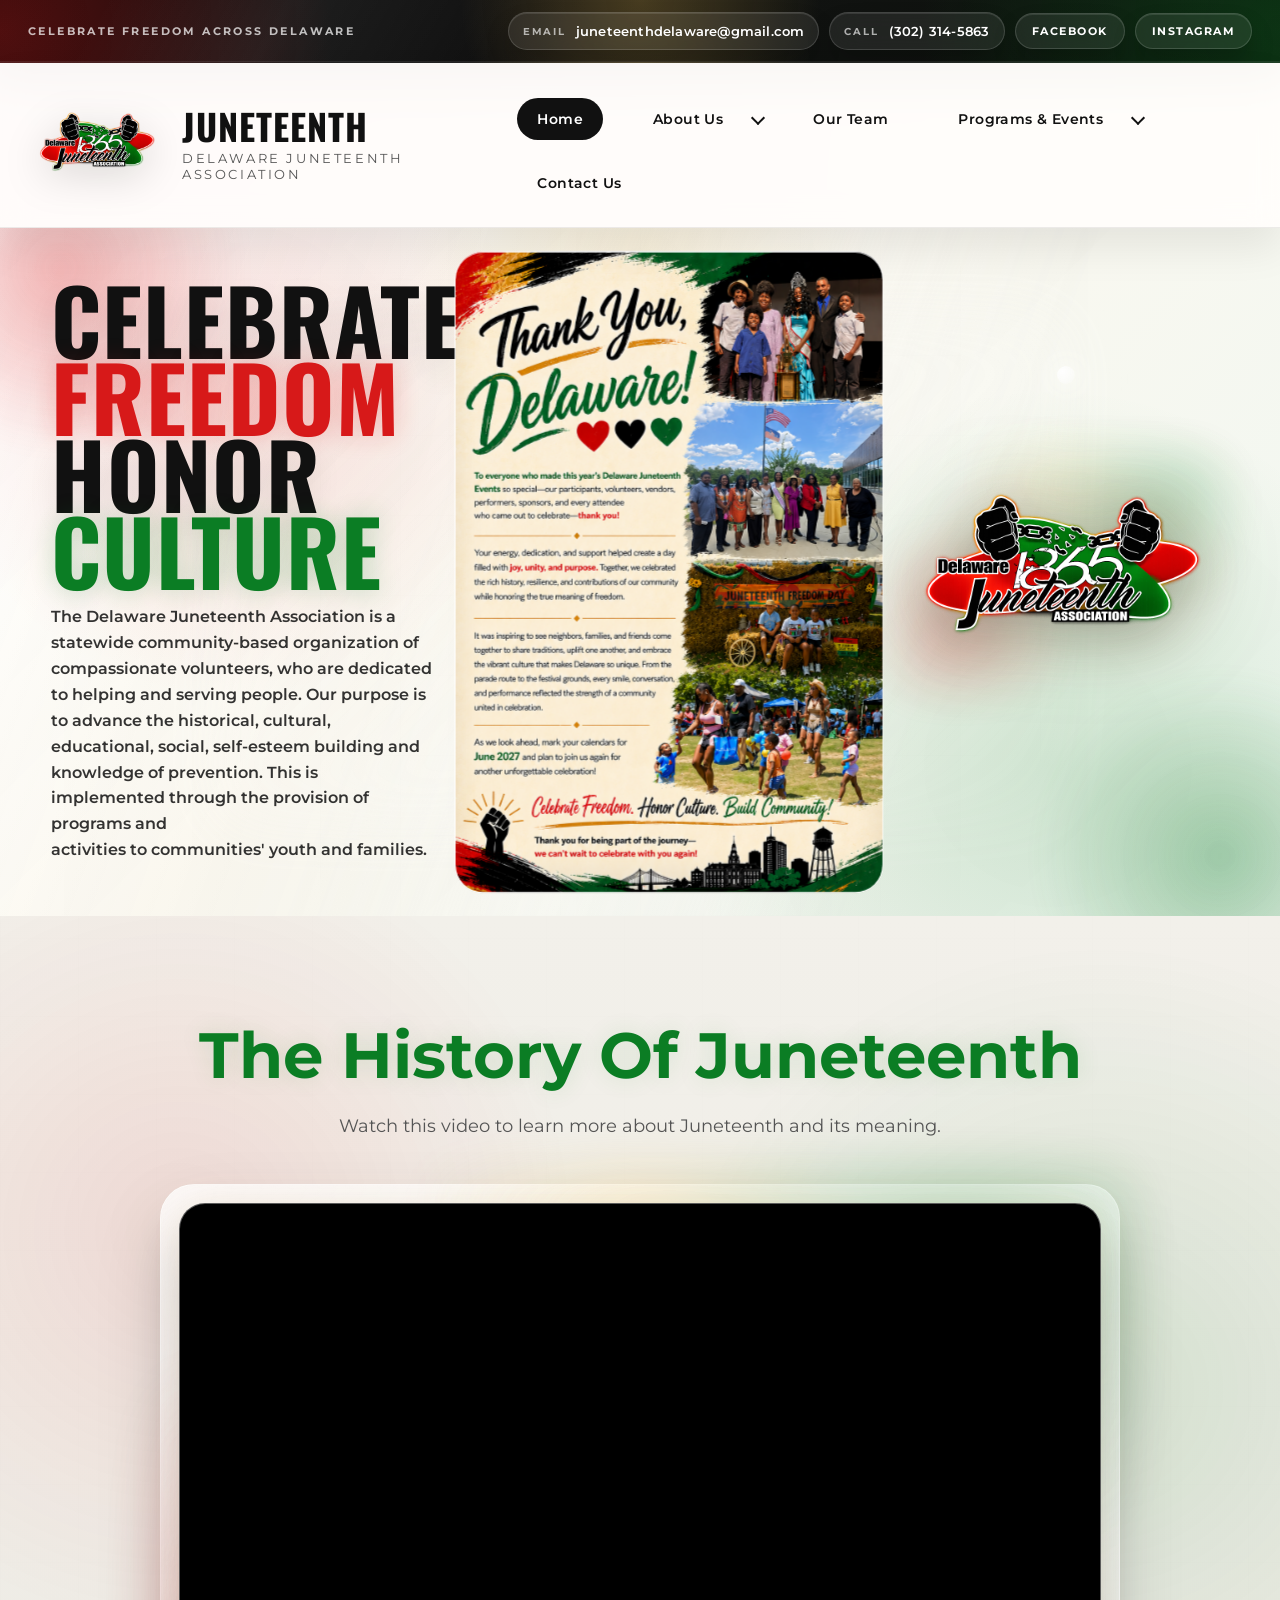
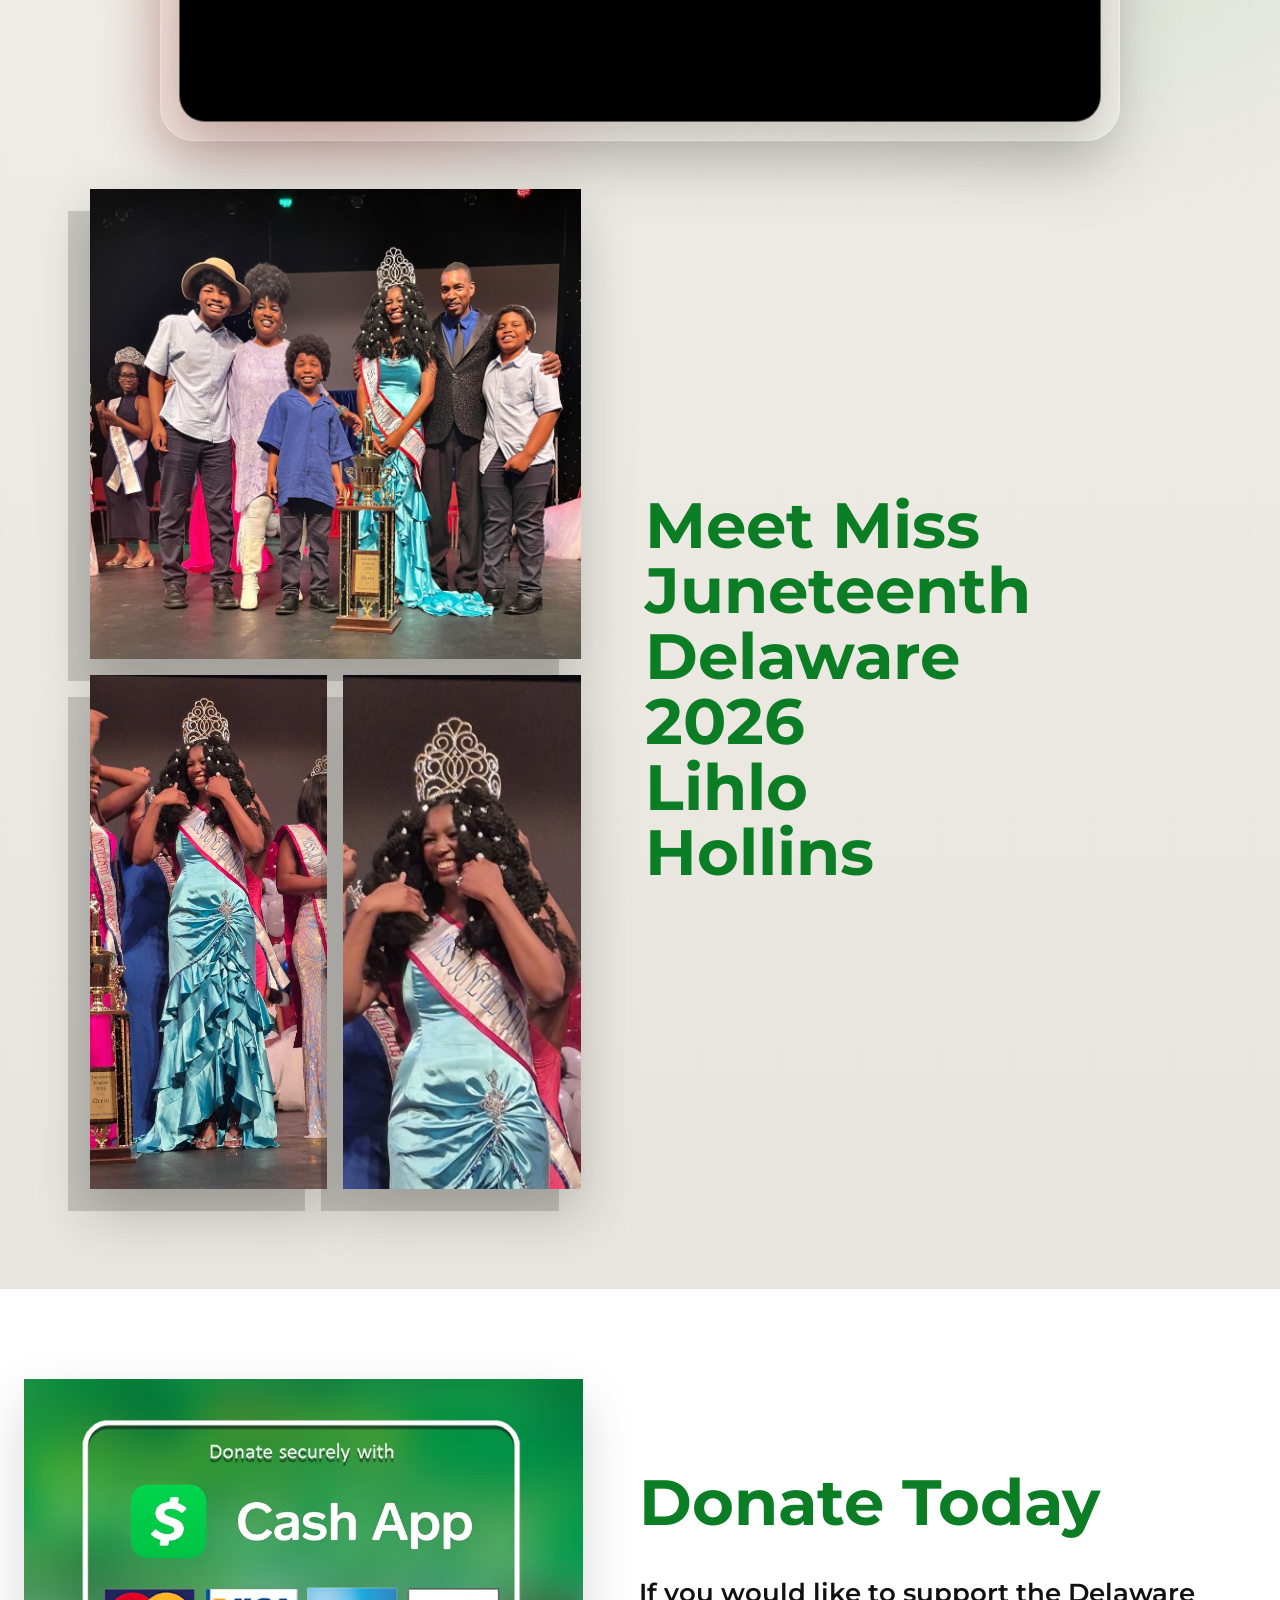
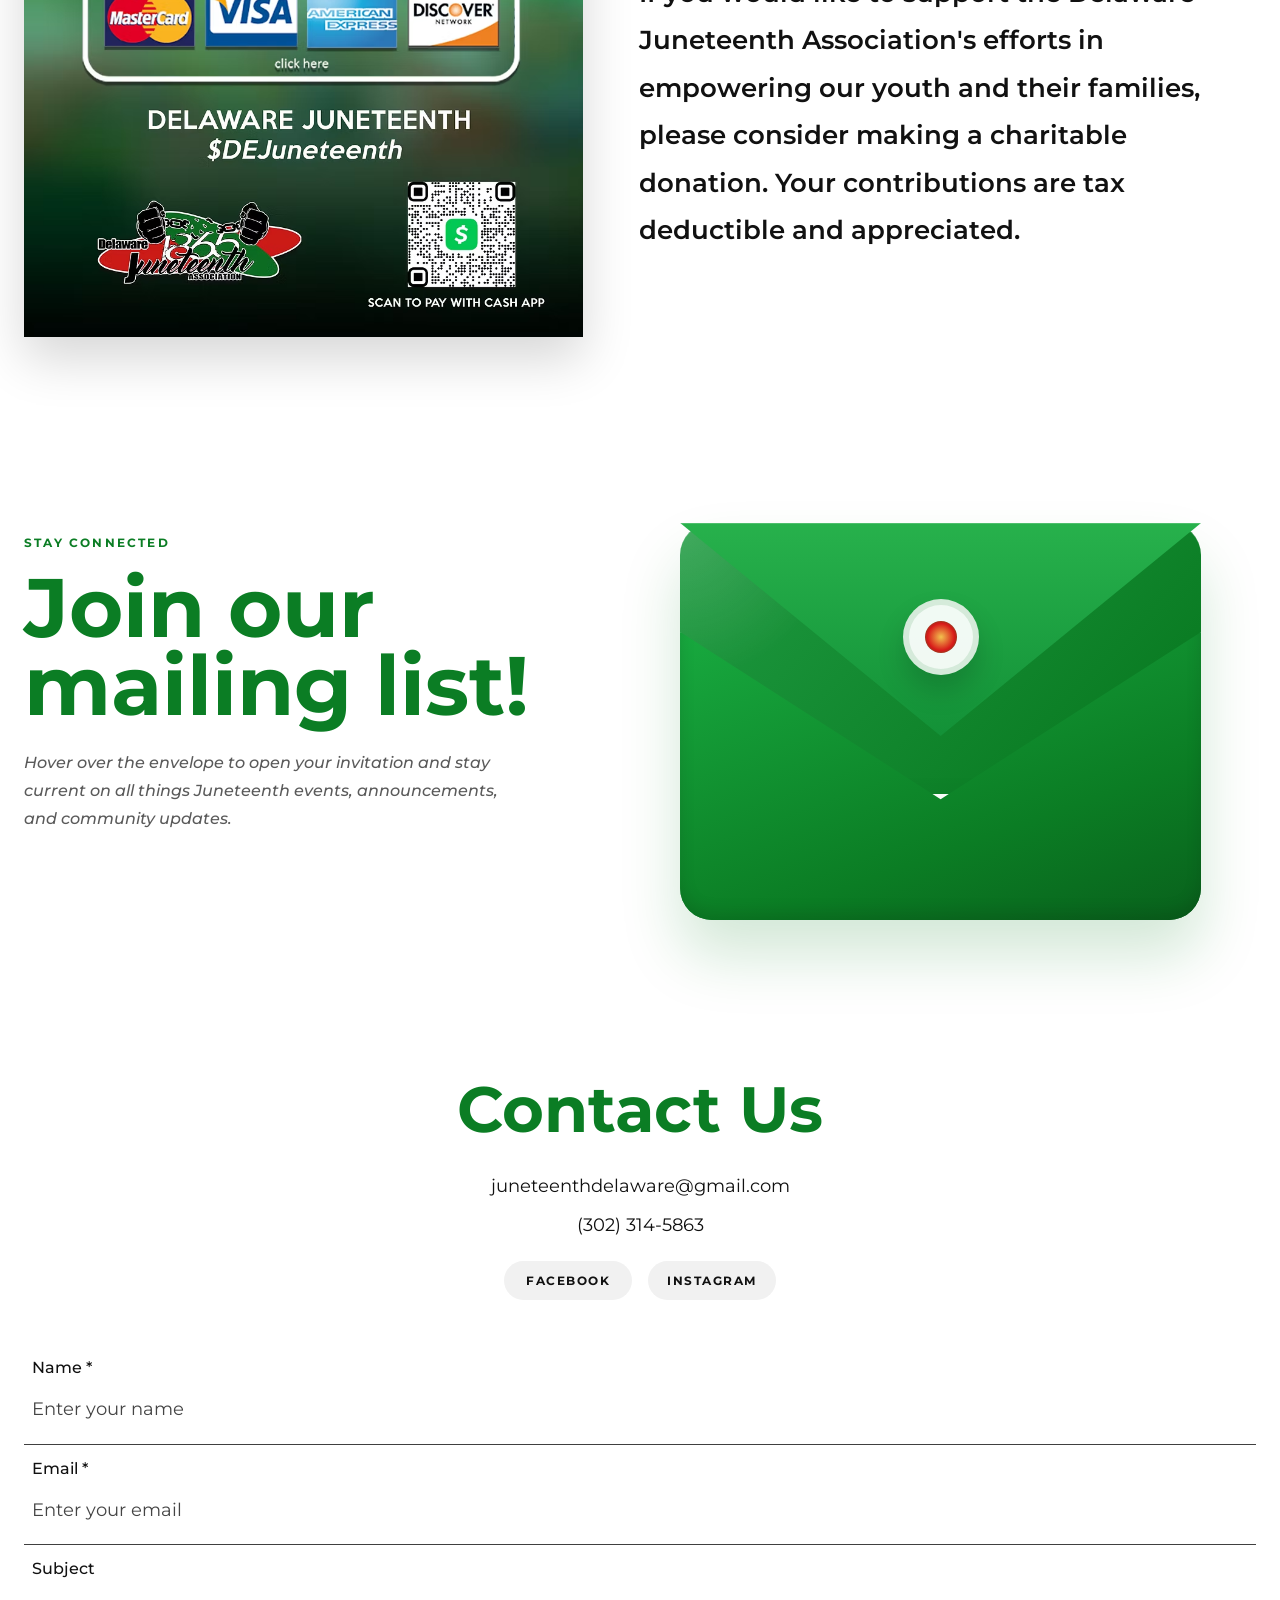
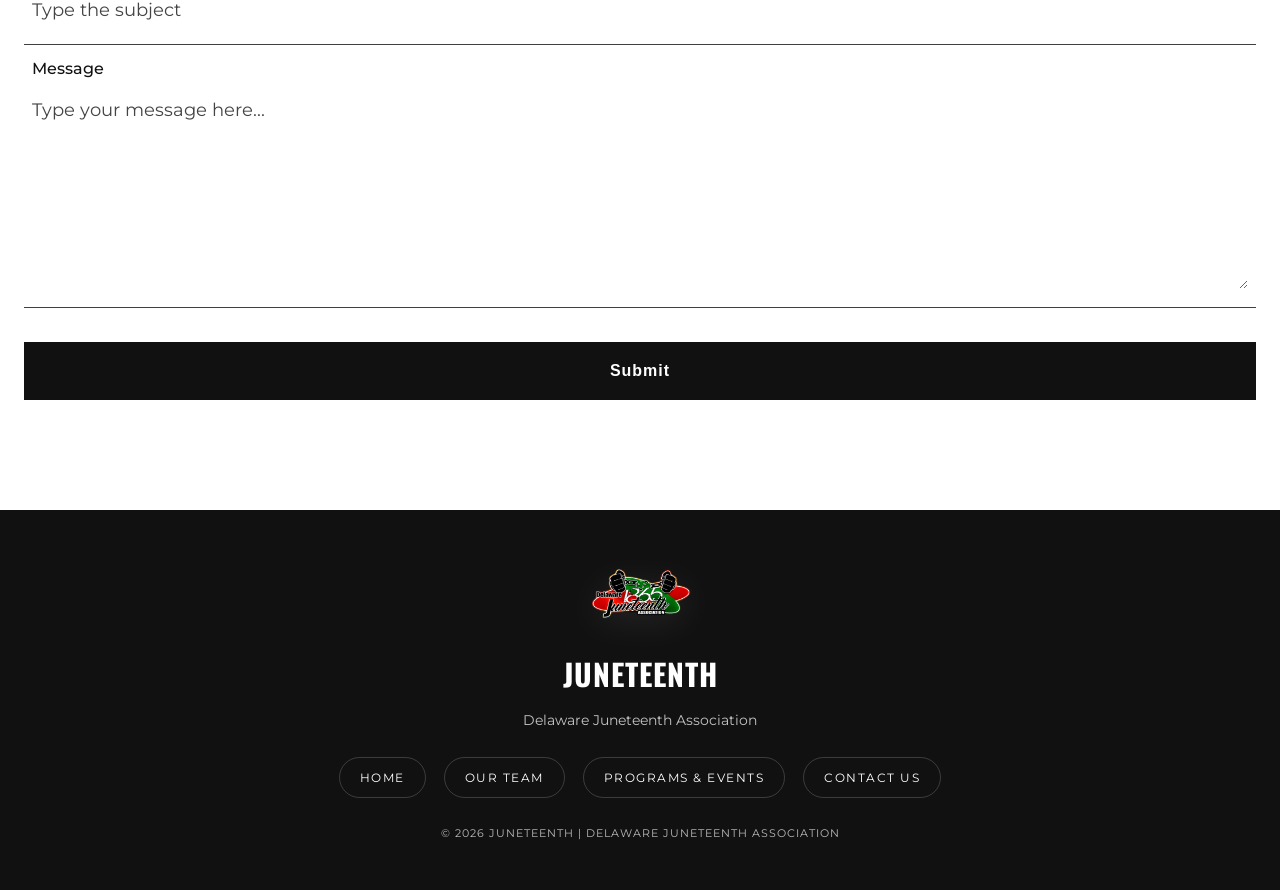
<file: index.html>
<!DOCTYPE html>
<html lang="en">
<head>
  <meta charset="UTF-8" />
  <meta name="viewport" content="width=device-width, initial-scale=1.0" />
  <title>JUNETEENTH | Home</title>

  <link rel="preconnect" href="https://fonts.googleapis.com">
  <link rel="preconnect" href="https://fonts.gstatic.com" crossorigin>
  <link href="https://fonts.googleapis.com/css2?family=Oswald:wght@400;500;600&family=Montserrat:wght@300;400;500;600;700&display=swap" rel="stylesheet">
  <link rel="stylesheet" href="styles.css">
</head>
<body class="home-page">

  <div class="topbar">
    <div class="topbar-inner">
      <p class="topbar-copy">Celebrate freedom across Delaware</p>

      <div class="topbar-links">
        <a href="mailto:juneteenthdelaware@gmail.com" class="topbar-pill">
          <span class="topbar-label">Email</span>
          <span class="topbar-value">juneteenthdelaware@gmail.com</span>
        </a>
        <a href="tel:13023145863" class="topbar-pill">
          <span class="topbar-label">Call</span>
          <span class="topbar-value">(302) 314-5863</span>
        </a>
        <a href="https://www.facebook.com/delawarejuneteenthassociation/" class="topbar-pill topbar-social" target="_blank" rel="noreferrer noopener">Facebook</a>
        <a href="https://www.instagram.com/delawarejuneteenthassociation" class="topbar-pill topbar-social" target="_blank" rel="noreferrer noopener">Instagram</a>
      </div>
    </div>
  </div>

  <nav>
    <div class="nav-inner">
      <div class="brand">
        <img src="images/juneteenth-logo.png" alt="Juneteenth logo" class="brand-logo">
        <div class="brand-text">
          <h1>JUNETEENTH</h1>
          <p>Delaware Juneteenth Association</p>
        </div>
      </div>

      <ul class="nav-links">
        <li><a href="index.html" class="active">Home</a></li>
        <li class="nav-dropdown">
          <details class="nav-dropdown-details">
            <summary class="nav-dropdown-toggle">
              <a href="about.html">About Us</a>
            </summary>
            <div class="nav-dropdown-menu">
              <a href="about.html">About Us</a>
              <a href="donate.html">Donate</a>
            </div>
          </details>
        </li>
        <li><a href="team.html">Our Team</a></li>
        <li class="nav-dropdown">
          <details class="nav-dropdown-details nav-dropdown-wide">
            <summary class="nav-dropdown-toggle">
              <a href="programs.html">Programs &amp; Events</a>
            </summary>
            <div class="nav-dropdown-menu">
              <a href="upcoming-events.html">Upcoming Events</a>
              <a href="juneteenth-flag-raising-ceremony.html">Juneteenth Flag Raising Ceremony</a>
              <a href="freedom-parade-festival.html">Freedom Parade &amp; Festival</a>
              <a href="juneteenth-observance-service.html">Juneteenth Observance Service</a>
              <a href="annual-juneteenth-pageant.html">Family Enrichment Program &amp; Pageant</a>
              <a href="male-talent-showcase.html">Male Talent Showcase</a>
            </div>
          </details>
        </li>
        <li><a href="contact.html">Contact Us</a></li>
      </ul>
    </div>
  </nav>

  <section class="hero" data-hero-scene>
    <div class="hero-aurora hero-aurora-red" aria-hidden="true"></div>
    <div class="hero-aurora hero-aurora-gold" aria-hidden="true"></div>
    <div class="hero-aurora hero-aurora-green" aria-hidden="true"></div>
    <div class="hero-grid-glow" aria-hidden="true"></div>
    <span class="hero-orb hero-orb-one" aria-hidden="true"></span>
    <span class="hero-orb hero-orb-two" aria-hidden="true"></span>
    <span class="hero-orb hero-orb-three" aria-hidden="true"></span>

    <div class="hero-content" id="about-us" data-tilt-layer data-tilt-depth="0.18">
      <h2>
        Celebrate <span class="red">Freedom</span><br>
        Honor<br>
        <span class="green">Culture</span>
      </h2>

      <div class="hero-about">
        The Delaware Juneteenth Association is a statewide community-based organization
        of compassionate volunteers, who are dedicated to helping and serving people. Our purpose
        is to advance the historical, cultural, educational, social, self-esteem building and
        knowledge of prevention. This is implemented through the provision of programs and
        <span class="hero-about-last-line">activities to communities' youth and families.</span>
      </div>
    </div>

    <div class="home-slider hero-slider" aria-label="Delaware Juneteenth thank you flyer">
      <div class="home-slider-shell" data-tilt-layer data-tilt-depth="0.52">
        <div class="home-slider-track">
          <article class="home-slide is-active" data-slide aria-hidden="false">
            <div class="home-slide-backdrop" aria-hidden="true">
              <img src="images/delaware-juneteenth-thank-you-2026.png" alt="">
            </div>

            <div class="home-slide-content">
              <div class="home-slide-poster">
                <img src="images/delaware-juneteenth-thank-you-2026.png" alt="Thank you Delaware flyer celebrating the 2026 Delaware Juneteenth events and inviting the community to June 2027">
              </div>
            </div>
          </article>
        </div>
      </div>
    </div>

    <div class="hero-logo-wrap">
      <div class="hero-logo-card" data-tilt-layer data-tilt-depth="0.3">
        <img src="images/juneteenth-logo.png" alt="Delaware Juneteenth Association logo">
      </div>
    </div>
  </section>

  <section class="history-section">
    <div class="history-container">
      <div class="history-heading">
        <h3>The History Of Juneteenth</h3>
        <p>Watch this video to learn more about Juneteenth and its meaning.</p>
      </div>

      <div class="history-video-shell">
        <div class="history-video">
          <iframe
            src="https://www.youtube.com/embed/cVL3lMiaXOw?rel=0"
            title="Delaware Juneteenth Association video"
            loading="lazy"
            allow="accelerometer; autoplay; clipboard-write; encrypted-media; gyroscope; picture-in-picture; web-share"
            referrerpolicy="strict-origin-when-cross-origin"
            allowfullscreen>
          </iframe>
        </div>
      </div>

      <div class="history-feature">
        <div class="history-feature-media history-feature-gallery">
          <img
            src="images/lihlo-hollins-2026-family.jpeg"
            alt="Miss Juneteenth Delaware 2026 Lihlo Hollins with family and trophy"
            class="history-feature-photo history-feature-photo-wide"
          >
          <img
            src="images/lihlo-hollins-2026-full.jpeg"
            alt="Miss Juneteenth Delaware 2026 Lihlo Hollins wearing her crown and sash"
            class="history-feature-photo history-feature-photo-full"
          >
          <img
            src="images/lihlo-hollins-2026-crowned.jpeg"
            alt="Miss Juneteenth Delaware 2026 Lihlo Hollins crowned on stage"
            class="history-feature-photo"
          >
        </div>

        <div class="history-feature-copy">
          <h4>
            <span>Meet Miss</span>
            <span>Juneteenth</span>
            <span>Delaware</span>
            <span>2026</span>
            <span>Lihlo</span>
            <span>Hollins</span>
          </h4>
        </div>
      </div>
    </div>
  </section>

  <section class="donate-section">
    <div class="donate-container">
      <div class="donate-media">
        <img
          src="images/cashapp-juneteenth.avif"
          alt="Cash App donation image for the Delaware Juneteenth Association"
        >
      </div>

      <div class="donate-copy">
        <h3>Donate Today</h3>
        <p>
          If you would like to support the Delaware Juneteenth Association's efforts in
          empowering our youth and their families, please consider making a charitable donation.
          Your contributions are tax deductible and appreciated.
        </p>
      </div>
    </div>
  </section>

  <section class="mailing-list-section">
    <div class="mailing-list-shell">
      <div class="mailing-list-copy">
        <p class="mailing-list-kicker">Stay Connected</p>
        <h3>Join our mailing list!</h3>
        <p>
          Hover over the envelope to open your invitation and stay current on all things
          Juneteenth events, announcements, and community updates.
        </p>
      </div>

      <div class="mailing-envelope-stage">
        <div
          class="mailing-envelope"
          tabindex="0"
          aria-label="Open the mailing list envelope to reveal the join link"
        >
          <div class="mailing-envelope-shadow" aria-hidden="true"></div>
          <div class="mailing-envelope-back" aria-hidden="true"></div>

          <div class="mailing-envelope-pocket">
            <div class="mailing-letter">
              <p class="mailing-letter-kicker">Delaware Juneteenth Association</p>
              <h4>Stay Connected.</h4>
              <p>
                Get Juneteenth news, event reminders, and community updates delivered to your inbox.
              </p>
              <a
                href="https://docs.google.com/forms/d/e/1FAIpQLSeYj9VYcBg9hyM3JAL9vJpAzfk_xQi5cP5u2POGXZw5I4Efug/viewform"
                class="mailing-list-button"
                target="_blank"
                rel="noreferrer noopener"
              >
                Join
              </a>
            </div>
          </div>

          <div class="mailing-envelope-front" aria-hidden="true"></div>
          <div class="mailing-envelope-flap" aria-hidden="true"></div>
          <div class="mailing-envelope-seal" aria-hidden="true"></div>
        </div>
      </div>
    </div>
  </section>

  <section class="home-contact-section">
    <div class="home-contact-container">
      <div class="home-contact-header">
        <h3>Contact Us</h3>
        <a href="mailto:juneteenthdelaware@gmail.com" class="home-contact-link">
          juneteenthdelaware@gmail.com
        </a>
        <a href="tel:13023145863" class="home-contact-link">
          (302) 314-5863
        </a>

        <div class="home-contact-socials">
          <a href="https://www.facebook.com/delawarejuneteenthassociation/" class="home-contact-social" target="_blank" rel="noreferrer noopener">Facebook</a>
          <a href="https://www.instagram.com/delawarejuneteenthassociation" class="home-contact-social" target="_blank" rel="noreferrer noopener">Instagram</a>
        </div>
      </div>

      <form class="home-contact-form" data-contact-form data-contact-email="juneteenthdelaware@gmail.com">
        <label class="home-contact-field">
          <span>Name *</span>
          <input type="text" name="name" placeholder="Enter your name" required>
        </label>

        <label class="home-contact-field">
          <span>Email *</span>
          <input type="email" name="email" placeholder="Enter your email" required>
        </label>

        <label class="home-contact-field">
          <span>Subject</span>
          <input type="text" name="subject" placeholder="Type the subject">
        </label>

        <label class="home-contact-field">
          <span>Message</span>
          <textarea name="message" rows="6" placeholder="Type your message here..."></textarea>
        </label>

        <button type="submit" class="home-contact-submit">Submit</button>
      </form>
    </div>
  </section>

  <footer>
    <img src="images/juneteenth-logo.png" alt="Juneteenth footer logo" class="footer-logo">
    <h6>JUNETEENTH</h6>
    <p>Delaware Juneteenth Association</p>

    <div class="footer-links">
      <a href="index.html">Home</a>
      <a href="team.html">Our Team</a>
      <a href="programs.html">Programs &amp; Events</a>
      <a href="contact.html">Contact Us</a>
    </div>

    <div class="copyright">
      &copy; 2026 JUNETEENTH | Delaware Juneteenth Association
    </div>
  </footer>

  <script src="script.js"></script>
</body>
</html>
</file>
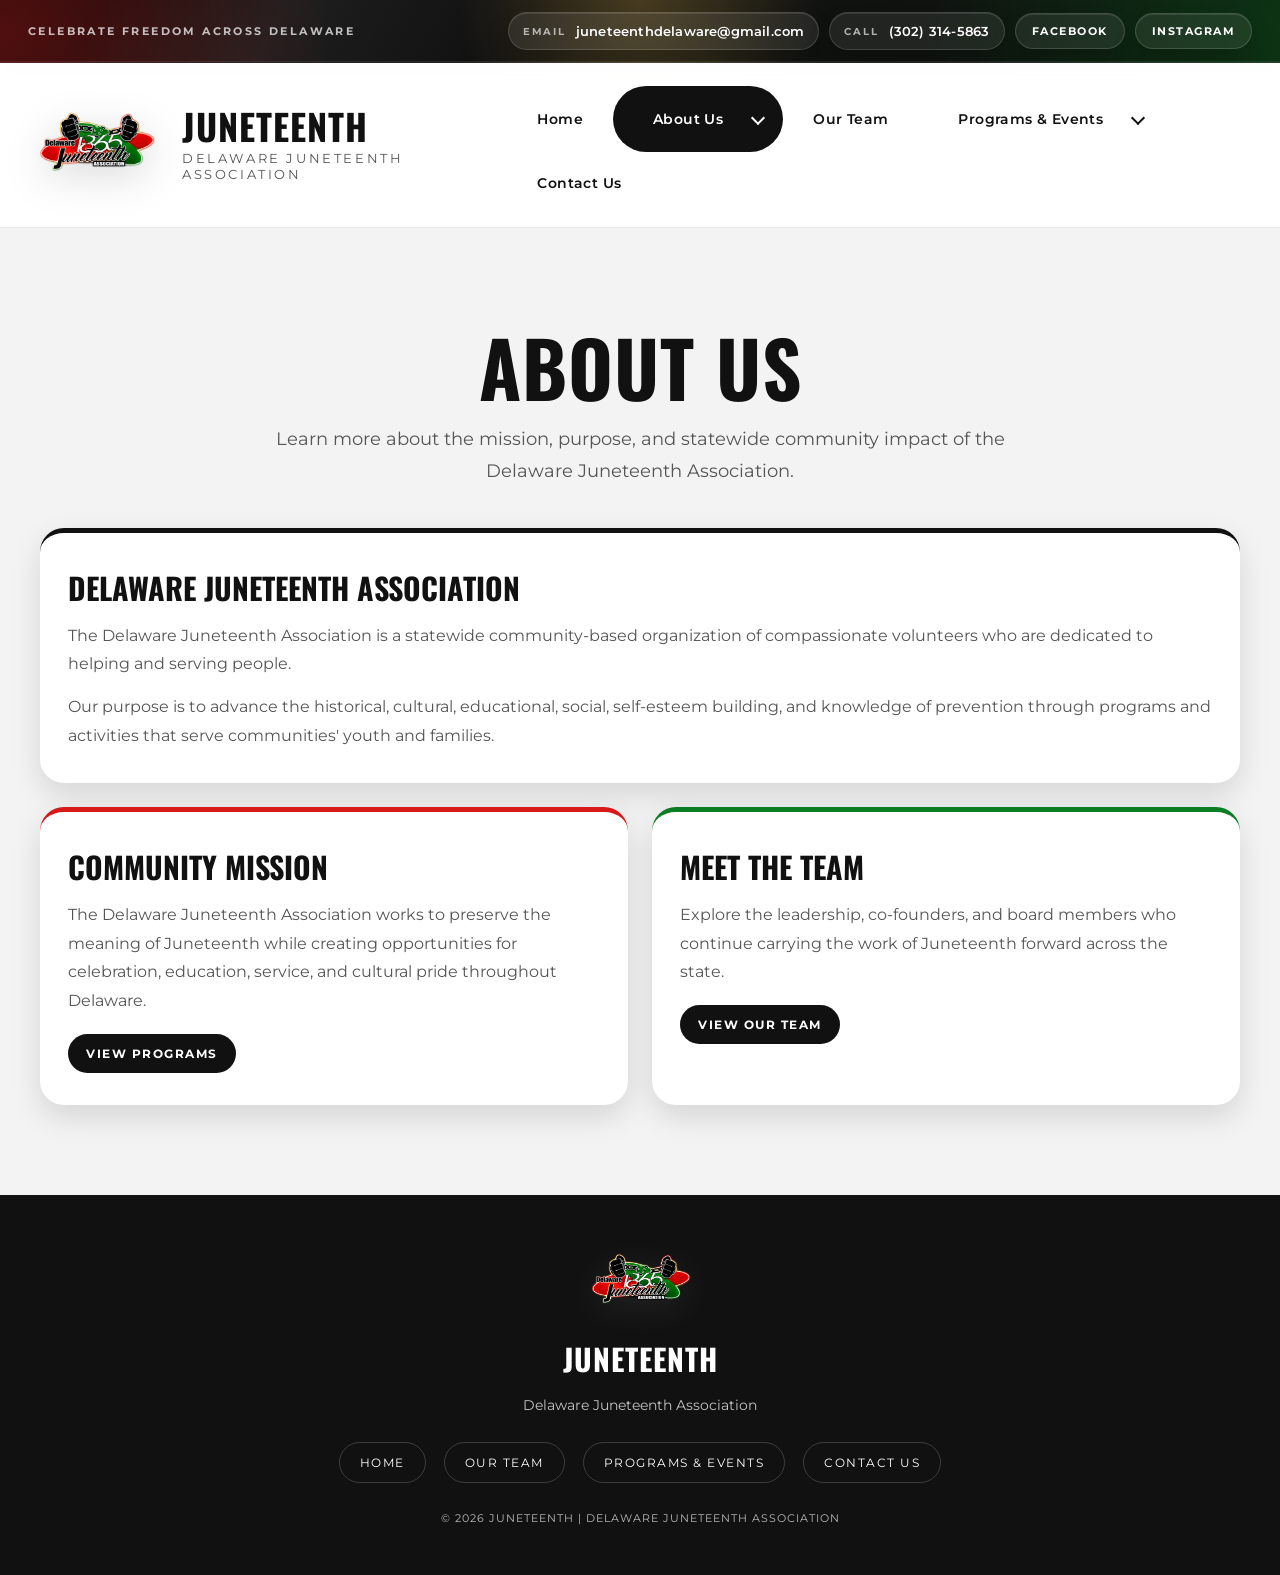
<file: about.html>
<!DOCTYPE html>
<html lang="en">
<head>
  <meta charset="UTF-8" />
  <meta name="viewport" content="width=device-width, initial-scale=1.0" />
  <title>JUNETEENTH | About Us</title>

  <link rel="preconnect" href="https://fonts.googleapis.com">
  <link rel="preconnect" href="https://fonts.gstatic.com" crossorigin>
  <link href="https://fonts.googleapis.com/css2?family=Oswald:wght@400;500;600&family=Montserrat:wght@300;400;500;600;700&display=swap" rel="stylesheet">
  <link rel="stylesheet" href="styles.css">
</head>
<body>

  <div class="topbar">
    <div class="topbar-inner">
      <p class="topbar-copy">Celebrate freedom across Delaware</p>

      <div class="topbar-links">
        <a href="mailto:juneteenthdelaware@gmail.com" class="topbar-pill">
          <span class="topbar-label">Email</span>
          <span class="topbar-value">juneteenthdelaware@gmail.com</span>
        </a>
        <a href="tel:13023145863" class="topbar-pill">
          <span class="topbar-label">Call</span>
          <span class="topbar-value">(302) 314-5863</span>
        </a>
        <a href="#" class="topbar-pill topbar-social">Facebook</a>
        <a href="#" class="topbar-pill topbar-social">Instagram</a>
      </div>
    </div>
  </div>

  <nav>
    <div class="nav-inner">
      <div class="brand">
        <img src="images/juneteenth-logo.png" alt="Juneteenth logo" class="brand-logo">
        <div class="brand-text">
          <h1>JUNETEENTH</h1>
          <p>Delaware Juneteenth Association</p>
        </div>
      </div>

      <ul class="nav-links">
        <li><a href="index.html">Home</a></li>
        <li class="nav-dropdown">
          <details class="nav-dropdown-details nav-current">
            <summary class="nav-dropdown-toggle">
              <a href="about.html">About Us</a>
            </summary>
            <div class="nav-dropdown-menu">
              <a href="about.html" class="active">About Us</a>
              <a href="donate.html">Donate</a>
            </div>
          </details>
        </li>
        <li><a href="team.html">Our Team</a></li>
        <li class="nav-dropdown">
          <details class="nav-dropdown-details nav-dropdown-wide">
            <summary class="nav-dropdown-toggle">
              <a href="programs.html">Programs &amp; Events</a>
            </summary>
            <div class="nav-dropdown-menu">
              <a href="upcoming-events.html">Upcoming Events</a>
              <a href="juneteenth-flag-raising-ceremony.html">Juneteenth Flag Raising Ceremony</a>
              <a href="freedom-parade-festival.html">Freedom Parade &amp; Festival</a>
              <a href="juneteenth-observance-service.html">Juneteenth Observance Service</a>
              <a href="annual-juneteenth-pageant.html">Family Enrichment Program &amp; Pageant</a>
              <a href="male-talent-showcase.html">Male Talent Showcase</a>
            </div>
          </details>
        </li>
        <li><a href="contact.html">Contact Us</a></li>
      </ul>
    </div>
  </nav>

  <section class="page-hero">
    <h2>About Us</h2>
    <p>
      Learn more about the mission, purpose, and statewide community impact of the Delaware
      Juneteenth Association.
    </p>
  </section>

  <section class="page-section">
    <div class="page-grid">
      <article class="page-panel page-panel-wide">
        <h3>Delaware Juneteenth Association</h3>
        <p>
          The Delaware Juneteenth Association is a statewide community-based organization
          of compassionate volunteers who are dedicated to helping and serving people.
        </p>
        <p>
          Our purpose is to advance the historical, cultural, educational, social, self-esteem
          building, and knowledge of prevention through programs and activities that serve
          communities' youth and families.
        </p>
      </article>

      <article class="page-panel">
        <h3>Community Mission</h3>
        <p>
          The Delaware Juneteenth Association works to preserve the meaning of Juneteenth while creating opportunities for
          celebration, education, service, and cultural pride throughout Delaware.
        </p>
        <a href="programs.html" class="page-link-button">View Programs</a>
      </article>

      <article class="page-panel">
        <h3>Meet The Team</h3>
        <p>
          Explore the leadership, co-founders, and board members who continue carrying the work of
          Juneteenth forward across the state.
        </p>
        <a href="team.html" class="page-link-button">View Our Team</a>
      </article>
    </div>
  </section>

  <footer>
    <img src="images/juneteenth-logo.png" alt="Juneteenth footer logo" class="footer-logo">
    <h6>JUNETEENTH</h6>
    <p>Delaware Juneteenth Association</p>

    <div class="footer-links">
      <a href="index.html">Home</a>
      <a href="team.html">Our Team</a>
      <a href="programs.html">Programs &amp; Events</a>
      <a href="contact.html">Contact Us</a>
    </div>

    <div class="copyright">
      &copy; 2026 JUNETEENTH | Delaware Juneteenth Association
    </div>
  </footer>

  <script src="script.js"></script>

</body>
</html>
</file>
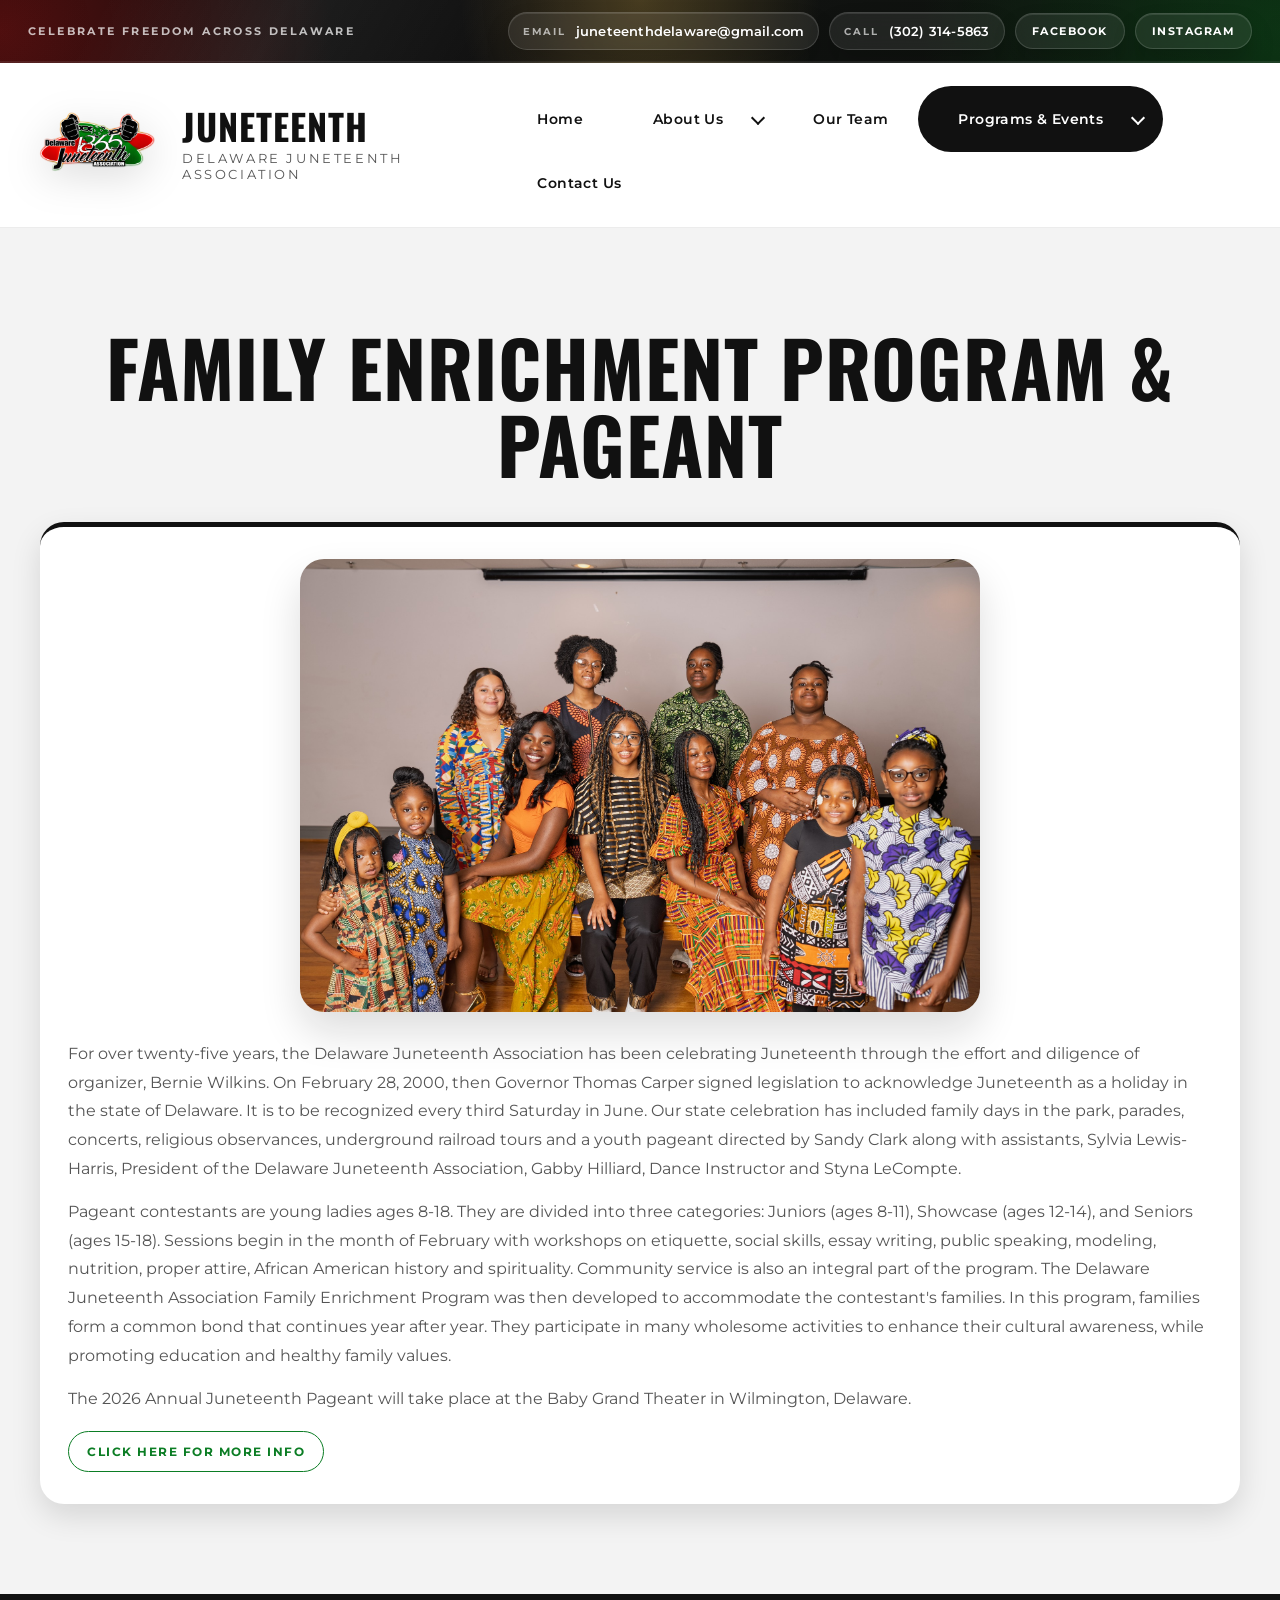
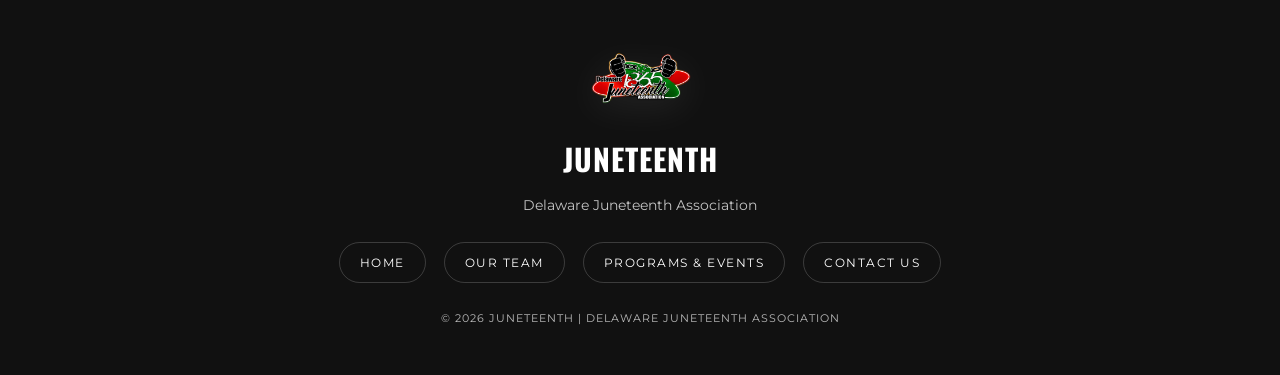
<file: annual-juneteenth-pageant.html>
<!DOCTYPE html>
<html lang="en">
<head>
  <meta charset="UTF-8" />
  <meta name="viewport" content="width=device-width, initial-scale=1.0" />
  <title>JUNETEENTH | Family Enrichment Program &amp; Pageant</title>

  <link rel="preconnect" href="https://fonts.googleapis.com">
  <link rel="preconnect" href="https://fonts.gstatic.com" crossorigin>
  <link href="https://fonts.googleapis.com/css2?family=Oswald:wght@400;500;600&family=Montserrat:wght@300;400;500;600;700&display=swap" rel="stylesheet">
  <link rel="stylesheet" href="styles.css">
</head>
<body>

  <div class="topbar">
    <div class="topbar-inner">
      <p class="topbar-copy">Celebrate freedom across Delaware</p>

      <div class="topbar-links">
        <a href="mailto:juneteenthdelaware@gmail.com" class="topbar-pill">
          <span class="topbar-label">Email</span>
          <span class="topbar-value">juneteenthdelaware@gmail.com</span>
        </a>
        <a href="tel:13023145863" class="topbar-pill">
          <span class="topbar-label">Call</span>
          <span class="topbar-value">(302) 314-5863</span>
        </a>
        <a href="https://www.facebook.com/delawarejuneteenthassociation/" class="topbar-pill topbar-social" target="_blank" rel="noreferrer noopener">Facebook</a>
        <a href="https://www.instagram.com/delawarejuneteenthassociation" class="topbar-pill topbar-social" target="_blank" rel="noreferrer noopener">Instagram</a>
      </div>
    </div>
  </div>

  <nav>
    <div class="nav-inner">
      <div class="brand">
        <img src="images/juneteenth-logo.png" alt="Juneteenth logo" class="brand-logo">
        <div class="brand-text">
          <h1>JUNETEENTH</h1>
          <p>Delaware Juneteenth Association</p>
        </div>
      </div>

      <ul class="nav-links">
        <li><a href="index.html">Home</a></li>
        <li class="nav-dropdown">
          <details class="nav-dropdown-details">
            <summary class="nav-dropdown-toggle">
              <a href="about.html">About Us</a>
            </summary>
            <div class="nav-dropdown-menu">
              <a href="about.html">About Us</a>
              <a href="donate.html">Donate</a>
            </div>
          </details>
        </li>
        <li><a href="team.html">Our Team</a></li>
        <li class="nav-dropdown">
          <details class="nav-dropdown-details nav-dropdown-wide nav-current">
            <summary class="nav-dropdown-toggle">
              <a href="programs.html">Programs &amp; Events</a>
            </summary>
            <div class="nav-dropdown-menu">
              <a href="upcoming-events.html">Upcoming Events</a>
              <a href="juneteenth-flag-raising-ceremony.html">Juneteenth Flag Raising Ceremony</a>
              <a href="freedom-parade-festival.html">Freedom Parade &amp; Festival</a>
              <a href="juneteenth-observance-service.html">Juneteenth Observance Service</a>
              <a href="annual-juneteenth-pageant.html" class="active">Family Enrichment Program &amp; Pageant</a>
              <a href="male-talent-showcase.html">Male Talent Showcase</a>
            </div>
          </details>
        </li>
        <li><a href="contact.html">Contact Us</a></li>
      </ul>
    </div>
  </nav>

  <section class="page-hero">
    <h2>Family Enrichment Program &amp; Pageant</h2>
  </section>

  <section class="page-section">
    <div class="page-grid">
      <article class="page-panel page-panel-wide">
        <div class="program-feature-image">
          <img
            src="images/fam-enrich-program.jpg"
            alt="Family Enrichment Program and Pageant participants posing together"
          >
        </div>

        <p>
          For over twenty-five years, the Delaware Juneteenth Association has been
          celebrating Juneteenth through the effort and diligence of organizer, Bernie Wilkins.
          On February 28, 2000, then Governor Thomas Carper signed legislation to acknowledge
          Juneteenth as a holiday in the state of Delaware. It is to be recognized every third
          Saturday in June. Our state celebration has included family days in the park, parades,
          concerts, religious observances, underground railroad tours and a youth pageant directed
          by Sandy Clark along with assistants, Sylvia Lewis-Harris, President of the Delaware Juneteenth Association, Gabby
          Hilliard, Dance Instructor and Styna LeCompte.
        </p>

        <p>
          Pageant contestants are young ladies ages 8-18. They are divided into three categories:
          Juniors (ages 8-11), Showcase (ages 12-14), and Seniors (ages 15-18). Sessions begin in
          the month of February with workshops on etiquette, social skills, essay writing, public
          speaking, modeling, nutrition, proper attire, African American history and spirituality.
          Community service is also an integral part of the program. The Delaware Juneteenth
          Association Family Enrichment Program was then developed to accommodate the
          contestant's families. In this program, families form a common bond that continues year
          after year. They participate in many wholesome activities to enhance their cultural
          awareness, while promoting education and healthy family values.
        </p>

        <p>
          The 2026 Annual Juneteenth Pageant will take place at the Baby Grand Theater in
          Wilmington, Delaware.
        </p>

        <a
          href="https://docs.google.com/forms/d/e/1FAIpQLScWO10yL6cQkDjANYcASS5XyXZDt2NhRfNSkiwHMCeZ8ErZTw/viewform"
          class="page-link-button page-link-button-outline"
          target="_blank"
          rel="noreferrer noopener"
        >
          Click Here For More Info
        </a>
      </article>
    </div>
  </section>

  <footer>
    <img src="images/juneteenth-logo.png" alt="Juneteenth footer logo" class="footer-logo">
    <h6>JUNETEENTH</h6>
    <p>Delaware Juneteenth Association</p>

    <div class="footer-links">
      <a href="index.html">Home</a>
      <a href="team.html">Our Team</a>
      <a href="programs.html">Programs &amp; Events</a>
      <a href="contact.html">Contact Us</a>
    </div>

    <div class="copyright">
      &copy; 2026 JUNETEENTH | Delaware Juneteenth Association
    </div>
  </footer>

  <script src="script.js"></script>

</body>
</html>
</file>
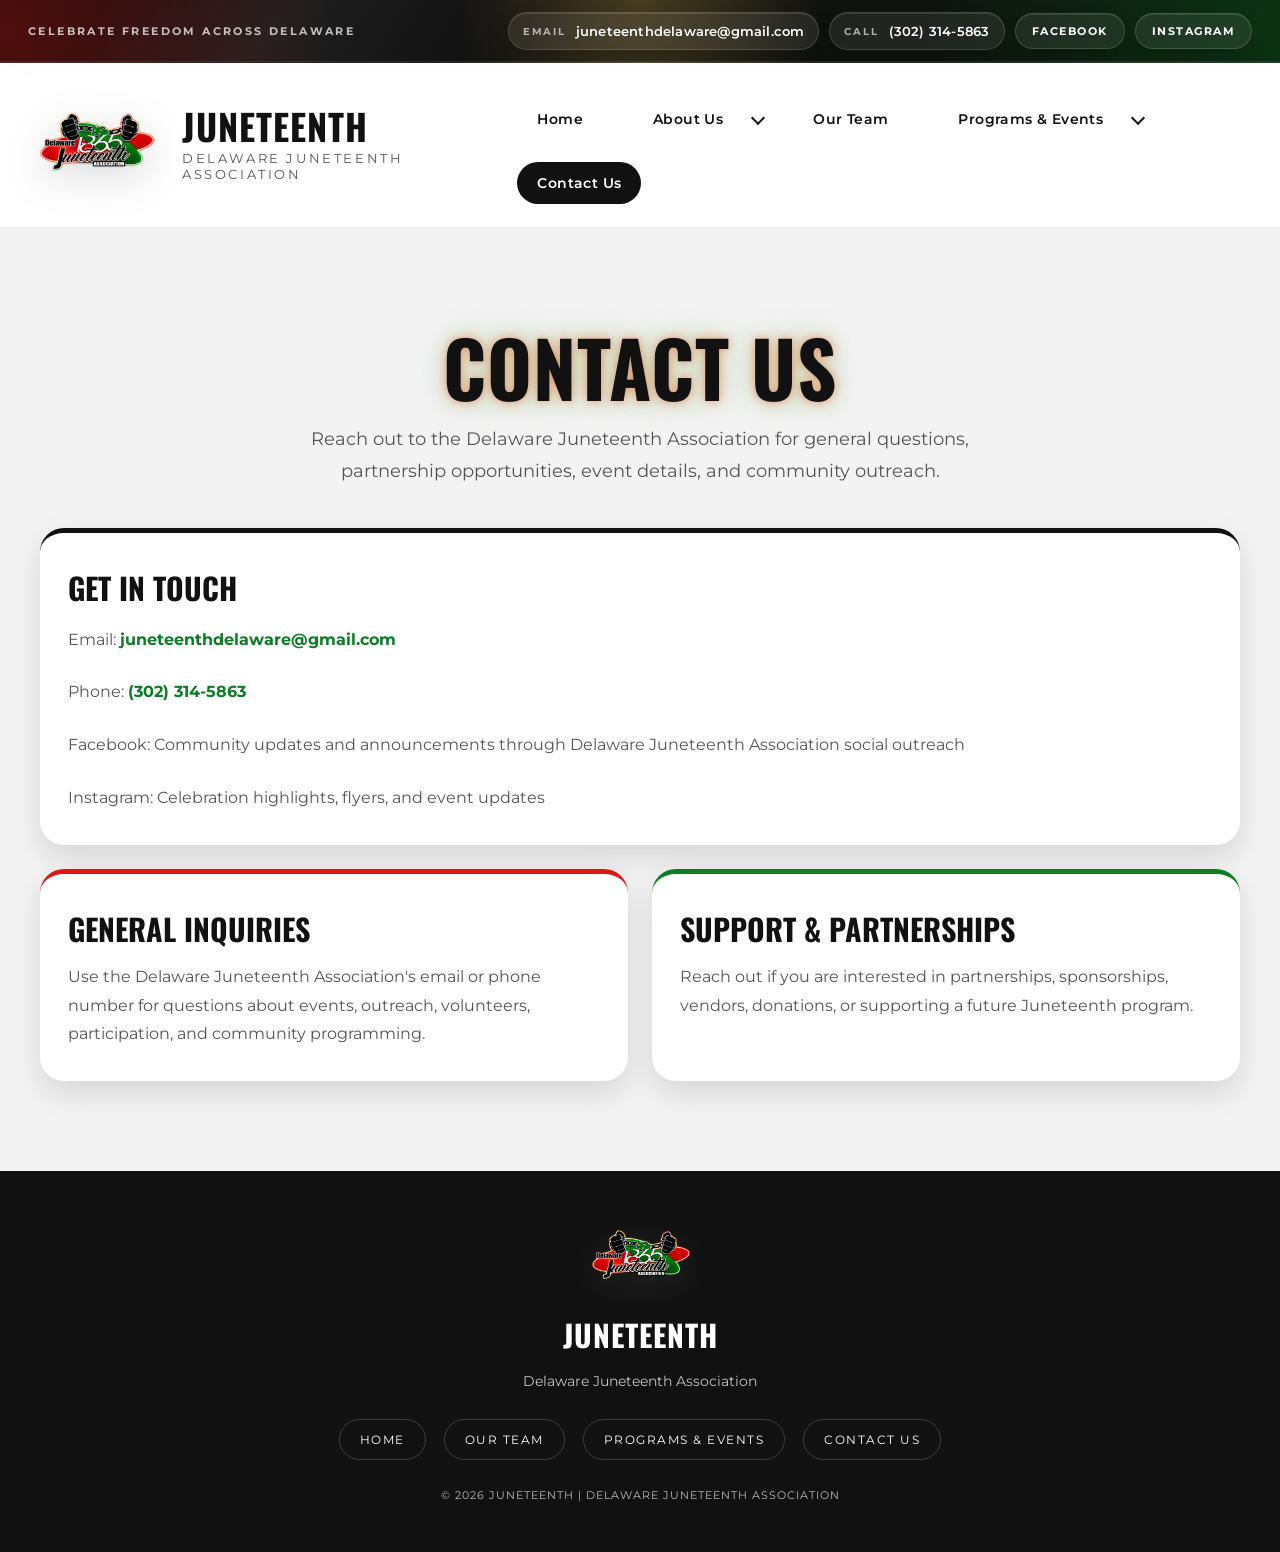
<file: contact.html>
<!DOCTYPE html>
<html lang="en">
<head>
  <meta charset="UTF-8" />
  <meta name="viewport" content="width=device-width, initial-scale=1.0" />
  <title>JUNETEENTH | Contact Us</title>

  <link rel="preconnect" href="https://fonts.googleapis.com">
  <link rel="preconnect" href="https://fonts.gstatic.com" crossorigin>
  <link href="https://fonts.googleapis.com/css2?family=Oswald:wght@400;500;600&family=Montserrat:wght@300;400;500;600;700&display=swap" rel="stylesheet">
  <link rel="stylesheet" href="styles.css">
</head>
<body>

  <div class="topbar">
    <div class="topbar-inner">
      <p class="topbar-copy">Celebrate freedom across Delaware</p>

      <div class="topbar-links">
        <a href="mailto:juneteenthdelaware@gmail.com" class="topbar-pill">
          <span class="topbar-label">Email</span>
          <span class="topbar-value">juneteenthdelaware@gmail.com</span>
        </a>
        <a href="tel:13023145863" class="topbar-pill">
          <span class="topbar-label">Call</span>
          <span class="topbar-value">(302) 314-5863</span>
        </a>
        <a href="https://www.facebook.com/delawarejuneteenthassociation/" class="topbar-pill topbar-social" target="_blank" rel="noreferrer noopener">Facebook</a>
        <a href="https://www.instagram.com/delawarejuneteenthassociation" class="topbar-pill topbar-social" target="_blank" rel="noreferrer noopener">Instagram</a>
      </div>
    </div>
  </div>

  <nav>
    <div class="nav-inner">
      <div class="brand">
        <img src="images/juneteenth-logo.png" alt="Juneteenth logo" class="brand-logo">
        <div class="brand-text">
          <h1>JUNETEENTH</h1>
          <p>Delaware Juneteenth Association</p>
        </div>
      </div>

      <ul class="nav-links">
        <li><a href="index.html">Home</a></li>
        <li class="nav-dropdown">
          <details class="nav-dropdown-details">
            <summary class="nav-dropdown-toggle">
              <a href="about.html">About Us</a>
            </summary>
            <div class="nav-dropdown-menu">
              <a href="about.html">About Us</a>
              <a href="donate.html">Donate</a>
            </div>
          </details>
        </li>
        <li><a href="team.html">Our Team</a></li>
        <li class="nav-dropdown">
          <details class="nav-dropdown-details nav-dropdown-wide">
            <summary class="nav-dropdown-toggle">
              <a href="programs.html">Programs &amp; Events</a>
            </summary>
            <div class="nav-dropdown-menu">
              <a href="upcoming-events.html">Upcoming Events</a>
              <a href="juneteenth-flag-raising-ceremony.html">Juneteenth Flag Raising Ceremony</a>
              <a href="freedom-parade-festival.html">Freedom Parade &amp; Festival</a>
              <a href="juneteenth-observance-service.html">Juneteenth Observance Service</a>
              <a href="annual-juneteenth-pageant.html">Family Enrichment Program &amp; Pageant</a>
              <a href="male-talent-showcase.html">Male Talent Showcase</a>
            </div>
          </details>
        </li>
        <li><a href="contact.html" class="active">Contact Us</a></li>
      </ul>
    </div>
  </nav>

  <section class="page-hero">
    <h2 class="contact-glow-title">Contact Us</h2>
    <p>
      Reach out to the Delaware Juneteenth Association for general questions, partnership
      opportunities, event details, and community outreach.
    </p>
  </section>

  <section class="page-section">
    <div class="page-grid">
      <article class="page-panel page-panel-wide">
        <h3>Get In Touch</h3>
        <div class="page-list">
          <p>Email: <a href="mailto:juneteenthdelaware@gmail.com">juneteenthdelaware@gmail.com</a></p>
          <p>Phone: <a href="tel:13023145863">(302) 314-5863</a></p>
          <p>Facebook: Community updates and announcements through Delaware Juneteenth Association social outreach</p>
          <p>Instagram: Celebration highlights, flyers, and event updates</p>
        </div>
      </article>

      <article class="page-panel">
        <h3>General Inquiries</h3>
        <p>
          Use the Delaware Juneteenth Association's email or phone number for questions about
          events, outreach, volunteers, participation, and community programming.
        </p>
      </article>

      <article class="page-panel">
        <h3>Support &amp; Partnerships</h3>
        <p>
          Reach out if you are interested in partnerships, sponsorships, vendors, donations, or
          supporting a future Juneteenth program.
        </p>
      </article>
    </div>
  </section>

  <footer>
    <img src="images/juneteenth-logo.png" alt="Juneteenth footer logo" class="footer-logo">
    <h6>JUNETEENTH</h6>
    <p>Delaware Juneteenth Association</p>

    <div class="footer-links">
      <a href="index.html">Home</a>
      <a href="team.html">Our Team</a>
      <a href="programs.html">Programs &amp; Events</a>
      <a href="contact.html">Contact Us</a>
    </div>

    <div class="copyright">
      &copy; 2026 JUNETEENTH | Delaware Juneteenth Association
    </div>
  </footer>

  <script src="script.js"></script>

</body>
</html>
</file>
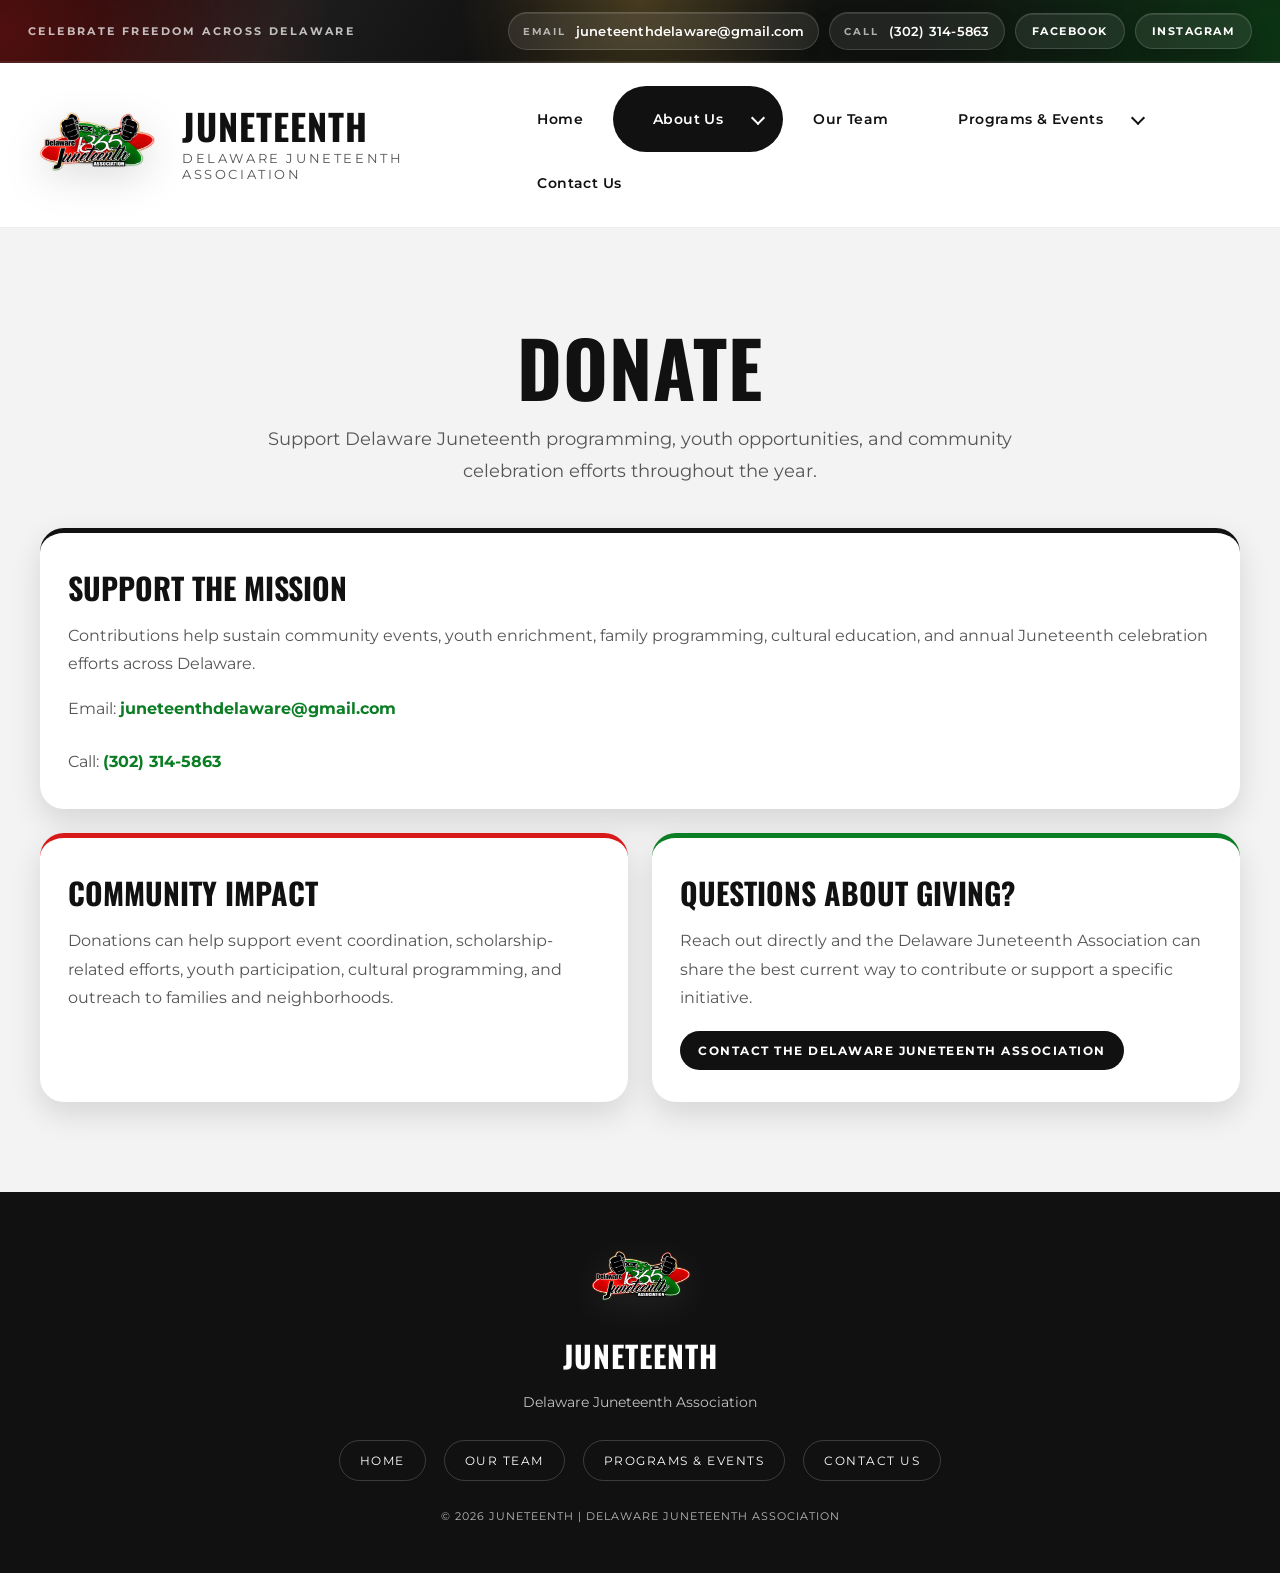
<file: donate.html>
<!DOCTYPE html>
<html lang="en">
<head>
  <meta charset="UTF-8" />
  <meta name="viewport" content="width=device-width, initial-scale=1.0" />
  <title>JUNETEENTH | Donate</title>

  <link rel="preconnect" href="https://fonts.googleapis.com">
  <link rel="preconnect" href="https://fonts.gstatic.com" crossorigin>
  <link href="https://fonts.googleapis.com/css2?family=Oswald:wght@400;500;600&family=Montserrat:wght@300;400;500;600;700&display=swap" rel="stylesheet">
  <link rel="stylesheet" href="styles.css">
</head>
<body>

  <div class="topbar">
    <div class="topbar-inner">
      <p class="topbar-copy">Celebrate freedom across Delaware</p>

      <div class="topbar-links">
        <a href="mailto:juneteenthdelaware@gmail.com" class="topbar-pill">
          <span class="topbar-label">Email</span>
          <span class="topbar-value">juneteenthdelaware@gmail.com</span>
        </a>
        <a href="tel:13023145863" class="topbar-pill">
          <span class="topbar-label">Call</span>
          <span class="topbar-value">(302) 314-5863</span>
        </a>
        <a href="https://www.facebook.com/delawarejuneteenthassociation/" class="topbar-pill topbar-social" target="_blank" rel="noreferrer noopener">Facebook</a>
        <a href="https://www.instagram.com/delawarejuneteenthassociation" class="topbar-pill topbar-social" target="_blank" rel="noreferrer noopener">Instagram</a>
      </div>
    </div>
  </div>

  <nav>
    <div class="nav-inner">
      <div class="brand">
        <img src="images/juneteenth-logo.png" alt="Juneteenth logo" class="brand-logo">
        <div class="brand-text">
          <h1>JUNETEENTH</h1>
          <p>Delaware Juneteenth Association</p>
        </div>
      </div>

      <ul class="nav-links">
        <li><a href="index.html">Home</a></li>
        <li class="nav-dropdown">
          <details class="nav-dropdown-details nav-current">
            <summary class="nav-dropdown-toggle">
              <a href="about.html">About Us</a>
            </summary>
            <div class="nav-dropdown-menu">
              <a href="about.html">About Us</a>
              <a href="donate.html" class="active">Donate</a>
            </div>
          </details>
        </li>
        <li><a href="team.html">Our Team</a></li>
        <li class="nav-dropdown">
          <details class="nav-dropdown-details nav-dropdown-wide">
            <summary class="nav-dropdown-toggle">
              <a href="programs.html">Programs &amp; Events</a>
            </summary>
            <div class="nav-dropdown-menu">
              <a href="upcoming-events.html">Upcoming Events</a>
              <a href="juneteenth-flag-raising-ceremony.html">Juneteenth Flag Raising Ceremony</a>
              <a href="freedom-parade-festival.html">Freedom Parade &amp; Festival</a>
              <a href="juneteenth-observance-service.html">Juneteenth Observance Service</a>
              <a href="annual-juneteenth-pageant.html">Family Enrichment Program &amp; Pageant</a>
              <a href="male-talent-showcase.html">Male Talent Showcase</a>
            </div>
          </details>
        </li>
        <li><a href="contact.html">Contact Us</a></li>
      </ul>
    </div>
  </nav>

  <section class="page-hero">
    <h2>Donate</h2>
    <p>
      Support Delaware Juneteenth programming, youth opportunities, and community celebration
      efforts throughout the year.
    </p>
  </section>

  <section class="page-section">
    <div class="page-grid">
      <article class="page-panel page-panel-wide">
        <h3>Support The Mission</h3>
        <p>
          Contributions help sustain community events, youth enrichment, family programming,
          cultural education, and annual Juneteenth celebration efforts across Delaware.
        </p>
        <div class="page-list">
          <p>Email: <a href="mailto:juneteenthdelaware@gmail.com">juneteenthdelaware@gmail.com</a></p>
          <p>Call: <a href="tel:13023145863">(302) 314-5863</a></p>
        </div>
      </article>

      <article class="page-panel">
        <h3>Community Impact</h3>
        <p>
          Donations can help support event coordination, scholarship-related efforts, youth
          participation, cultural programming, and outreach to families and neighborhoods.
        </p>
      </article>

      <article class="page-panel">
        <h3>Questions About Giving?</h3>
        <p>
          Reach out directly and the Delaware Juneteenth Association can share the best current way to contribute or support a
          specific initiative.
        </p>
        <a href="contact.html" class="page-link-button">Contact The Delaware Juneteenth Association</a>
      </article>
    </div>
  </section>

  <footer>
    <img src="images/juneteenth-logo.png" alt="Juneteenth footer logo" class="footer-logo">
    <h6>JUNETEENTH</h6>
    <p>Delaware Juneteenth Association</p>

    <div class="footer-links">
      <a href="index.html">Home</a>
      <a href="team.html">Our Team</a>
      <a href="programs.html">Programs &amp; Events</a>
      <a href="contact.html">Contact Us</a>
    </div>

    <div class="copyright">
      &copy; 2026 JUNETEENTH | Delaware Juneteenth Association
    </div>
  </footer>

  <script src="script.js"></script>

</body>
</html>
</file>
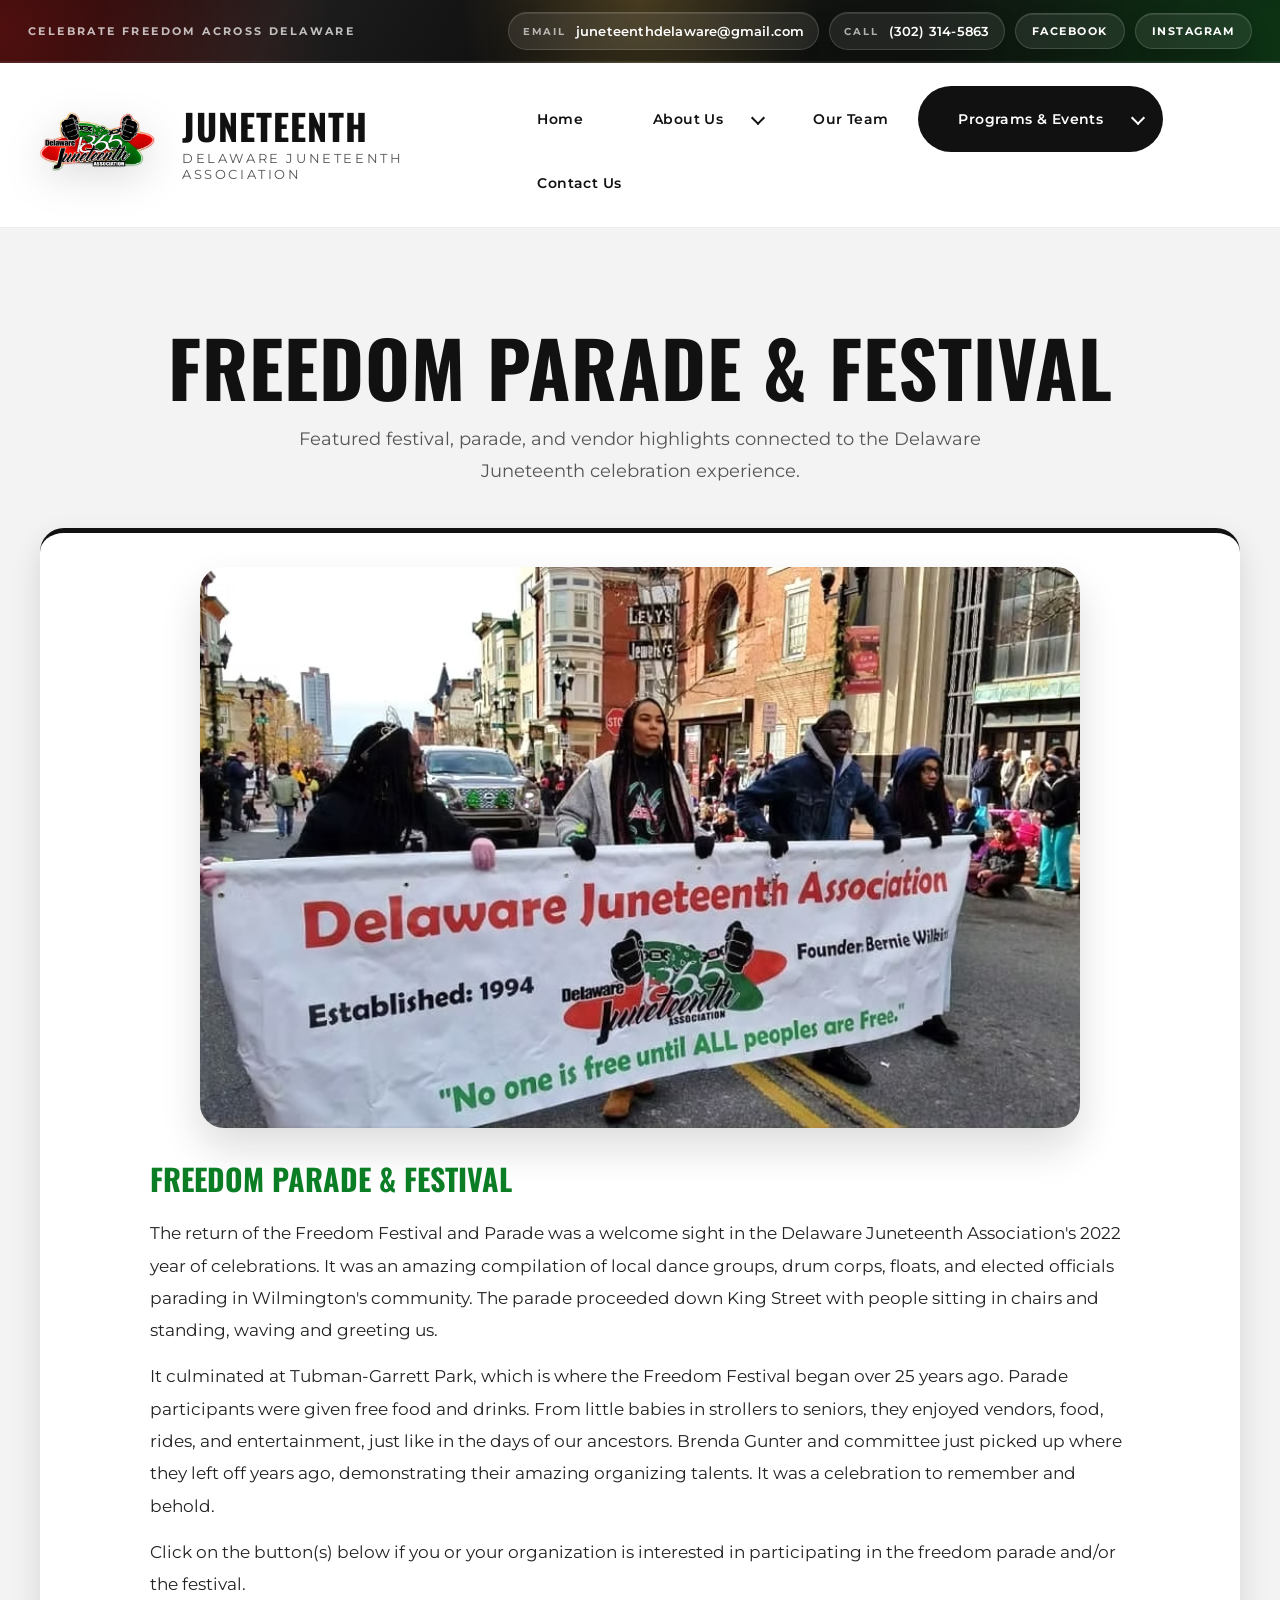
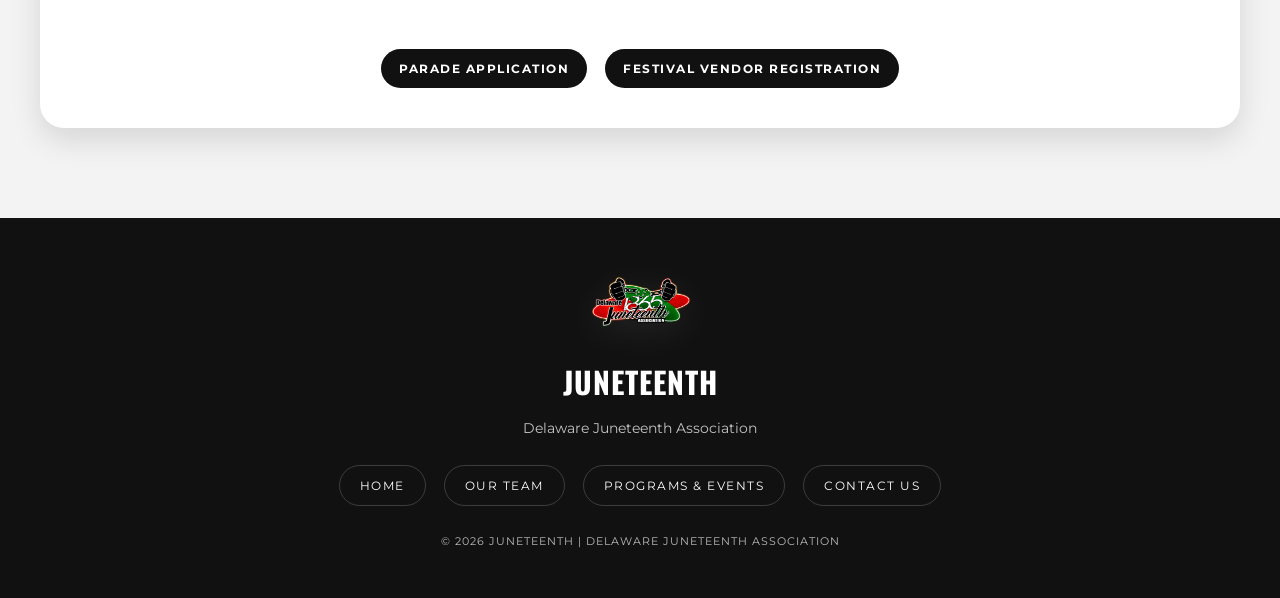
<file: freedom-parade-festival.html>
<!DOCTYPE html>
<html lang="en">
<head>
  <meta charset="UTF-8" />
  <meta name="viewport" content="width=device-width, initial-scale=1.0" />
  <title>JUNETEENTH | Freedom Parade &amp; Festival</title>

  <link rel="preconnect" href="https://fonts.googleapis.com">
  <link rel="preconnect" href="https://fonts.gstatic.com" crossorigin>
  <link href="https://fonts.googleapis.com/css2?family=Oswald:wght@400;500;600&family=Montserrat:wght@300;400;500;600;700&display=swap" rel="stylesheet">
  <link rel="stylesheet" href="styles.css">
</head>
<body>

  <div class="topbar">
    <div class="topbar-inner">
      <p class="topbar-copy">Celebrate freedom across Delaware</p>

      <div class="topbar-links">
        <a href="mailto:juneteenthdelaware@gmail.com" class="topbar-pill">
          <span class="topbar-label">Email</span>
          <span class="topbar-value">juneteenthdelaware@gmail.com</span>
        </a>
        <a href="tel:13023145863" class="topbar-pill">
          <span class="topbar-label">Call</span>
          <span class="topbar-value">(302) 314-5863</span>
        </a>
        <a href="https://www.facebook.com/delawarejuneteenthassociation/" class="topbar-pill topbar-social" target="_blank" rel="noreferrer noopener">Facebook</a>
        <a href="https://www.instagram.com/delawarejuneteenthassociation" class="topbar-pill topbar-social" target="_blank" rel="noreferrer noopener">Instagram</a>
      </div>
    </div>
  </div>

  <nav>
    <div class="nav-inner">
      <div class="brand">
        <img src="images/juneteenth-logo.png" alt="Juneteenth logo" class="brand-logo">
        <div class="brand-text">
          <h1>JUNETEENTH</h1>
          <p>Delaware Juneteenth Association</p>
        </div>
      </div>

      <ul class="nav-links">
        <li><a href="index.html">Home</a></li>
        <li class="nav-dropdown">
          <details class="nav-dropdown-details">
            <summary class="nav-dropdown-toggle">
              <a href="about.html">About Us</a>
            </summary>
            <div class="nav-dropdown-menu">
              <a href="about.html">About Us</a>
              <a href="donate.html">Donate</a>
            </div>
          </details>
        </li>
        <li><a href="team.html">Our Team</a></li>
        <li class="nav-dropdown">
          <details class="nav-dropdown-details nav-dropdown-wide nav-current">
            <summary class="nav-dropdown-toggle">
              <a href="programs.html">Programs &amp; Events</a>
            </summary>
            <div class="nav-dropdown-menu">
              <a href="upcoming-events.html">Upcoming Events</a>
              <a href="juneteenth-flag-raising-ceremony.html">Juneteenth Flag Raising Ceremony</a>
              <a href="freedom-parade-festival.html" class="active">Freedom Parade &amp; Festival</a>
              <a href="juneteenth-observance-service.html">Juneteenth Observance Service</a>
              <a href="annual-juneteenth-pageant.html">Family Enrichment Program &amp; Pageant</a>
              <a href="male-talent-showcase.html">Male Talent Showcase</a>
            </div>
          </details>
        </li>
        <li><a href="contact.html">Contact Us</a></li>
      </ul>
    </div>
  </nav>

  <section class="page-hero">
    <h2>Freedom Parade &amp; Festival</h2>
    <p>
      Featured festival, parade, and vendor highlights connected to the Delaware Juneteenth
      celebration experience.
    </p>
  </section>

  <section class="page-section">
    <div class="page-grid">
      <article class="page-panel page-panel-wide parade-story-panel">
        <div class="parade-story-image">
          <img
            src="images/parade-banner.jpg"
            alt="Delaware Juneteenth Association Freedom Parade banner carried through Wilmington"
          >
        </div>

        <div class="parade-story-copy">
          <h3>Freedom Parade &amp; Festival</h3>

          <p>
            The return of the Freedom Festival and Parade was a welcome sight in the Delaware
            Juneteenth Association's 2022 year of celebrations. It was an amazing compilation of
            local dance groups, drum corps, floats, and elected officials parading in Wilmington's
            community. The parade proceeded down King Street with people sitting in chairs and
            standing, waving and greeting us.
          </p>

          <p>
            It culminated at Tubman-Garrett Park, which is where the Freedom Festival began over
            25 years ago. Parade participants were given free food and drinks. From little babies
            in strollers to seniors, they enjoyed vendors, food, rides, and entertainment, just
            like in the days of our ancestors. Brenda Gunter and committee just picked up where
            they left off years ago, demonstrating their amazing organizing talents. It was a
            celebration to remember and behold.
          </p>

          <p>
            Click on the button(s) below if you or your organization is interested in participating
            in the freedom parade and/or the festival.
          </p>

          <div class="parade-story-actions">
            <a
              href="https://form.jotform.com/260736033672052"
              class="page-link-button"
              target="_blank"
              rel="noreferrer noopener"
            >
              Parade Application
            </a>
            <a
              href="https://www.zeffy.com/en-US/ticketing/vendor-registration-19"
              class="page-link-button"
              target="_blank"
              rel="noreferrer noopener"
            >
              Festival Vendor Registration
            </a>
          </div>
        </div>
      </article>
    </div>
  </section>

  <footer>
    <img src="images/juneteenth-logo.png" alt="Juneteenth footer logo" class="footer-logo">
    <h6>JUNETEENTH</h6>
    <p>Delaware Juneteenth Association</p>

    <div class="footer-links">
      <a href="index.html">Home</a>
      <a href="team.html">Our Team</a>
      <a href="programs.html">Programs &amp; Events</a>
      <a href="contact.html">Contact Us</a>
    </div>

    <div class="copyright">
      &copy; 2026 JUNETEENTH | Delaware Juneteenth Association
    </div>
  </footer>

  <script src="script.js"></script>

</body>
</html>
</file>
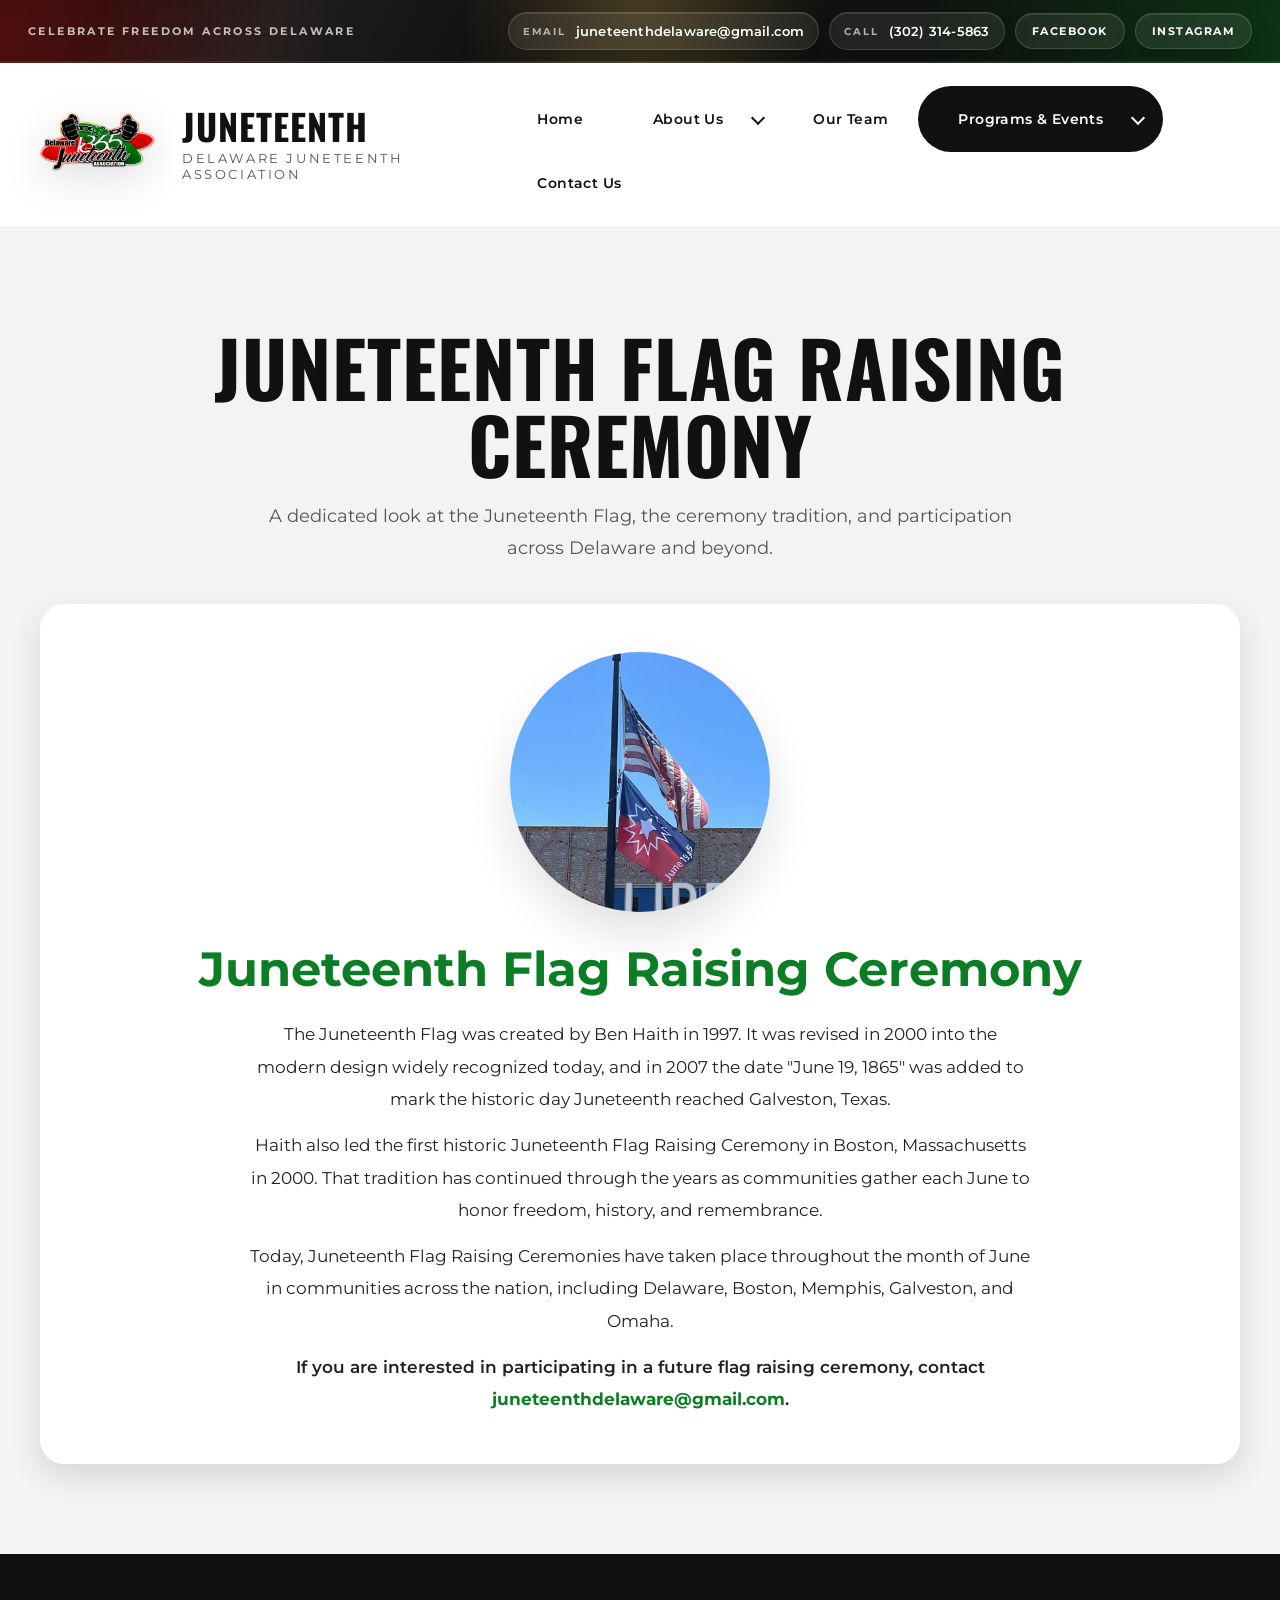
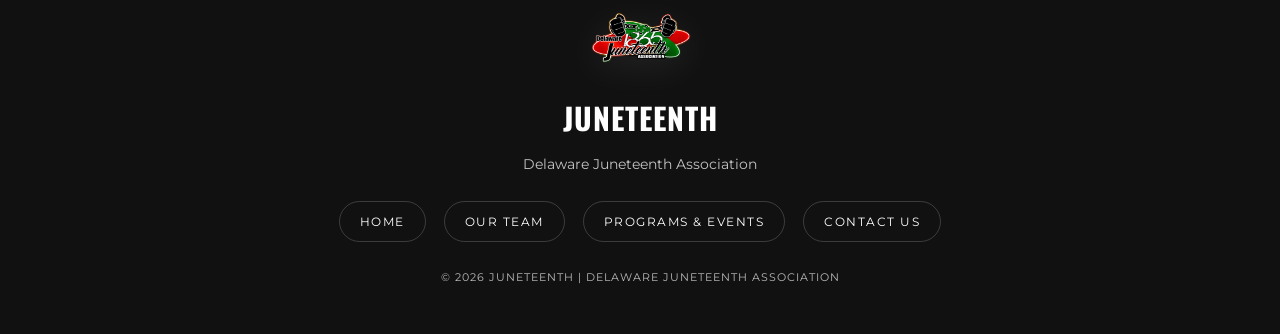
<file: juneteenth-flag-raising-ceremony.html>
<!DOCTYPE html>
<html lang="en">
<head>
  <meta charset="UTF-8" />
  <meta name="viewport" content="width=device-width, initial-scale=1.0" />
  <title>JUNETEENTH | Juneteenth Flag Raising Ceremony</title>

  <link rel="preconnect" href="https://fonts.googleapis.com">
  <link rel="preconnect" href="https://fonts.gstatic.com" crossorigin>
  <link href="https://fonts.googleapis.com/css2?family=Oswald:wght@400;500;600&family=Montserrat:wght@300;400;500;600;700&display=swap" rel="stylesheet">
  <link rel="stylesheet" href="styles.css">
</head>
<body>

  <div class="topbar">
    <div class="topbar-inner">
      <p class="topbar-copy">Celebrate freedom across Delaware</p>

      <div class="topbar-links">
        <a href="mailto:juneteenthdelaware@gmail.com" class="topbar-pill">
          <span class="topbar-label">Email</span>
          <span class="topbar-value">juneteenthdelaware@gmail.com</span>
        </a>
        <a href="tel:13023145863" class="topbar-pill">
          <span class="topbar-label">Call</span>
          <span class="topbar-value">(302) 314-5863</span>
        </a>
        <a href="https://www.facebook.com/delawarejuneteenthassociation/" class="topbar-pill topbar-social" target="_blank" rel="noreferrer noopener">Facebook</a>
        <a href="https://www.instagram.com/delawarejuneteenthassociation" class="topbar-pill topbar-social" target="_blank" rel="noreferrer noopener">Instagram</a>
      </div>
    </div>
  </div>

  <nav>
    <div class="nav-inner">
      <div class="brand">
        <img src="images/juneteenth-logo.png" alt="Juneteenth logo" class="brand-logo">
        <div class="brand-text">
          <h1>JUNETEENTH</h1>
          <p>Delaware Juneteenth Association</p>
        </div>
      </div>

      <ul class="nav-links">
        <li><a href="index.html">Home</a></li>
        <li class="nav-dropdown">
          <details class="nav-dropdown-details">
            <summary class="nav-dropdown-toggle">
              <a href="about.html">About Us</a>
            </summary>
            <div class="nav-dropdown-menu">
              <a href="about.html">About Us</a>
              <a href="donate.html">Donate</a>
            </div>
          </details>
        </li>
        <li><a href="team.html">Our Team</a></li>
        <li class="nav-dropdown">
          <details class="nav-dropdown-details nav-dropdown-wide nav-current">
            <summary class="nav-dropdown-toggle">
              <a href="programs.html">Programs &amp; Events</a>
            </summary>
            <div class="nav-dropdown-menu">
              <a href="upcoming-events.html">Upcoming Events</a>
              <a href="juneteenth-flag-raising-ceremony.html" class="active">Juneteenth Flag Raising Ceremony</a>
              <a href="freedom-parade-festival.html">Freedom Parade &amp; Festival</a>
              <a href="juneteenth-observance-service.html">Juneteenth Observance Service</a>
              <a href="annual-juneteenth-pageant.html">Family Enrichment Program &amp; Pageant</a>
              <a href="male-talent-showcase.html">Male Talent Showcase</a>
            </div>
          </details>
        </li>
        <li><a href="contact.html">Contact Us</a></li>
      </ul>
    </div>
  </nav>

  <section class="page-hero">
    <h2>Juneteenth Flag Raising Ceremony</h2>
    <p>
      A dedicated look at the Juneteenth Flag, the ceremony tradition, and participation across
      Delaware and beyond.
    </p>
  </section>

  <section class="page-section">
    <div class="page-grid">
      <article class="page-panel page-panel-wide program-spotlight-panel">
        <div class="program-spotlight-image">
          <img
            src="images/juneteenth-flag-raising-ceremony.png"
            alt="Juneteenth flag raising ceremony flag display"
          >
        </div>

        <h3>Juneteenth Flag Raising Ceremony</h3>

        <div class="program-spotlight-copy">
          <p>
            The Juneteenth Flag was created by Ben Haith in 1997. It was revised in 2000 into the
            modern design widely recognized today, and in 2007 the date "June 19, 1865" was added
            to mark the historic day Juneteenth reached Galveston, Texas.
          </p>

          <p>
            Haith also led the first historic Juneteenth Flag Raising Ceremony in Boston,
            Massachusetts in 2000. That tradition has continued through the years as communities
            gather each June to honor freedom, history, and remembrance.
          </p>

          <p>
            Today, Juneteenth Flag Raising Ceremonies have taken place throughout the month of June
            in communities across the nation, including Delaware, Boston, Memphis, Galveston, and
            Omaha.
          </p>

          <p class="program-spotlight-contact">
            If you are interested in participating in a future flag raising ceremony, contact
            <a href="mailto:juneteenthdelaware@gmail.com">juneteenthdelaware@gmail.com</a>.
          </p>
        </div>
      </article>
    </div>
  </section>

  <footer>
    <img src="images/juneteenth-logo.png" alt="Juneteenth footer logo" class="footer-logo">
    <h6>JUNETEENTH</h6>
    <p>Delaware Juneteenth Association</p>

    <div class="footer-links">
      <a href="index.html">Home</a>
      <a href="team.html">Our Team</a>
      <a href="programs.html">Programs &amp; Events</a>
      <a href="contact.html">Contact Us</a>
    </div>

    <div class="copyright">
      &copy; 2026 JUNETEENTH | Delaware Juneteenth Association
    </div>
  </footer>

  <script src="script.js"></script>

</body>
</html>
</file>
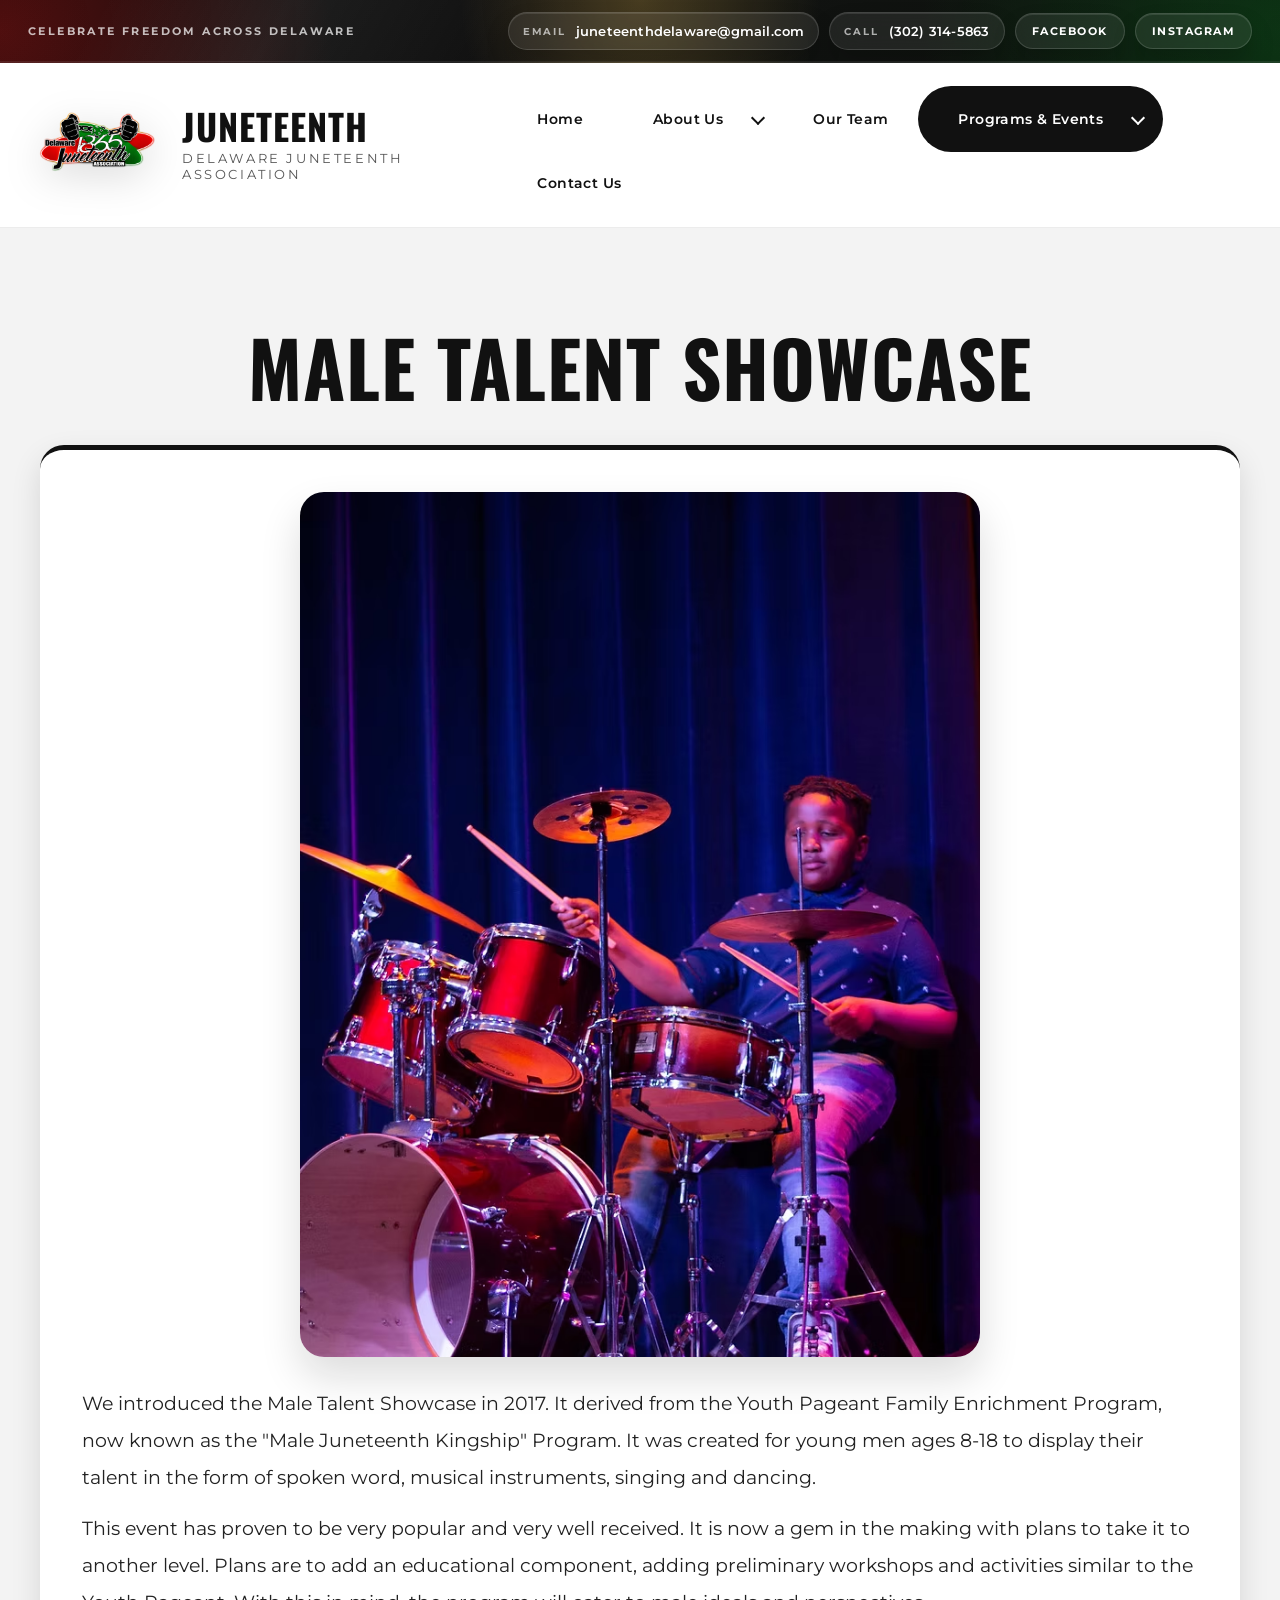
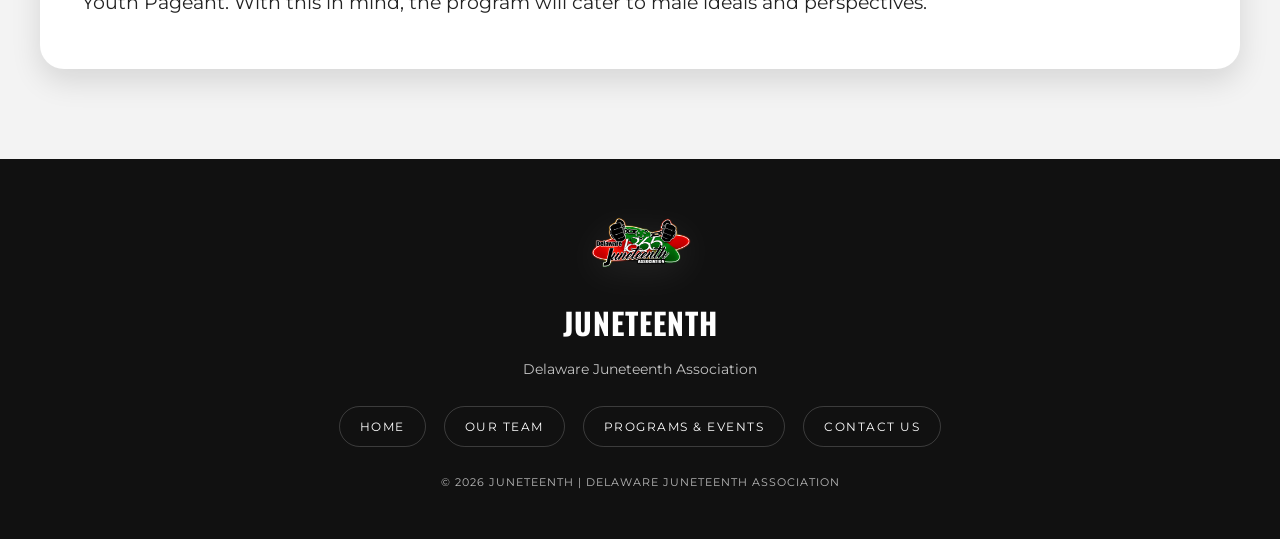
<file: male-talent-showcase.html>
<!DOCTYPE html>
<html lang="en">
<head>
  <meta charset="UTF-8" />
  <meta name="viewport" content="width=device-width, initial-scale=1.0" />
  <title>JUNETEENTH | Male Talent Showcase</title>

  <link rel="preconnect" href="https://fonts.googleapis.com">
  <link rel="preconnect" href="https://fonts.gstatic.com" crossorigin>
  <link href="https://fonts.googleapis.com/css2?family=Oswald:wght@400;500;600&family=Montserrat:wght@300;400;500;600;700&display=swap" rel="stylesheet">
  <link rel="stylesheet" href="styles.css">
</head>
<body>

  <div class="topbar">
    <div class="topbar-inner">
      <p class="topbar-copy">Celebrate freedom across Delaware</p>

      <div class="topbar-links">
        <a href="mailto:juneteenthdelaware@gmail.com" class="topbar-pill">
          <span class="topbar-label">Email</span>
          <span class="topbar-value">juneteenthdelaware@gmail.com</span>
        </a>
        <a href="tel:13023145863" class="topbar-pill">
          <span class="topbar-label">Call</span>
          <span class="topbar-value">(302) 314-5863</span>
        </a>
        <a href="https://www.facebook.com/delawarejuneteenthassociation/" class="topbar-pill topbar-social" target="_blank" rel="noreferrer noopener">Facebook</a>
        <a href="https://www.instagram.com/delawarejuneteenthassociation" class="topbar-pill topbar-social" target="_blank" rel="noreferrer noopener">Instagram</a>
      </div>
    </div>
  </div>

  <nav>
    <div class="nav-inner">
      <div class="brand">
        <img src="images/juneteenth-logo.png" alt="Juneteenth logo" class="brand-logo">
        <div class="brand-text">
          <h1>JUNETEENTH</h1>
          <p>Delaware Juneteenth Association</p>
        </div>
      </div>

      <ul class="nav-links">
        <li><a href="index.html">Home</a></li>
        <li class="nav-dropdown">
          <details class="nav-dropdown-details">
            <summary class="nav-dropdown-toggle">
              <a href="about.html">About Us</a>
            </summary>
            <div class="nav-dropdown-menu">
              <a href="about.html">About Us</a>
              <a href="donate.html">Donate</a>
            </div>
          </details>
        </li>
        <li><a href="team.html">Our Team</a></li>
        <li class="nav-dropdown">
          <details class="nav-dropdown-details nav-dropdown-wide nav-current">
            <summary class="nav-dropdown-toggle">
              <a href="programs.html">Programs &amp; Events</a>
            </summary>
            <div class="nav-dropdown-menu">
              <a href="upcoming-events.html">Upcoming Events</a>
              <a href="juneteenth-flag-raising-ceremony.html">Juneteenth Flag Raising Ceremony</a>
              <a href="freedom-parade-festival.html">Freedom Parade &amp; Festival</a>
              <a href="juneteenth-observance-service.html">Juneteenth Observance Service</a>
              <a href="annual-juneteenth-pageant.html">Family Enrichment Program &amp; Pageant</a>
              <a href="male-talent-showcase.html" class="active">Male Talent Showcase</a>
            </div>
          </details>
        </li>
        <li><a href="contact.html">Contact Us</a></li>
      </ul>
    </div>
  </nav>

  <section class="page-hero">
    <h2>Male Talent Showcase</h2>
  </section>

  <section class="page-section">
    <div class="page-grid">
      <article class="page-panel page-panel-wide male-showcase-panel">
        <div class="program-feature-image">
          <img
            src="images/male-talent-showcase.png"
            alt="Young performer playing drums during the Male Talent Showcase"
          >
        </div>

        <p>
          We introduced the Male Talent Showcase in 2017. It derived from the Youth Pageant
          Family Enrichment Program, now known as the "Male Juneteenth Kingship" Program. It was
          created for young men ages 8-18 to display their talent in the form of spoken word,
          musical instruments, singing and dancing.
        </p>

        <p>
          This event has proven to be very popular and very well received. It is now a gem in the
          making with plans to take it to another level. Plans are to add an educational
          component, adding preliminary workshops and activities similar to the Youth Pageant.
          With this in mind, the program will cater to male ideals and perspectives.
        </p>
      </article>
    </div>
  </section>

  <footer>
    <img src="images/juneteenth-logo.png" alt="Juneteenth footer logo" class="footer-logo">
    <h6>JUNETEENTH</h6>
    <p>Delaware Juneteenth Association</p>

    <div class="footer-links">
      <a href="index.html">Home</a>
      <a href="team.html">Our Team</a>
      <a href="programs.html">Programs &amp; Events</a>
      <a href="contact.html">Contact Us</a>
    </div>

    <div class="copyright">
      &copy; 2026 JUNETEENTH | Delaware Juneteenth Association
    </div>
  </footer>

  <script src="script.js"></script>

</body>
</html>
</file>
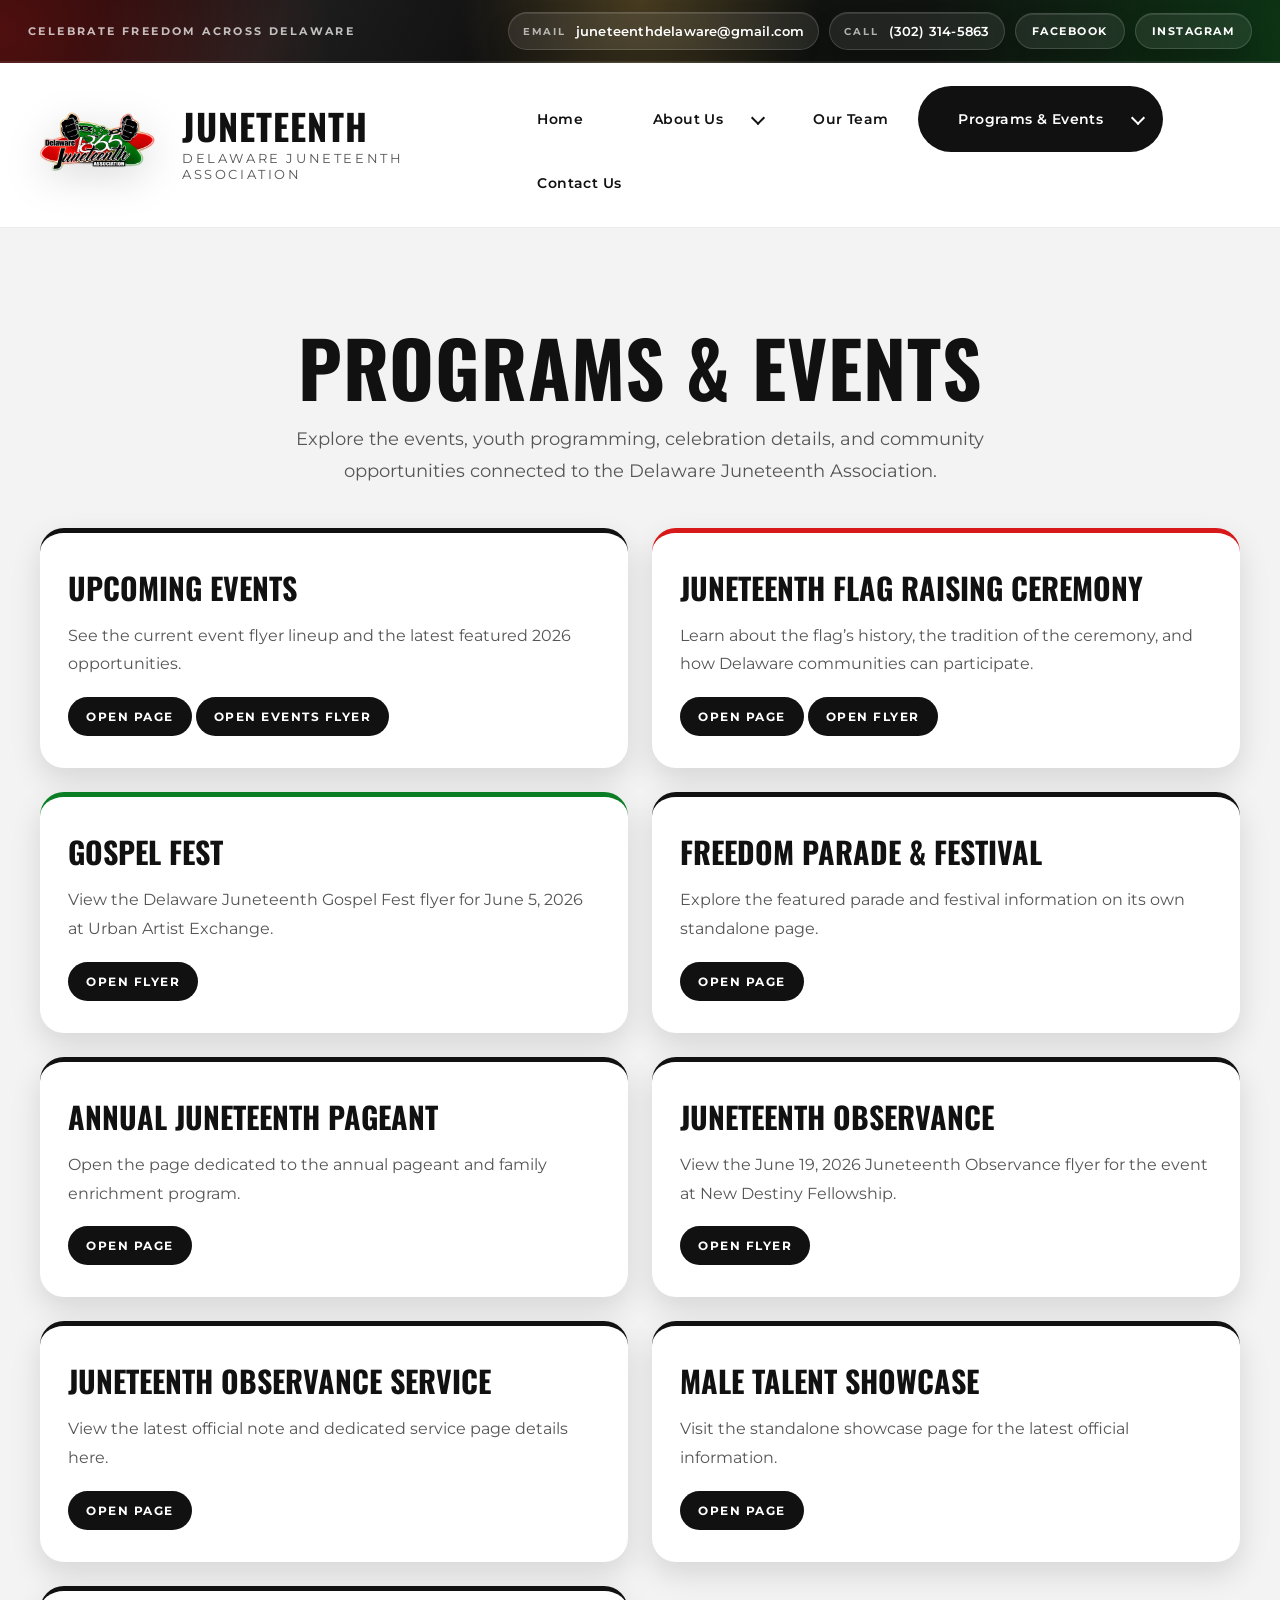
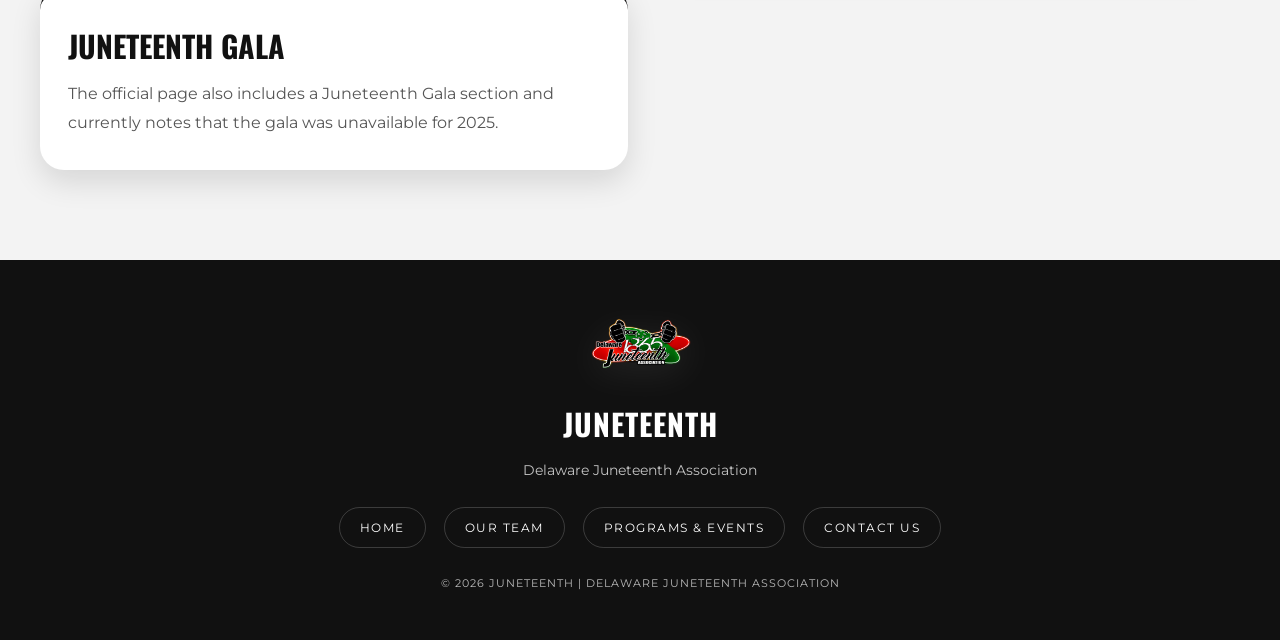
<file: programs.html>
<!DOCTYPE html>
<html lang="en">
<head>
  <meta charset="UTF-8" />
  <meta name="viewport" content="width=device-width, initial-scale=1.0" />
  <title>JUNETEENTH | Programs &amp; Events</title>

  <link rel="preconnect" href="https://fonts.googleapis.com">
  <link rel="preconnect" href="https://fonts.gstatic.com" crossorigin>
  <link href="https://fonts.googleapis.com/css2?family=Oswald:wght@400;500;600&family=Montserrat:wght@300;400;500;600;700&display=swap" rel="stylesheet">
  <link rel="stylesheet" href="styles.css">
</head>
<body>

  <div class="topbar">
    <div class="topbar-inner">
      <p class="topbar-copy">Celebrate freedom across Delaware</p>

      <div class="topbar-links">
        <a href="mailto:juneteenthdelaware@gmail.com" class="topbar-pill">
          <span class="topbar-label">Email</span>
          <span class="topbar-value">juneteenthdelaware@gmail.com</span>
        </a>
        <a href="tel:13023145863" class="topbar-pill">
          <span class="topbar-label">Call</span>
          <span class="topbar-value">(302) 314-5863</span>
        </a>
        <a href="https://www.facebook.com/delawarejuneteenthassociation/" class="topbar-pill topbar-social" target="_blank" rel="noreferrer noopener">Facebook</a>
        <a href="https://www.instagram.com/delawarejuneteenthassociation" class="topbar-pill topbar-social" target="_blank" rel="noreferrer noopener">Instagram</a>
      </div>
    </div>
  </div>

  <nav>
    <div class="nav-inner">
      <div class="brand">
        <img src="images/juneteenth-logo.png" alt="Juneteenth logo" class="brand-logo">
        <div class="brand-text">
          <h1>JUNETEENTH</h1>
          <p>Delaware Juneteenth Association</p>
        </div>
      </div>

      <ul class="nav-links">
        <li><a href="index.html">Home</a></li>
        <li class="nav-dropdown">
          <details class="nav-dropdown-details">
            <summary class="nav-dropdown-toggle">
              <a href="about.html">About Us</a>
            </summary>
            <div class="nav-dropdown-menu">
              <a href="about.html">About Us</a>
              <a href="donate.html">Donate</a>
            </div>
          </details>
        </li>
        <li><a href="team.html">Our Team</a></li>
        <li class="nav-dropdown">
          <details class="nav-dropdown-details nav-dropdown-wide nav-current">
            <summary class="nav-dropdown-toggle">
              <a href="programs.html">Programs &amp; Events</a>
            </summary>
            <div class="nav-dropdown-menu">
              <a href="upcoming-events.html">Upcoming Events</a>
              <a href="juneteenth-flag-raising-ceremony.html">Juneteenth Flag Raising Ceremony</a>
              <a href="freedom-parade-festival.html">Freedom Parade &amp; Festival</a>
              <a href="juneteenth-observance-service.html">Juneteenth Observance Service</a>
              <a href="annual-juneteenth-pageant.html">Family Enrichment Program &amp; Pageant</a>
              <a href="male-talent-showcase.html">Male Talent Showcase</a>
            </div>
          </details>
        </li>
        <li><a href="contact.html">Contact Us</a></li>
      </ul>
    </div>
  </nav>

  <section class="page-hero">
    <h2>Programs &amp; Events</h2>
    <p>
      Explore the events, youth programming, celebration details, and community opportunities
      connected to the Delaware Juneteenth Association.
    </p>
  </section>

  <section class="page-section">
    <div class="page-grid">
      <article class="page-panel">
        <h3>Upcoming Events</h3>
        <p>
          See the current event flyer lineup and the latest featured 2026 opportunities.
        </p>
        <a href="upcoming-events.html" class="page-link-button">Open Page</a>
        <a href="images/2026-juneteenth-events.png" class="page-link-button">Open Events Flyer</a>
      </article>

      <article class="page-panel">
        <h3>Juneteenth Flag Raising Ceremony</h3>
        <p>
          Learn about the flag’s history, the tradition of the ceremony, and how Delaware
          communities can participate.
        </p>
        <a href="juneteenth-flag-raising-ceremony.html" class="page-link-button">Open Page</a>
        <a href="images/juneteenth-flag-raising-2026-flyer.png" class="page-link-button">Open Flyer</a>
      </article>

      <article class="page-panel">
        <h3>Gospel Fest</h3>
        <p>
          View the Delaware Juneteenth Gospel Fest flyer for June 5, 2026 at Urban Artist Exchange.
        </p>
        <a href="images/deja-gospel-fest-2026.jpg" class="page-link-button">Open Flyer</a>
      </article>

      <article class="page-panel">
        <h3>Freedom Parade &amp; Festival</h3>
        <p>
          Explore the featured parade and festival information on its own standalone page.
        </p>
        <a href="freedom-parade-festival.html" class="page-link-button">Open Page</a>
      </article>

      <article class="page-panel">
        <h3>Annual Juneteenth Pageant</h3>
        <p>
          Open the page dedicated to the annual pageant and family enrichment program.
        </p>
        <a href="annual-juneteenth-pageant.html" class="page-link-button">Open Page</a>
      </article>

      <article class="page-panel">
        <h3>Juneteenth Observance</h3>
        <p>
          View the June 19, 2026 Juneteenth Observance flyer for the event at
          New Destiny Fellowship.
        </p>
        <a href="images/imac-juneteenth-freedom-celebration-2026.png" class="page-link-button">Open Flyer</a>
      </article>

      <article class="page-panel">
        <h3>Juneteenth Observance Service</h3>
        <p>
          View the latest official note and dedicated service page details here.
        </p>
        <a href="juneteenth-observance-service.html" class="page-link-button">Open Page</a>
      </article>

      <article class="page-panel">
        <h3>Male Talent Showcase</h3>
        <p>
          Visit the standalone showcase page for the latest official information.
        </p>
        <a href="male-talent-showcase.html" class="page-link-button">Open Page</a>
      </article>

      <article class="page-panel" id="juneteenth-gala">
        <h3>Juneteenth Gala</h3>
        <p>
          The official page also includes a Juneteenth Gala section and currently notes that the
          gala was unavailable for 2025.
        </p>
      </article>
    </div>
  </section>

  <footer>
    <img src="images/juneteenth-logo.png" alt="Juneteenth footer logo" class="footer-logo">
    <h6>JUNETEENTH</h6>
    <p>Delaware Juneteenth Association</p>

    <div class="footer-links">
      <a href="index.html">Home</a>
      <a href="team.html">Our Team</a>
      <a href="programs.html">Programs &amp; Events</a>
      <a href="contact.html">Contact Us</a>
    </div>

    <div class="copyright">
      &copy; 2026 JUNETEENTH | Delaware Juneteenth Association
    </div>
  </footer>

  <script src="script.js"></script>

</body>
</html>
</file>
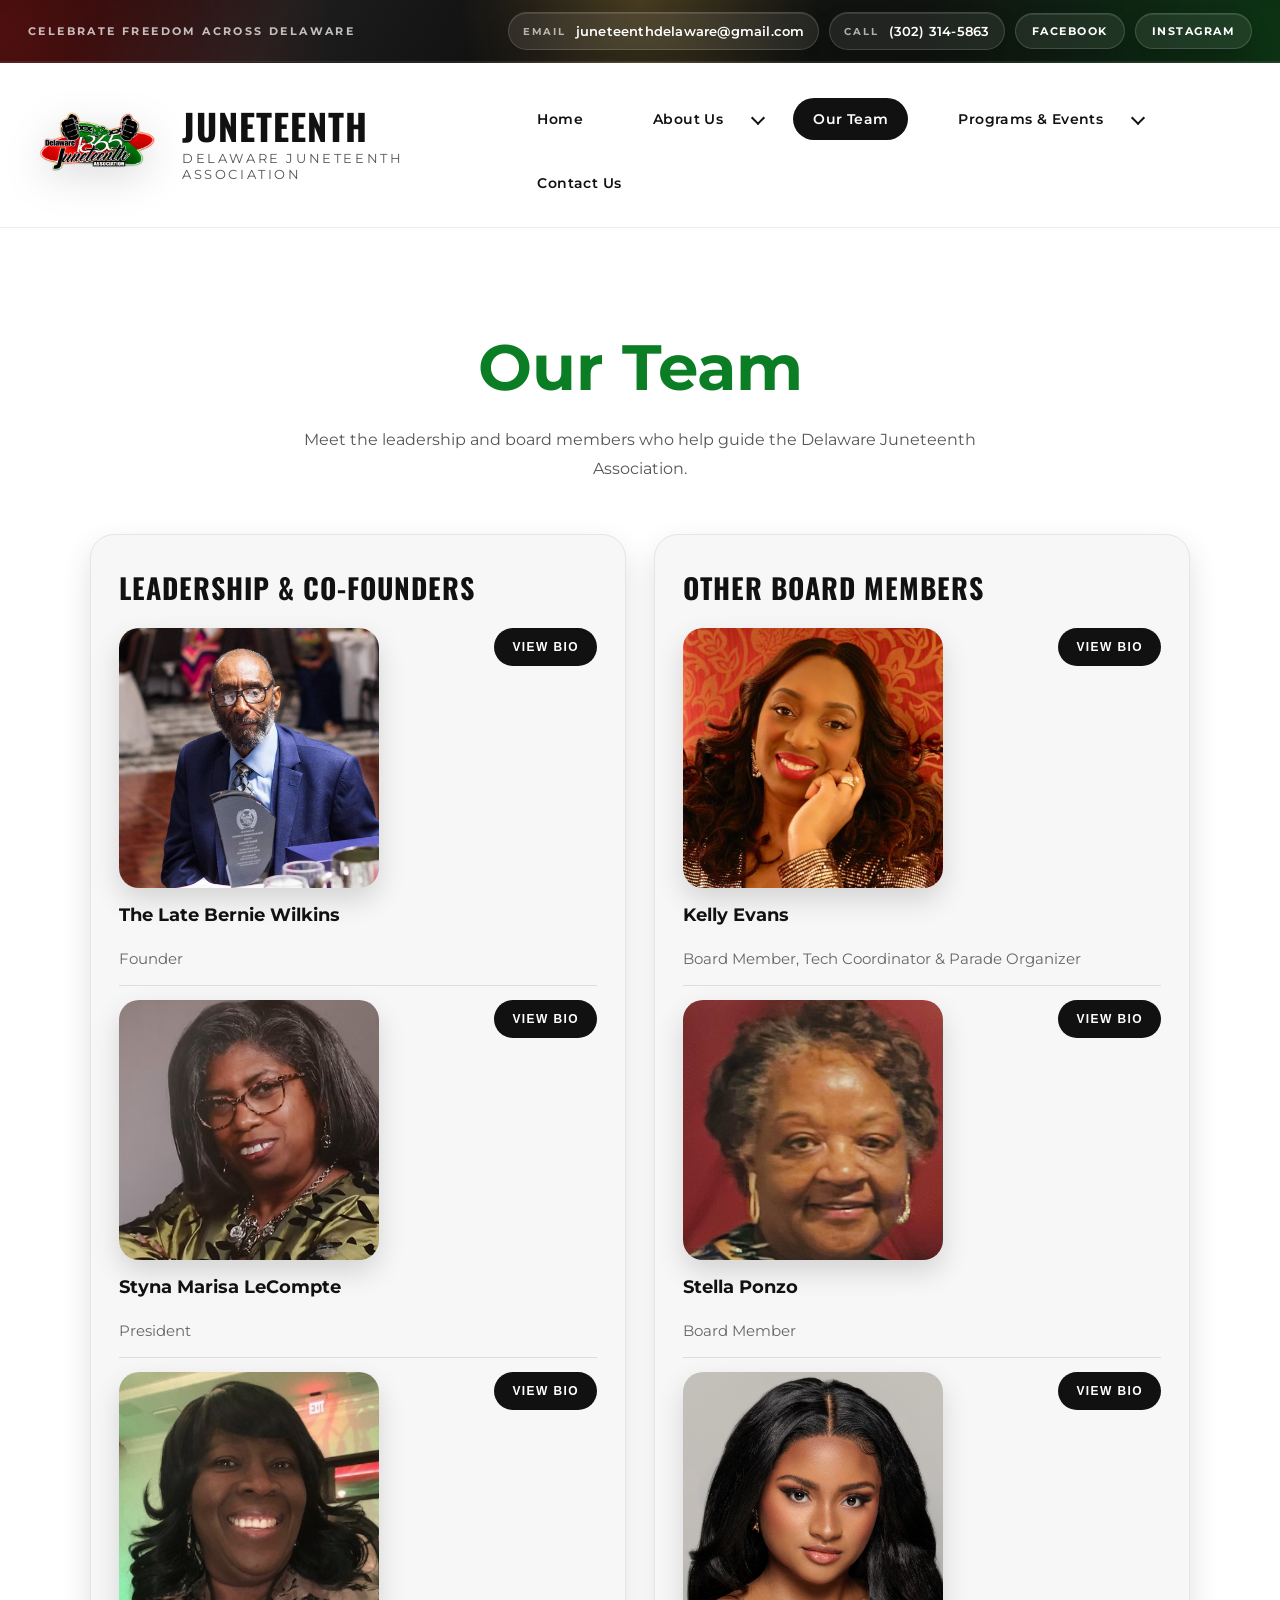
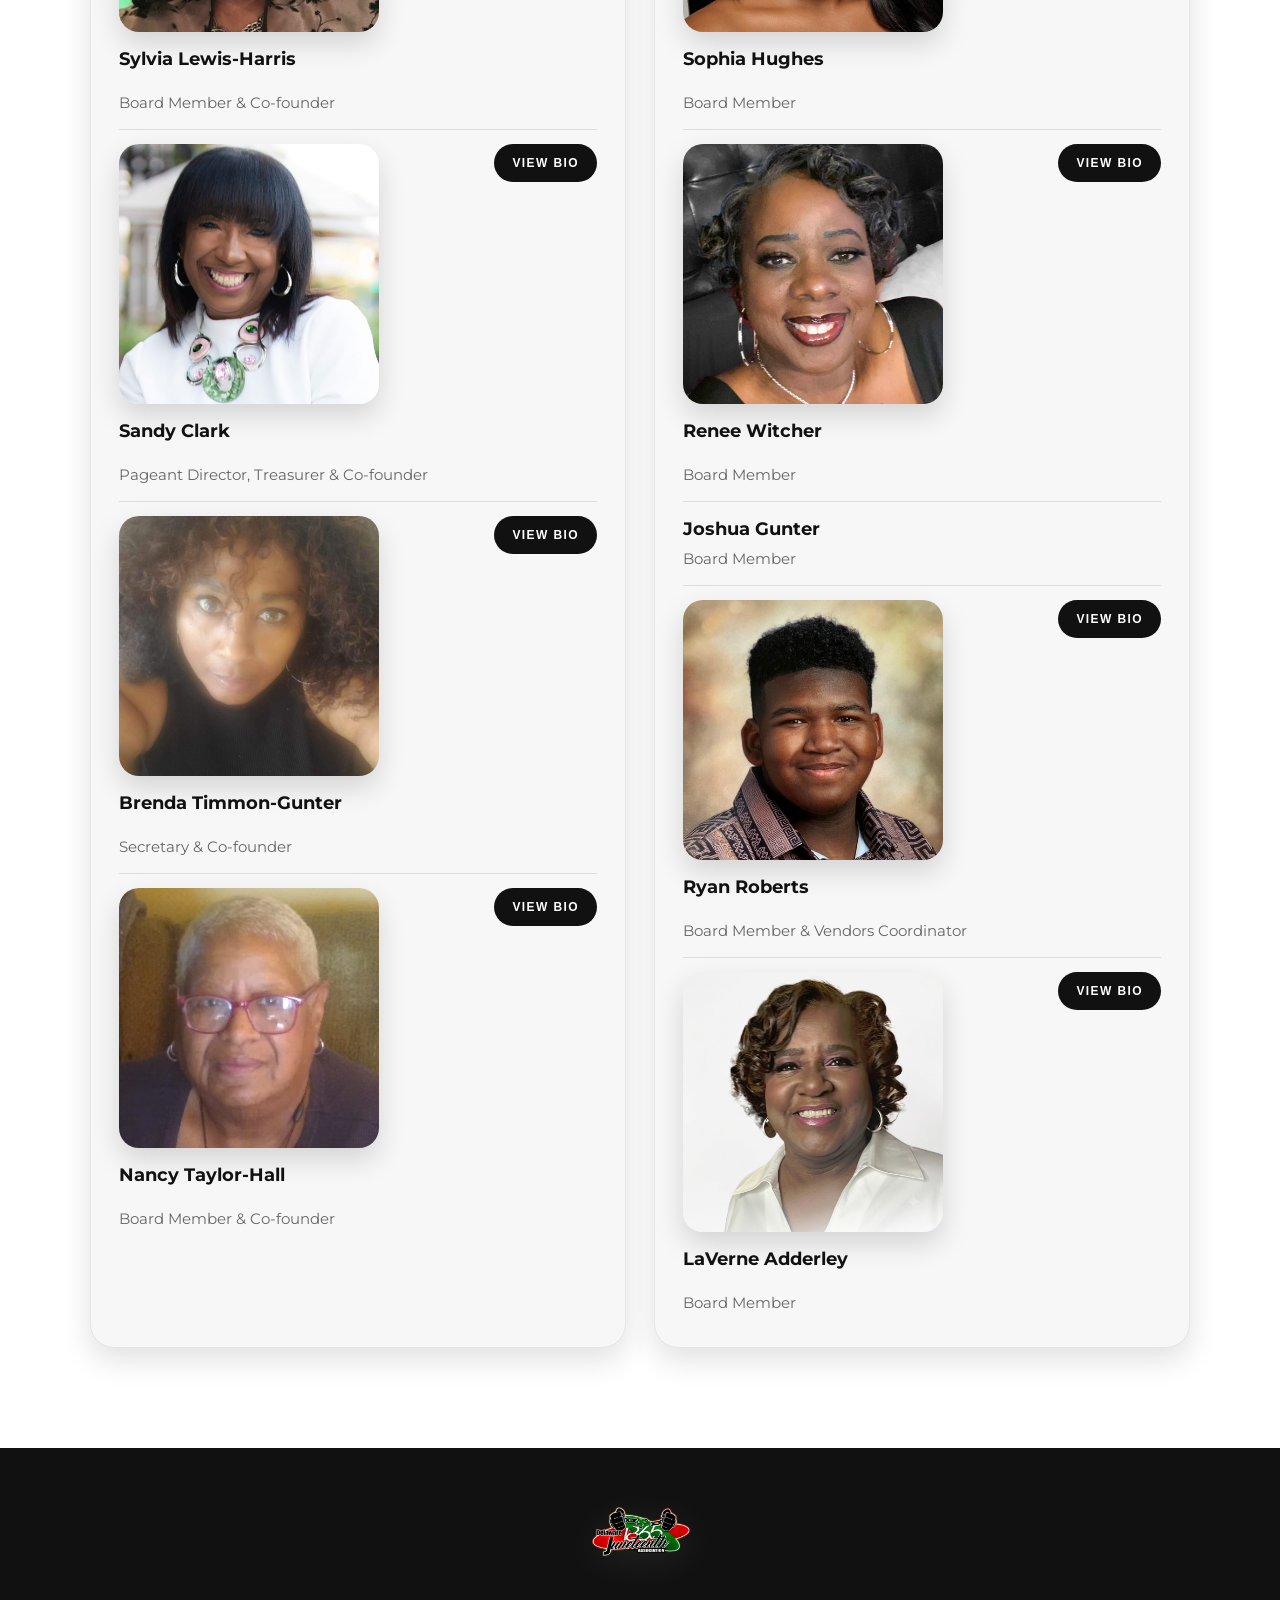
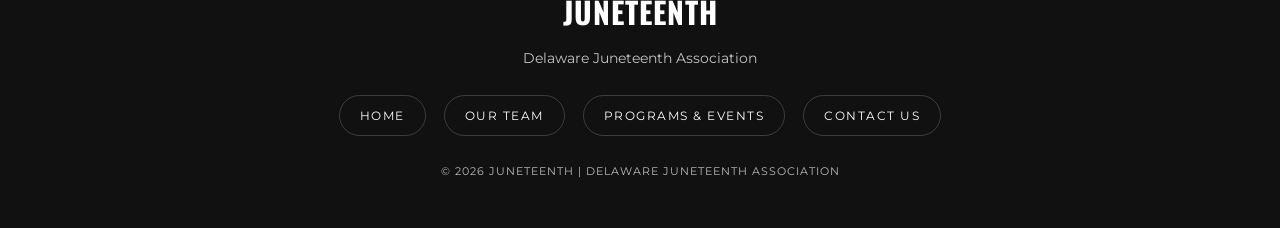
<file: team.html>
<!DOCTYPE html>
<html lang="en">
<head>
  <meta charset="UTF-8" />
  <meta name="viewport" content="width=device-width, initial-scale=1.0" />
  <title>JUNETEENTH | Our Team</title>

  <link rel="preconnect" href="https://fonts.googleapis.com">
  <link rel="preconnect" href="https://fonts.gstatic.com" crossorigin>
  <link href="https://fonts.googleapis.com/css2?family=Oswald:wght@400;500;600&family=Montserrat:wght@300;400;500;600;700&display=swap" rel="stylesheet">
  <link rel="stylesheet" href="styles.css">
</head>
<body>

  <div class="topbar">
    <div class="topbar-inner">
      <p class="topbar-copy">Celebrate freedom across Delaware</p>

      <div class="topbar-links">
        <a href="mailto:juneteenthdelaware@gmail.com" class="topbar-pill">
          <span class="topbar-label">Email</span>
          <span class="topbar-value">juneteenthdelaware@gmail.com</span>
        </a>
        <a href="tel:13023145863" class="topbar-pill">
          <span class="topbar-label">Call</span>
          <span class="topbar-value">(302) 314-5863</span>
        </a>
        <a href="https://www.facebook.com/delawarejuneteenthassociation/" class="topbar-pill topbar-social" target="_blank" rel="noreferrer noopener">Facebook</a>
        <a href="https://www.instagram.com/delawarejuneteenthassociation" class="topbar-pill topbar-social" target="_blank" rel="noreferrer noopener">Instagram</a>
      </div>
    </div>
  </div>

  <nav>
    <div class="nav-inner">
      <div class="brand">
        <img src="images/juneteenth-logo.png" alt="Juneteenth logo" class="brand-logo">
        <div class="brand-text">
          <h1>JUNETEENTH</h1>
          <p>Delaware Juneteenth Association</p>
        </div>
      </div>

      <ul class="nav-links">
        <li><a href="index.html">Home</a></li>
        <li class="nav-dropdown">
          <details class="nav-dropdown-details">
            <summary class="nav-dropdown-toggle">
              <a href="about.html">About Us</a>
            </summary>
            <div class="nav-dropdown-menu">
              <a href="about.html">About Us</a>
              <a href="donate.html">Donate</a>
            </div>
          </details>
        </li>
        <li><a href="team.html" class="active">Our Team</a></li>
        <li class="nav-dropdown">
          <details class="nav-dropdown-details nav-dropdown-wide">
            <summary class="nav-dropdown-toggle">
              <a href="programs.html">Programs &amp; Events</a>
            </summary>
            <div class="nav-dropdown-menu">
              <a href="upcoming-events.html">Upcoming Events</a>
              <a href="juneteenth-flag-raising-ceremony.html">Juneteenth Flag Raising Ceremony</a>
              <a href="freedom-parade-festival.html">Freedom Parade &amp; Festival</a>
              <a href="juneteenth-observance-service.html">Juneteenth Observance Service</a>
              <a href="annual-juneteenth-pageant.html">Family Enrichment Program &amp; Pageant</a>
              <a href="male-talent-showcase.html">Male Talent Showcase</a>
            </div>
          </details>
        </li>
        <li><a href="contact.html">Contact Us</a></li>
      </ul>
    </div>
  </nav>

  <section class="team-section">
    <div class="team-container">
      <h3>Our Team</h3>
      <p class="team-intro">
        Meet the leadership and board members who help guide the Delaware Juneteenth Association.
      </p>

      <div class="team-grid">
        <div class="team-column">
          <h4>Leadership &amp; Co-Founders</h4>
          <div class="team-list">
            <div class="team-person team-person-with-photo">
              <div class="team-person-media">
                <img src="images/Bernie at Gala.jpg" alt="The Late Bernie Wilkins" class="team-photo">
                <button type="button" class="bio-trigger" data-dialog="bernie-bio-dialog">View Bio</button>
              </div>
              <strong>The Late Bernie Wilkins</strong>
              <span>Founder</span>
            </div>
            <div class="team-person team-person-with-photo">
              <div class="team-person-media">
                <img src="images/Styna Marisa LeCompte.png" alt="Styna Marisa LeCompte" class="team-photo">
                <button type="button" class="bio-trigger" data-dialog="styna-bio-dialog">View Bio</button>
              </div>
              <strong>Styna Marisa LeCompte</strong>
              <span>President</span>
            </div>
            <div class="team-person team-person-with-photo">
              <div class="team-person-media">
                <img src="images/Sylvia Lewis-Harris.png" alt="Sylvia Lewis-Harris" class="team-photo">
                <button type="button" class="bio-trigger" data-dialog="sylvia-bio-dialog">View Bio</button>
              </div>
              <strong>Sylvia Lewis-Harris</strong>
              <span>Board Member &amp; Co-founder</span>
            </div>
            <div class="team-person team-person-with-photo">
              <div class="team-person-media">
                <img src="images/Sandy Clark.jpg" alt="Sandy Clark" class="team-photo">
                <button type="button" class="bio-trigger" data-dialog="sandy-bio-dialog">View Bio</button>
              </div>
              <strong>Sandy Clark</strong>
              <span>Pageant Director, Treasurer &amp; Co-founder</span>
            </div>
            <div class="team-person team-person-with-photo">
              <div class="team-person-media">
                <img src="images/Brenda Gunter.JPG" alt="Brenda Timmon-Gunter" class="team-photo">
                <button type="button" class="bio-trigger" data-dialog="brenda-bio-dialog">View Bio</button>
              </div>
              <strong>Brenda Timmon-Gunter</strong>
              <span>Secretary &amp; Co-founder</span>
            </div>
            <div class="team-person team-person-with-photo">
              <div class="team-person-media">
                <img src="images/Nancy Taylor-Hall.png" alt="Nancy Taylor-Hall" class="team-photo">
                <button type="button" class="bio-trigger" data-dialog="nancy-bio-dialog">View Bio</button>
              </div>
              <strong>Nancy Taylor-Hall</strong>
              <span>Board Member &amp; Co-founder</span>
            </div>
          </div>
        </div>

        <div class="team-column">
          <h4>Other Board Members</h4>
          <div class="team-list">
            <div class="team-person team-person-with-photo">
              <div class="team-person-media">
                <img src="images/Kelly Evans.png" alt="Kelly Rawley Evans" class="team-photo">
                <button type="button" class="bio-trigger" data-dialog="kelly-bio-dialog">View Bio</button>
              </div>
              <strong>Kelly Evans</strong>
              <span>Board Member, Tech Coordinator &amp; Parade Organizer</span>
            </div>
            <div class="team-person team-person-with-photo">
              <div class="team-person-media">
                <img src="images/Stella Ponzo.png" alt="Stella Ponzo" class="team-photo team-photo-stella">
                <button type="button" class="bio-trigger" data-dialog="stella-bio-dialog">View Bio</button>
              </div>
              <strong>Stella Ponzo</strong>
              <span>Board Member</span>
            </div>
            <div class="team-person team-person-with-photo">
              <div class="team-person-media">
                <img src="images/Sophia Hughes.jpeg" alt="Sophia Hughes" class="team-photo">
                <button type="button" class="bio-trigger" data-dialog="sophia-bio-dialog">View Bio</button>
              </div>
              <strong>Sophia Hughes</strong>
              <span>Board Member</span>
            </div>
            <div class="team-person team-person-with-photo">
              <div class="team-person-media">
                <img src="images/Renee Witcher.JPG" alt="Renee Witcher" class="team-photo team-photo-renee">
                <button type="button" class="bio-trigger" data-dialog="renee-bio-dialog">View Bio</button>
              </div>
              <strong>Renee Witcher</strong>
              <span>Board Member</span>
            </div>
            <div class="team-person">
              <strong>Joshua Gunter</strong>
              <span>Board Member</span>
            </div>
            <div class="team-person team-person-with-photo">
              <div class="team-person-media">
                <img src="images/Ryan Roberts.jpeg" alt="Ryan Roberts" class="team-photo">
                <button type="button" class="bio-trigger" data-dialog="ryan-bio-dialog">View Bio</button>
              </div>
              <strong>Ryan Roberts</strong>
              <span>Board Member &amp; Vendors Coordinator</span>
            </div>
            <div class="team-person team-person-with-photo">
              <div class="team-person-media">
                <img src="images/LaVerne Adderley.jpg" alt="LaVerne Adderley" class="team-photo">
                <button type="button" class="bio-trigger" data-dialog="laverne-bio-dialog">View Bio</button>
              </div>
              <strong>LaVerne Adderley</strong>
              <span>Board Member</span>
            </div>
          </div>
        </div>
      </div>
    </div>
  </section>

  <footer>
    <img src="images/juneteenth-logo.png" alt="Juneteenth footer logo" class="footer-logo">
    <h6>JUNETEENTH</h6>
    <p>Delaware Juneteenth Association</p>

    <div class="footer-links">
      <a href="index.html">Home</a>
      <a href="team.html">Our Team</a>
      <a href="programs.html">Programs &amp; Events</a>
      <a href="contact.html">Contact Us</a>
    </div>

    <div class="copyright">
      &copy; 2026 JUNETEENTH | Delaware Juneteenth Association
    </div>
  </footer>

  <dialog class="bio-dialog" id="bernie-bio-dialog" aria-labelledby="bernie-bio-title">
    <div class="bio-dialog-head">
      <div>
        <p class="bio-dialog-kicker">Founder</p>
        <h4 id="bernie-bio-title">The Late Bernie Wilkins</h4>
      </div>
      <button type="button" class="bio-close" data-close-dialog="bernie-bio-dialog" aria-label="Close Bernie Wilkins biography">
        Close
      </button>
    </div>

    <div class="bio-dialog-body">
      <p>
        Bernie graduated from Wilmington High School in 1961. After high school, he enlisted
        in the United States Air Force, serving his country as an Airman from 1961 to 1965.
        In 1966, Bernie attended Delaware State College (now University), where he was a key
        player on the men's basketball team. In 1970, he had the honor of being listed in the
        "Who's Who" among students in American Colleges and Universities. He also pledged with
        Omega Psi Phi Fraternity, Inc., his pride and joy. After graduating, Bernie became an
        educator in the Wilmington Public School System for three years. He was employed by
        Neighborhood House as a Youth Coordinator for 25 years, and Children and Families First,
        servicing the Department of Corrections' Plummer Center and the Hazel Plant Women's
        Facility until his retirement.
      </p>

      <p>
        In 1994, Bernie founded the Delaware Juneteenth Association after a trip to a conference
        where Juneteenth was celebrated yearly. After returning to Wilmington, he decided that it
        was time for all Delawareans and people across the globe to know the history of Juneteenth
        and the celebrations began. With the challenging work and dedication of establishing
        motivational community involvement, the team and Bernie worked tirelessly to establish the
        Delaware Juneteenth Association.
      </p>

      <p>
        A scholarship was created at his alma mater, Delaware State University. Each year,
        deserving students in Business Administration receive assistance from the Delaware
        Juneteenth Association in his honor. Most recently, Bernie was nominated for a Community
        Service Award from Alpha Kappa Alpha Sorority, Inc. Zeta Omega Chapter.
      </p>

      <p>
        Bernie departed this life on New Year's Eve, December 31, 2021. A few months earlier, he
        lived to see legislation signed recognizing Juneteenth as a legal holiday on July 17,
        2021. He lived out his purpose and passion.
      </p>
    </div>
  </dialog>

  <dialog class="bio-dialog" id="styna-bio-dialog" aria-labelledby="styna-bio-title">
    <div class="bio-dialog-head">
      <div>
        <p class="bio-dialog-kicker">President</p>
        <h4 id="styna-bio-title">Styna Marisa LeCompte</h4>
      </div>
      <button type="button" class="bio-close" data-close-dialog="styna-bio-dialog" aria-label="Close Styna Marisa LeCompte biography">
        Close
      </button>
    </div>

    <div class="bio-dialog-body">
      <p>
        Sr. Treasury Analyst with the City of Wilmington, in the City Treasurers Office with 31
        years in public service. She is a life member of Alpha Kappa Alpha Sorority, Incorporated
        with over 42 years of membership and community service. She is the immediate past president
        of Sigma Zeta Omega Chapter of Newark, DE. Presently she is chairman of the ACT (Audio
        Visual, Communication, and Technology) committee at Simpson UM Church responsible for
        communication to the congregation, developing training programs for youth of all ages.
        She sits on the Board of Directors of the Clarence Fraim Senior Center. Styna has been
        participating with the DE Juneteenth Association for the last 20 plus years working with
        the Miss Juneteenth Pageant. Her commitment to community awareness and community service
        will help the board propel forward the message of Juneteenth to the Delaware community.
      </p>
    </div>
  </dialog>

  <dialog class="bio-dialog" id="sylvia-bio-dialog" aria-labelledby="sylvia-bio-title">
    <div class="bio-dialog-head">
      <div>
        <p class="bio-dialog-kicker">Board Member &amp; Co-founder</p>
        <h4 id="sylvia-bio-title">Sylvia Lewis-Harris</h4>
      </div>
      <button type="button" class="bio-close" data-close-dialog="sylvia-bio-dialog" aria-label="Close Sylvia Lewis-Harris biography">
        Close
      </button>
    </div>

    <div class="bio-dialog-body">
      <p>
        Sylvia has been a member of the Delaware Juneteenth Board of Directors for over
        twenty-five years and strives to continue its legacy of cultural and family enrichment
        while focusing on eliminating racism and racial injustice. Through years of service she
        received honors as a member of the National Juneteenth Observance Foundation Board of
        Directors, Outstanding Member Service - Delaware HIV Consortium, along with the City of
        Wilmington Awards Recipient for Heroism 2006.
      </p>

      <p>
        Professional affiliations include State of Delaware Community Planning Group (Health and
        Social Services) and Community Anti-Drug Coalitions of America (CADCA).
      </p>
    </div>
  </dialog>

  <dialog class="bio-dialog" id="sandy-bio-dialog" aria-labelledby="sandy-bio-title">
    <div class="bio-dialog-head">
      <div>
        <p class="bio-dialog-kicker">Pageant Director, Treasurer &amp; Co-founder</p>
        <h4 id="sandy-bio-title">Sandy Clark</h4>
      </div>
      <button type="button" class="bio-close" data-close-dialog="sandy-bio-dialog" aria-label="Close Sandy Clark biography">
        Close
      </button>
    </div>

    <div class="bio-dialog-body">
      <p>
        Sandy's affiliation with the Delaware Juneteenth Association has proven to be one
        of her most rewarding accomplishments. As part of the Annual Juneteenth Celebration, she
        has directed the Juneteenth Youth Pageant, which has been celebrated for 25 years. By her
        years of service to the organization, Sandy has shown her dedication and commitment to
        empowering the next generation of leaders.
      </p>

      <p>
        Her most recent recognition came from her colleagues of the Delaware Juneteenth
        Association, being honored with the "SANDRA M. CLARK SERVICE AWARD". This award is to be
        presented annually to a deserving youth, ages 8-18, for their Exemplary Community Service.
      </p>
    </div>
  </dialog>

  <dialog class="bio-dialog" id="brenda-bio-dialog" aria-labelledby="brenda-bio-title">
    <div class="bio-dialog-head">
      <div>
        <p class="bio-dialog-kicker">Secretary &amp; Co-founder</p>
        <h4 id="brenda-bio-title">Brenda Timmon-Gunter</h4>
      </div>
      <button type="button" class="bio-close" data-close-dialog="brenda-bio-dialog" aria-label="Close Brenda Timmon-Gunter biography">
        Close
      </button>
    </div>

    <div class="bio-dialog-body">
      <p>
        Brenda Timmon-Gunter, LMSW was born and raised in the first state that started the nation,
        mother of two, grandmother of 5, friend to many, and a caretaker. She has been with the Delaware Juneteenth Association
        for 28 years. She was the former president and is now the secretary. In the early days she
        wrote countless stage plays commemorating the African American experience throughout
        American History.
      </p>

      <p>
        She sits on several boards in many capacities. Brenda Timmon-Gunter is no stranger to hard
        work. She works diligently in her community and helping people is her passion. She believes
        serving in silence renders its own rewards.
      </p>
    </div>
  </dialog>

  <dialog class="bio-dialog" id="nancy-bio-dialog" aria-labelledby="nancy-bio-title">
    <div class="bio-dialog-head">
      <div>
        <p class="bio-dialog-kicker">Board Member &amp; Co-founder</p>
        <h4 id="nancy-bio-title">Nancy Taylor-Hall</h4>
      </div>
      <button type="button" class="bio-close" data-close-dialog="nancy-bio-dialog" aria-label="Close Nancy Taylor-Hall biography">
        Close
      </button>
    </div>

    <div class="bio-dialog-body">
      <p>
        Nancy Taylor-Hall was born in Ft. Worth, Texas and lived all around the world as a
        dependent of a career Air Force father. She has been with the Delaware Juneteenth Association for 29 years as one of its
        founding members. Nancy has been dedicated to the cause of bringing Juneteenth to the
        communities in Delaware.
      </p>

      <p>
        "I believe that it's important for us to teach people the history of freedom and to instill
        in them that we need to free ourselves of things that hold us back from obtaining our goals
        of freedom and justice from all."
      </p>
    </div>
  </dialog>

  <dialog class="bio-dialog" id="kelly-bio-dialog" aria-labelledby="kelly-bio-title">
    <div class="bio-dialog-head">
      <div>
        <p class="bio-dialog-kicker">Board Member, Tech Coordinator &amp; Parade Organizer</p>
        <h4 id="kelly-bio-title">Kelly Rawley Evans</h4>
      </div>
      <button type="button" class="bio-close" data-close-dialog="kelly-bio-dialog" aria-label="Close Kelly Rawley Evans biography">
        Close
      </button>
    </div>

    <div class="bio-dialog-body">
      <p>
        Kelly Rawley Evans is a dedicated educator, community leader, and servant whose passion
        for music, technology, and service has impacted countless lives. A 27-year veteran music
        teacher, she earned her Bachelor of Science in Music Education from Fayetteville State
        University, a Historically Black College and University (HBCU), and a Master's degree in
        Applied Educational Technology from Wilmington University.
      </p>

      <p>
        Kelly serves as the Tech Coordinator and Parade Organizer for the Delaware Juneteenth
        Association, where she combines innovation and organization to help celebrate culture and
        community. She faithfully serves as Worship Co-chair and Media Technologist at Simpson
        United Methodist Church and is an active musician with both the Chancel Choir and the
        Covington Ensemble.
      </p>

      <p>
        Alongside her husband, Dr. Joe Evans, she is the proud parent of three beautiful children:
        Bria, Tobias, and Trinity, and co-owner of Results Tutoring, LLC, where she continues her
        commitment to educational excellence and student success.
      </p>
    </div>
  </dialog>

  <dialog class="bio-dialog" id="stella-bio-dialog" aria-labelledby="stella-bio-title">
    <div class="bio-dialog-head">
      <div>
        <p class="bio-dialog-kicker">Board Member</p>
        <h4 id="stella-bio-title">Stella Ponzo</h4>
      </div>
      <button type="button" class="bio-close" data-close-dialog="stella-bio-dialog" aria-label="Close Stella Ponzo biography">
        Close
      </button>
    </div>

    <div class="bio-dialog-body">
      <p>
        Stella Ponzo is a retired professional dedicating nearly 40 years to PerkinElmer, a global
        leader focused on improving human and environmental health. While working at PerkinElmer,
        Stella earned her Master of Business Administration degree from Wilmington University.
      </p>

      <p>
        Passionate about service after retirement, she has worked as a substitute teacher, actively
        served in mission-related projects at her local church, and enjoys volunteering at Family
        Promise and Delaware Juneteenth.
      </p>
    </div>
  </dialog>

  <dialog class="bio-dialog" id="sophia-bio-dialog" aria-labelledby="sophia-bio-title">
    <div class="bio-dialog-head">
      <div>
        <p class="bio-dialog-kicker">Board Member</p>
        <h4 id="sophia-bio-title">Sophia Hughes</h4>
      </div>
      <button type="button" class="bio-close" data-close-dialog="sophia-bio-dialog" aria-label="Close Sophia Hughes biography">
        Close
      </button>
    </div>

    <div class="bio-dialog-body">
      <p>
        Sophia Hughes is your former Miss Delaware Juneteenth 2021. She currently attends the
        University of Delaware as a biological sciences major and is set to graduate with the
        class of 2028.
      </p>

      <p>
        She advocates for homeless rights and resources while also hosting her annual "All I Want
        For Christmas Party" for families in need during the holidays. She is a singer and
        songwriter.
      </p>

      <p>
        She has held the titles of Miss Wilmington's Teen (MAO) and Miss Delaware's Teen 2023
        (MAO). She continues to hold the title of Miss Delaware Collegiate America 2026 (MHSA).
      </p>
    </div>
  </dialog>

  <dialog class="bio-dialog" id="renee-bio-dialog" aria-labelledby="renee-bio-title">
    <div class="bio-dialog-head">
      <div>
        <p class="bio-dialog-kicker">Board Member</p>
        <h4 id="renee-bio-title">Renee Witcher</h4>
      </div>
      <button type="button" class="bio-close" data-close-dialog="renee-bio-dialog" aria-label="Close Renee Witcher biography">
        Close
      </button>
    </div>

    <div class="bio-dialog-body">
      <p>
        Renee Witcher is a U.S. Navy Veteran, a dedicated mental health professional, and a
        passionate community advocate. Born and raised in New Jersey before relocating to Delaware,
        she earned her Master of Social Work (MSW) from Delaware State University in 2025. She
        currently serves as a Mental Health Therapist, providing school-based mental health
        services to elementary, middle, and high school students, where she is committed to helping
        young people develop resilience, build confidence, and overcome life's challenges.
      </p>

      <p>
        Throughout her career, Renee has devoted herself to serving others, with a special passion
        for advocating for children, families, veterans, and individuals whose voices often go
        unheard. She believes that every person deserves to be seen, heard, and empowered to reach
        their full potential. Her compassionate, trauma-informed approach has earned the trust of
        the students and families she serves.
      </p>

      <p>
        Renee is the proud mother of one son and the proud grandmother of four wonderful
        grandchildren, including a former Miss Juneteenth DE 23. She currently serves as the Parent
        Liaison for the Family Enrichment Program through the Delaware Juneteenth Association,
        where she works to strengthen family engagement. She is also an active mentor who enjoys
        encouraging young people to believe in themselves, embrace their uniqueness, and pursue
        their dreams with confidence.
      </p>

      <p>
        Whether serving her country, supporting families in her community, or helping children
        navigate life's challenges, Renee leads with compassion, integrity, and an unwavering
        commitment to making a meaningful difference in the lives of others.
      </p>
    </div>
  </dialog>

  <dialog class="bio-dialog" id="ryan-bio-dialog" aria-labelledby="ryan-bio-title">
    <div class="bio-dialog-head">
      <div>
        <p class="bio-dialog-kicker">Board Member &amp; Vendors Coordinator</p>
        <h4 id="ryan-bio-title">Ryan Roberts</h4>
      </div>
      <button type="button" class="bio-close" data-close-dialog="ryan-bio-dialog" aria-label="Close Ryan Roberts biography">
        Close
      </button>
    </div>

    <div class="bio-dialog-body">
      <p>
        Ryan is a student leader and community advocate who proudly serves as Vendors &amp;
        Volunteers Coordinator for the Delaware Juneteenth Freedom Festival. Having attended the
        festival since childhood, Ryan now coordinates vendor and volunteer registration while
        balancing school and leadership roles across numerous organizations. He was elected to the
        Board of DEJA in March 2026 and is passionate about continuing to uplift his community
        through service and leadership.
      </p>

      <p>
        Ryan has been involved in more than 22 clubs, organizations, and committees throughout his
        life and has maintained Honor Roll every marking period. He currently serves as State
        Treasurer for The Delaware BPA and holds leadership positions in several school and
        community organizations, including student government, choir, cultural organizations, and
        youth leadership programs. Ryan is dedicated to making a positive impact and is excited to
        continue taking his leadership to the next level.
      </p>
    </div>
  </dialog>

  <dialog class="bio-dialog" id="laverne-bio-dialog" aria-labelledby="laverne-bio-title">
    <div class="bio-dialog-head">
      <div>
        <p class="bio-dialog-kicker">Board Member</p>
        <h4 id="laverne-bio-title">LaVerne Adderley</h4>
      </div>
      <button type="button" class="bio-close" data-close-dialog="laverne-bio-dialog" aria-label="Close LaVerne Adderley biography">
        Close
      </button>
    </div>

    <div class="bio-dialog-body">
      <p>
        Mrs. LaVerne Adderley, born and raised in Wilmington, Delaware, has dedicated her life to
        uplifting others through compassion, leadership, and steadfast devotion to God. With a
        professional background that includes 20 years of service with The Neighborhood House
        (Southbridge), 12 years with the State of Delaware (New Castle), and 33 years as an
        entrepreneur with AD Transportation (Wilmington), LaVerne brings a wealth of experience,
        discipline, and insight to her position. Her career reflects a consistent dedication to
        service, responsibility, and community impact.
      </p>

      <p>
        Her greatest joy is her family. She is the devoted wife of Deacon Abraham Adderley, with
        whom she has shared over 50 years of marriage. She is a loving mother to Brian Sr. and his
        wife Rochellda, and DaLynne, and a proud "Mom-Mom" to her four grandsons: Jalin, Evan,
        Brian Jr., and Ian. She is also a cherished sister, aunt, cousin, and friend, whose
        kindness and compassion have touched countless lives.
      </p>

      <p>
        Above all, LaVerne is a Woman of God whose life serves as a living testimony of faith,
        grace, and perseverance. As a lifelong member of New Calvary Baptist Church, she has
        faithfully served in many capacities from a young age. In her roles as Missionary and
        Deaconess, she exemplifies humility, prayerfulness, and a deep commitment to ministry.
        Whether lifting her voice in the choir or teaching in Sunday School, she demonstrates a
        spirit of excellence and devotion that inspires all who encounter her.
      </p>

      <p>
        LaVerne embodies the virtues described in Proverbs 31: strength, dignity, wisdom, and a
        heart dedicated to serving others. She is known for mentoring and encouraging young women,
        modeling what it means to live a life rooted in faith, integrity, and purpose. Through her
        professional experience, servant's heart, spiritual wisdom, and deep commitment to
        uplifting others, she is honored to support the organization's mission and help guide its
        continued growth and impact within the community.
      </p>
    </div>
  </dialog>

  <script src="script.js"></script>
</body>
</html>
</file>
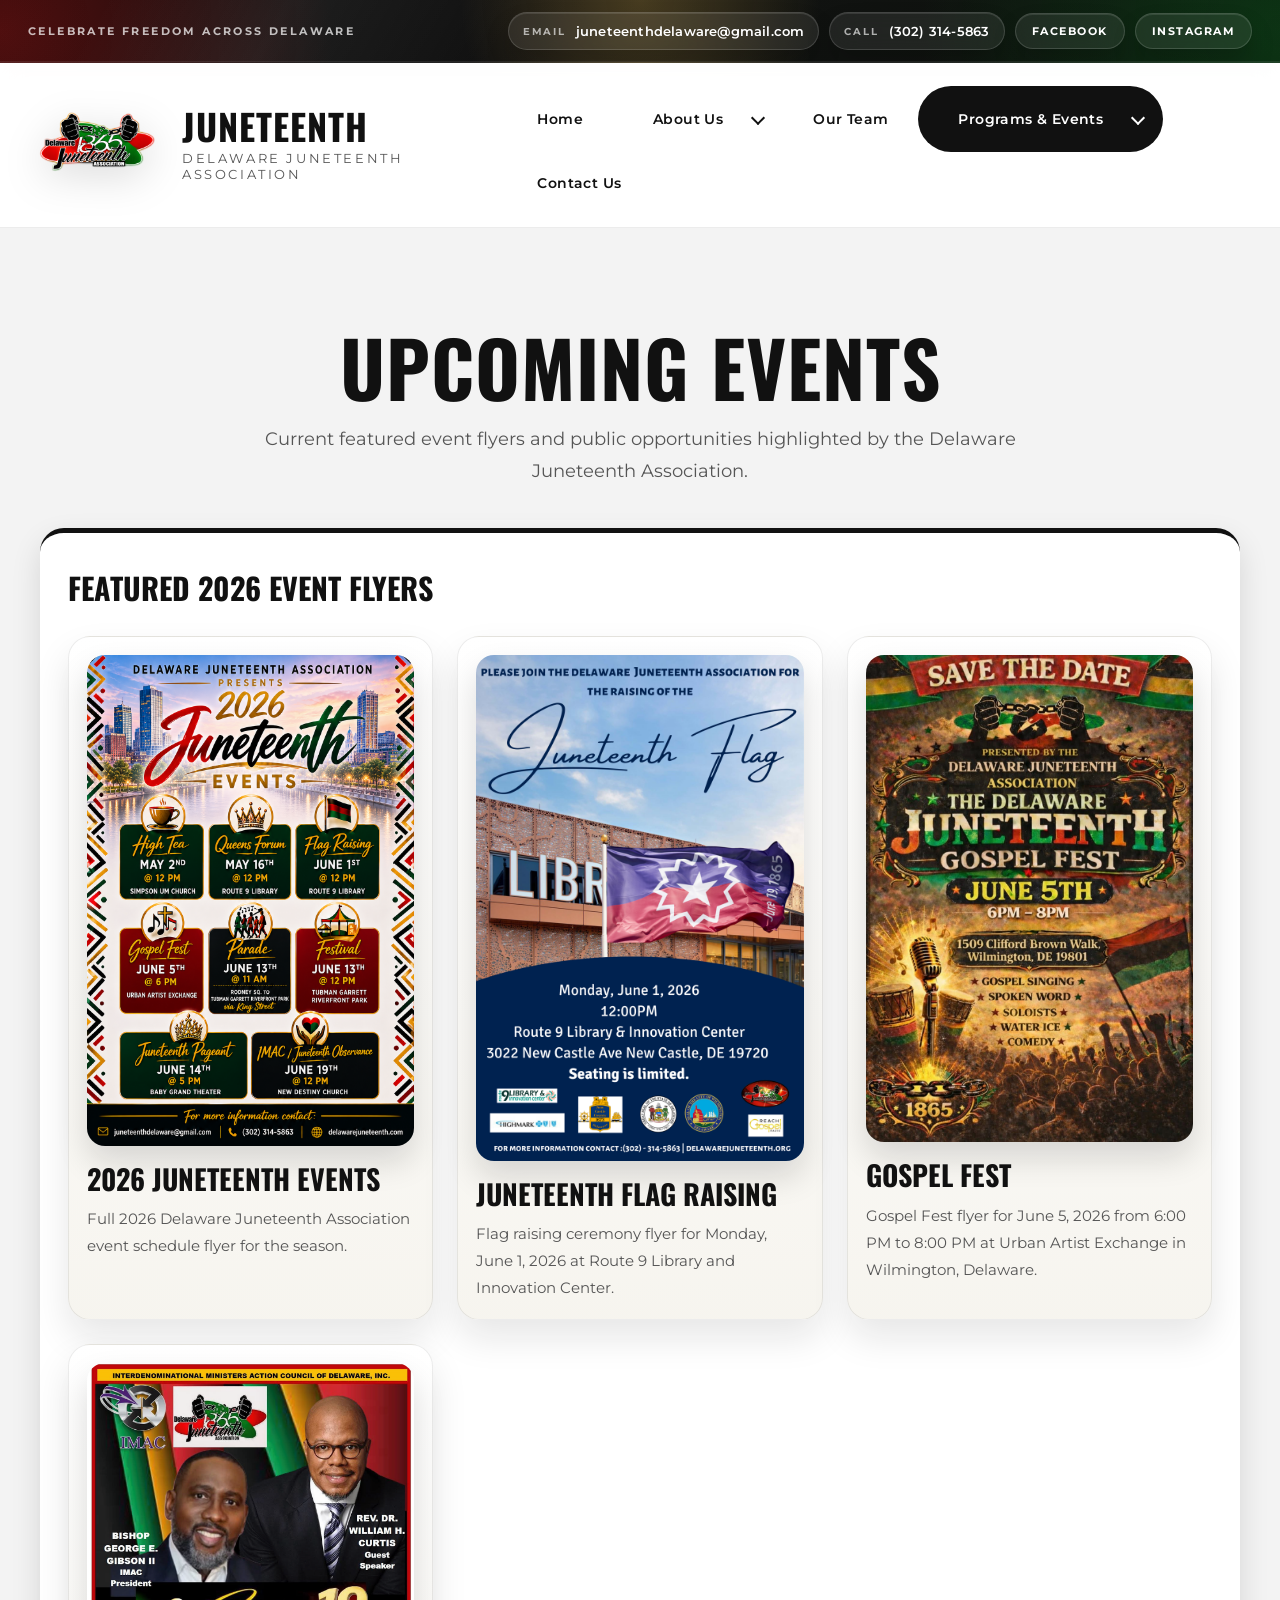
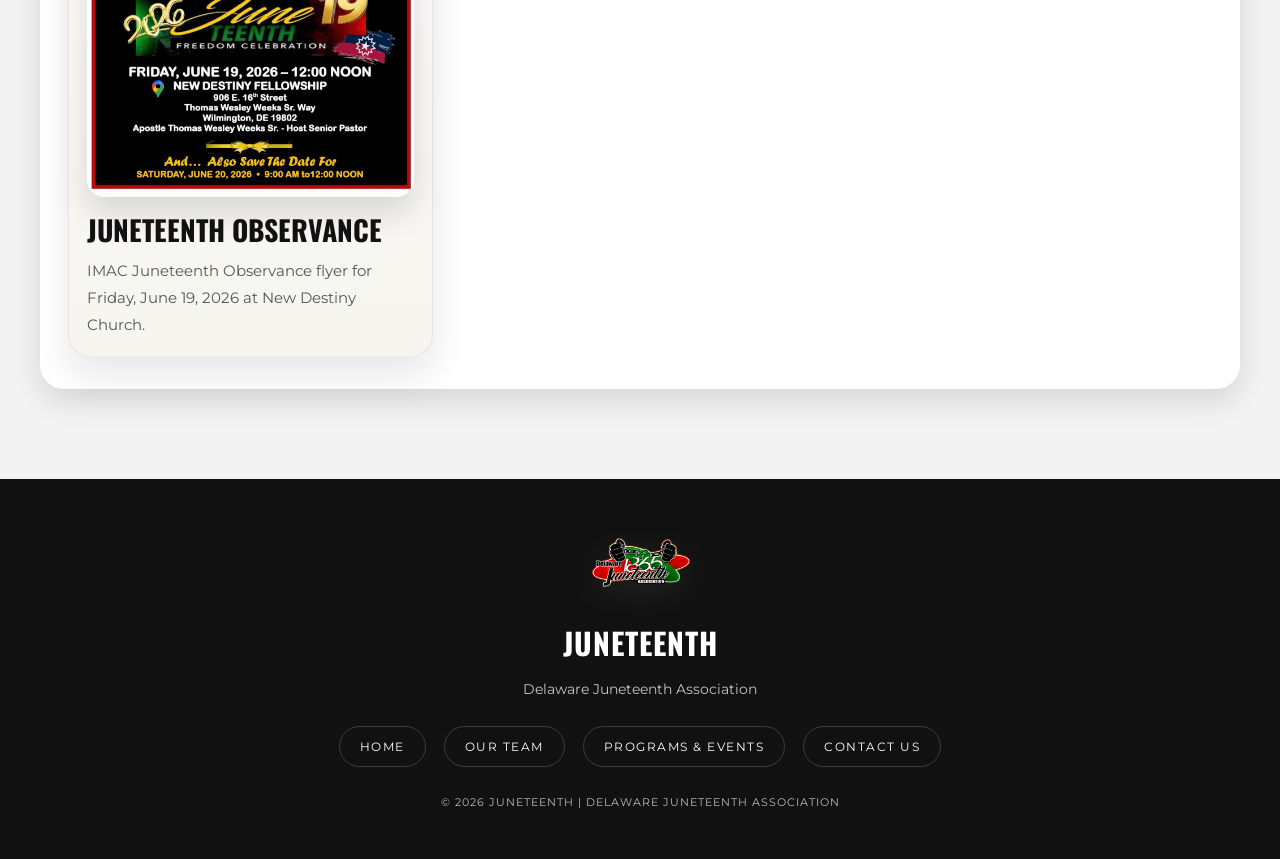
<file: upcoming-events.html>
<!DOCTYPE html>
<html lang="en">
<head>
  <meta charset="UTF-8" />
  <meta name="viewport" content="width=device-width, initial-scale=1.0" />
  <title>JUNETEENTH | Upcoming Events</title>

  <link rel="preconnect" href="https://fonts.googleapis.com">
  <link rel="preconnect" href="https://fonts.gstatic.com" crossorigin>
  <link href="https://fonts.googleapis.com/css2?family=Oswald:wght@400;500;600&family=Montserrat:wght@300;400;500;600;700&display=swap" rel="stylesheet">
  <link rel="stylesheet" href="styles.css">
</head>
<body>

  <div class="topbar">
    <div class="topbar-inner">
      <p class="topbar-copy">Celebrate freedom across Delaware</p>

      <div class="topbar-links">
        <a href="mailto:juneteenthdelaware@gmail.com" class="topbar-pill">
          <span class="topbar-label">Email</span>
          <span class="topbar-value">juneteenthdelaware@gmail.com</span>
        </a>
        <a href="tel:13023145863" class="topbar-pill">
          <span class="topbar-label">Call</span>
          <span class="topbar-value">(302) 314-5863</span>
        </a>
        <a href="https://www.facebook.com/delawarejuneteenthassociation/" class="topbar-pill topbar-social" target="_blank" rel="noreferrer noopener">Facebook</a>
        <a href="https://www.instagram.com/delawarejuneteenthassociation" class="topbar-pill topbar-social" target="_blank" rel="noreferrer noopener">Instagram</a>
      </div>
    </div>
  </div>

  <nav>
    <div class="nav-inner">
      <div class="brand">
        <img src="images/juneteenth-logo.png" alt="Juneteenth logo" class="brand-logo">
        <div class="brand-text">
          <h1>JUNETEENTH</h1>
          <p>Delaware Juneteenth Association</p>
        </div>
      </div>

      <ul class="nav-links">
        <li><a href="index.html">Home</a></li>
        <li class="nav-dropdown">
          <details class="nav-dropdown-details">
            <summary class="nav-dropdown-toggle">
              <a href="about.html">About Us</a>
            </summary>
            <div class="nav-dropdown-menu">
              <a href="about.html">About Us</a>
              <a href="donate.html">Donate</a>
            </div>
          </details>
        </li>
        <li><a href="team.html">Our Team</a></li>
        <li class="nav-dropdown">
          <details class="nav-dropdown-details nav-dropdown-wide nav-current">
            <summary class="nav-dropdown-toggle">
              <a href="programs.html">Programs &amp; Events</a>
            </summary>
            <div class="nav-dropdown-menu">
              <a href="upcoming-events.html" class="active">Upcoming Events</a>
              <a href="juneteenth-flag-raising-ceremony.html">Juneteenth Flag Raising Ceremony</a>
              <a href="freedom-parade-festival.html">Freedom Parade &amp; Festival</a>
              <a href="juneteenth-observance-service.html">Juneteenth Observance Service</a>
              <a href="annual-juneteenth-pageant.html">Family Enrichment Program &amp; Pageant</a>
              <a href="male-talent-showcase.html">Male Talent Showcase</a>
            </div>
          </details>
        </li>
        <li><a href="contact.html">Contact Us</a></li>
      </ul>
    </div>
  </nav>

  <section class="page-hero">
    <h2>Upcoming Events</h2>
    <p>
      Current featured event flyers and public opportunities highlighted by the Delaware
      Juneteenth Association.
    </p>
  </section>

  <section class="page-section">
    <div class="page-grid">
      <article class="page-panel page-panel-wide">
        <h3>Featured 2026 Event Flyers</h3>
        <div class="event-flyer-grid">
          <article class="event-flyer-card">
            <img src="images/2026-juneteenth-events.png" alt="2026 Juneteenth Events flyer with the Delaware Juneteenth Association event schedule">
            <h4>2026 Juneteenth Events</h4>
            <p>
              Full 2026 Delaware Juneteenth Association event schedule flyer for the season.
            </p>
          </article>

          <article class="event-flyer-card">
            <img src="images/juneteenth-flag-raising-2026-flyer.png" alt="Juneteenth Flag Raising flyer for Monday, June 1, 2026 at Route 9 Library and Innovation Center">
            <h4>Juneteenth Flag Raising</h4>
            <p>
              Flag raising ceremony flyer for Monday, June 1, 2026 at Route 9 Library and
              Innovation Center.
            </p>
          </article>

          <article class="event-flyer-card">
            <img src="images/deja-gospel-fest-2026.jpg" alt="Delaware Juneteenth Gospel Fest flyer for June 5, 2026">
            <h4>Gospel Fest</h4>
            <p>
              Gospel Fest flyer for June 5, 2026 from 6:00 PM to 8:00 PM at Urban Artist Exchange
              in Wilmington, Delaware.
            </p>
          </article>

          <article class="event-flyer-card">
            <img src="images/imac-juneteenth-freedom-celebration-2026.png" alt="IMAC Juneteenth Observance flyer for June 19, 2026 at New Destiny Fellowship">
            <h4>Juneteenth Observance</h4>
            <p>
              IMAC Juneteenth Observance flyer for Friday, June 19, 2026 at New Destiny Church.
            </p>
          </article>
        </div>
      </article>
    </div>
  </section>

  <footer>
    <img src="images/juneteenth-logo.png" alt="Juneteenth footer logo" class="footer-logo">
    <h6>JUNETEENTH</h6>
    <p>Delaware Juneteenth Association</p>

    <div class="footer-links">
      <a href="index.html">Home</a>
      <a href="team.html">Our Team</a>
      <a href="programs.html">Programs &amp; Events</a>
      <a href="contact.html">Contact Us</a>
    </div>

    <div class="copyright">
      &copy; 2026 JUNETEENTH | Delaware Juneteenth Association
    </div>
  </footer>

  <script src="script.js"></script>

</body>
</html>
</file>
<file: styles.css>
* {
  margin: 0;
  padding: 0;
  box-sizing: border-box;
}

:root {
  --red: #d71919;
  --green: #0b7d24;
  --gold: #f2c14e;
  --black: #111111;
  --white: #ffffff;
  --light: #f3f3f3;
  --gray: #e7e7e7;
  --dark-gray: #2a2a2a;
  --shadow: 0 12px 30px rgba(0, 0, 0, 0.12);
  --anchor-offset: 140px;
  --home-header-height: 170px;
  --red-glow: rgba(215, 25, 25, 0.3);
  --green-glow: rgba(11, 125, 36, 0.26);
  --gold-glow: rgba(242, 193, 78, 0.28);
}

html {
  scroll-behavior: smooth;
  scroll-padding-top: var(--anchor-offset);
}

body {
  font-family: 'Montserrat', sans-serif;
  background: var(--light);
  color: var(--black);
  overflow-x: hidden;
}

a {
  text-decoration: none;
  color: inherit;
  transition: 0.3s ease;
}

img {
  max-width: 100%;
  display: block;
}

.topbar {
  position: relative;
  z-index: 120;
  overflow: hidden;
  color: var(--white);
  background:
    radial-gradient(circle at left center, rgba(215, 25, 25, 0.34), transparent 26%),
    radial-gradient(circle at center top, rgba(242, 193, 78, 0.24), transparent 28%),
    radial-gradient(circle at right center, rgba(11, 125, 36, 0.3), transparent 28%),
    linear-gradient(120deg, #090909 0%, #121212 45%, #0d130d 100%);
  border-bottom: 1px solid rgba(255, 255, 255, 0.08);
  box-shadow: inset 0 -1px 0 rgba(255, 255, 255, 0.08);
}

.topbar::before {
  content: "";
  position: absolute;
  inset: 0;
  background: linear-gradient(120deg, transparent 8%, rgba(255, 255, 255, 0.12) 22%, transparent 40%);
  opacity: 0.58;
  pointer-events: none;
}

.topbar-inner {
  position: relative;
  z-index: 1;
  max-width: 1480px;
  margin: 0 auto;
  padding: 12px 28px;
  display: flex;
  justify-content: space-between;
  align-items: center;
  gap: 18px;
}

.topbar-copy {
  font-size: 11px;
  font-weight: 700;
  letter-spacing: 2.4px;
  text-transform: uppercase;
  color: rgba(255, 255, 255, 0.72);
  white-space: nowrap;
}

.topbar-links {
  display: flex;
  justify-content: flex-end;
  align-items: center;
  gap: 10px;
  flex-wrap: wrap;
}

.topbar-pill {
  display: inline-flex;
  align-items: center;
  gap: 10px;
  padding: 10px 14px;
  white-space: nowrap;
  border-radius: 999px;
  background: rgba(255, 255, 255, 0.08);
  border: 1px solid rgba(255, 255, 255, 0.15);
  backdrop-filter: blur(16px);
  box-shadow:
    0 14px 24px rgba(0, 0, 0, 0.18),
    inset 0 1px 0 rgba(255, 255, 255, 0.1);
  color: var(--white);
}

.topbar-pill:hover,
.topbar-pill:focus-visible {
  color: var(--white);
  transform: translateY(-2px);
  background: rgba(255, 255, 255, 0.16);
  border-color: rgba(255, 255, 255, 0.24);
}

.topbar-label {
  font-size: 10px;
  font-weight: 700;
  letter-spacing: 1.8px;
  text-transform: uppercase;
  color: rgba(255, 255, 255, 0.64);
}

.topbar-value {
  font-size: 13px;
  font-weight: 600;
  letter-spacing: 0.2px;
  white-space: nowrap;
}

.topbar-social {
  padding: 10px 16px;
  font-size: 11px;
  font-weight: 700;
  letter-spacing: 1.5px;
  text-transform: uppercase;
}

nav {
  position: relative;
  z-index: 130;
  background: rgba(255, 255, 255, 0.94);
  backdrop-filter: blur(14px);
  border-bottom: 1px solid rgba(17, 17, 17, 0.08);
}

.nav-inner {
  max-width: 1480px;
  margin: 0 auto;
  padding: 18px 32px;
  display: flex;
  justify-content: space-between;
  align-items: center;
  gap: 20px;
}

.brand {
  display: flex;
  align-items: center;
  gap: 22px;
  min-width: 0;
}

.brand-logo {
  width: 128px;
  height: 128px;
  object-fit: contain;
  border-radius: 0;
  background: transparent;
  padding: 0;
  box-shadow: none;
  filter: drop-shadow(0 10px 20px rgba(0, 0, 0, 0.14));
}

.brand-text {
  min-width: 0;
}

.brand-text h1 {
  font-family: 'Oswald', sans-serif;
  font-size: clamp(36px, 2.8vw, 50px);
  letter-spacing: 1px;
  line-height: 1;
  color: var(--black);
}

.brand-text p {
  font-size: 13px;
  letter-spacing: 2.6px;
  text-transform: uppercase;
  color: #555;
  margin-top: 6px;
}

.nav-links {
  list-style: none;
  display: flex;
  align-items: center;
  gap: 10px;
  flex-wrap: wrap;
}

.nav-links > li {
  position: relative;
}

.nav-links li a {
  display: inline-block;
  padding: 12px 20px;
  border-radius: 999px;
  font-size: 14px;
  font-weight: 600;
  letter-spacing: 0.4px;
  color: var(--black);
}

.nav-links li a:hover,
.nav-links li a.active {
  background: var(--black);
  color: var(--white);
}

.nav-dropdown-details {
  position: relative;
}

.nav-dropdown-toggle {
  list-style: none;
  display: inline-flex;
  align-items: center;
  justify-content: space-between;
  gap: 10px;
  padding: 12px 20px;
  border-radius: 999px;
  font-size: 14px;
  font-weight: 600;
  letter-spacing: 0.4px;
  color: var(--black);
  cursor: pointer;
  user-select: none;
  transition: 0.3s ease;
}

.nav-dropdown-toggle a {
  display: inline-flex;
  align-items: center;
  flex: 0 0 auto;
  min-width: max-content;
  white-space: nowrap;
  padding: 0;
  border-radius: 0;
  background: transparent;
  color: inherit;
}

.nav-dropdown-toggle a:hover,
.nav-dropdown-toggle a:focus-visible {
  background: transparent;
  color: inherit;
}

.nav-dropdown-toggle:hover > a,
.nav-dropdown-details[open] .nav-dropdown-toggle > a,
.nav-dropdown-details.nav-current .nav-dropdown-toggle > a {
  color: inherit;
  background: transparent;
}

.nav-dropdown-toggle::-webkit-details-marker {
  display: none;
}

.nav-dropdown-toggle::marker {
  content: "";
}

.nav-dropdown-toggle::after {
  content: "";
  flex: 0 0 auto;
  width: 8px;
  height: 8px;
  border-right: 2px solid currentColor;
  border-bottom: 2px solid currentColor;
  transform: translateY(-1px) rotate(45deg);
  transition: transform 0.3s ease;
}

.nav-dropdown-details[open] .nav-dropdown-toggle::after {
  transform: translateY(2px) rotate(225deg);
}

.nav-dropdown-toggle:hover,
.nav-dropdown-details[open] .nav-dropdown-toggle,
.nav-dropdown-details.nav-current .nav-dropdown-toggle {
  background: var(--black);
  color: var(--white);
}

.nav-dropdown-menu {
  position: absolute;
  top: calc(100% + 12px);
  left: 0;
  min-width: 240px;
  padding: 8px 0;
  border-radius: 20px;
  background: rgba(255, 255, 255, 0.98);
  border: 1px solid rgba(17, 17, 17, 0.1);
  box-shadow: 0 20px 40px rgba(17, 17, 17, 0.14);
  backdrop-filter: blur(16px);
  z-index: 300;
}

.nav-dropdown-wide .nav-dropdown-menu {
  min-width: 360px;
}

.nav-dropdown-menu a {
  display: block;
  padding: 12px 16px;
  font-family: 'Oswald', sans-serif;
  font-size: 18px;
  line-height: 1.25;
  letter-spacing: 0.3px;
  color: var(--black);
}

.nav-dropdown-menu a + a {
  border-top: 1px solid rgba(17, 17, 17, 0.08);
}

.nav-dropdown-menu a.active,
.nav-dropdown-menu a:hover,
.nav-dropdown-menu a:focus-visible {
  background: var(--black);
  color: var(--white);
}

.home-slider {
  padding: 24px 24px 12px;
  background: var(--light);
}

.home-slider-shell {
  max-width: 560px;
  margin: 0 auto;
}

.home-slider-track {
  position: relative;
  aspect-ratio: 2 / 3;
}

.home-slide {
  position: absolute;
  inset: 0;
  opacity: 0;
  transform: scale(1.02);
  pointer-events: none;
  transition: opacity 0.8s ease, transform 0.8s ease;
}

.home-slide.is-active {
  opacity: 1;
  transform: scale(1);
  pointer-events: auto;
}

.home-slide::after {
  content: none;
}

.home-slide-backdrop {
  display: none;
}

.home-slide-backdrop img {
  display: none;
}

.home-slide-content {
  position: relative;
  display: flex;
  justify-content: center;
  align-items: center;
  min-height: 100%;
  padding: 0;
}

.home-slide-poster {
  width: 100%;
}

.home-slide-poster img {
  width: 100%;
  height: 100%;
  max-height: none;
  border-radius: 32px;
  object-fit: contain;
  box-shadow: 0 22px 48px rgba(0, 0, 0, 0.14);
  animation: home-slide-float 8s ease-in-out infinite;
}

.home-slider-controls {
  position: static;
  display: flex;
  justify-content: center;
  align-items: center;
  gap: 18px;
  flex-wrap: wrap;
  margin-top: 20px;
}

.home-slider-dots,
.home-slider-actions {
  display: flex;
  align-items: center;
  gap: 12px;
  padding: 0;
}

.home-slider-dot,
.home-slider-button {
  border: none;
  cursor: pointer;
  transition: transform 0.25s ease, background 0.25s ease, opacity 0.25s ease;
}

.home-slider-dot {
  width: 14px;
  height: 14px;
  border-radius: 999px;
  background: rgba(17, 17, 17, 0.22);
}

.home-slider-dot.is-active {
  width: 38px;
  background: var(--black);
}

.home-slider-button {
  padding: 10px 16px;
  border-radius: 999px;
  background: var(--black);
  color: var(--white);
  font-size: 12px;
  font-weight: 700;
  letter-spacing: 1.6px;
  text-transform: uppercase;
}

.home-slider-count {
  color: var(--black);
  font-size: 12px;
  font-weight: 700;
  letter-spacing: 2px;
  text-transform: uppercase;
  margin-right: 4px;
}

.home-slider-dot:hover,
.home-slider-dot:focus-visible,
.home-slider-button:hover,
.home-slider-button:focus-visible {
  transform: translateY(-2px);
}

.home-slider-button:hover,
.home-slider-button:focus-visible {
  background: var(--red);
}

.hero {
  position: relative;
  min-height: calc(100vh - 130px);
  display: grid;
  grid-template-columns: minmax(0, 1.05fr) minmax(300px, 0.72fr) minmax(260px, 0.78fr);
  align-items: center;
  gap: 28px;
  padding: 80px 60px;
  background:
    linear-gradient(135deg, rgba(215, 25, 25, 0.06), rgba(11, 125, 36, 0.08)),
    radial-gradient(circle at top left, rgba(215, 25, 25, 0.12), transparent 35%),
    radial-gradient(circle at bottom right, rgba(11, 125, 36, 0.12), transparent 35%),
    var(--white);
}

.hero::before {
  content: "";
  position: absolute;
  inset: 0;
  background: linear-gradient(to right, transparent 0%, rgba(0, 0, 0, 0.02) 50%, transparent 100%);
  pointer-events: none;
}

.hero-content {
  position: relative;
  z-index: 2;
  max-width: 700px;
}

.hero h2 {
  font-family: 'Oswald', sans-serif;
  font-size: clamp(52px, 8vw, 110px);
  line-height: 0.95;
  letter-spacing: 1px;
  margin-bottom: 20px;
  color: var(--black);
  text-transform: uppercase;
}

.hero h2 .red {
  color: var(--red);
}

.hero h2 .green {
  color: var(--green);
}

.hero-about {
  max-width: 780px;
  font-size: clamp(18px, 1.9vw, 24px);
  line-height: 1.8;
  font-weight: 600;
  color: #222222;
}

.hero-about-last-line {
  display: block;
}

.hero-slider {
  padding: 0;
  background: transparent;
}

.hero-slider .home-slider-shell {
  width: 100%;
  max-width: 380px;
}

.hero-logo-wrap {
  position: relative;
  z-index: 2;
  display: flex;
  justify-content: center;
  align-items: center;
}

.hero-logo-card {
  width: 100%;
  max-width: 620px;
  background: rgba(255, 255, 255, 0.88);
  border: 1px solid rgba(0, 0, 0, 0.08);
  border-radius: 30px;
  padding: 28px;
  box-shadow: var(--shadow);
}

.hero-logo-card img {
  width: 100%;
  object-fit: contain;
}

.home-page {
  background:
    radial-gradient(circle at top left, rgba(215, 25, 25, 0.1), transparent 24%),
    radial-gradient(circle at top right, rgba(242, 193, 78, 0.14), transparent 28%),
    linear-gradient(180deg, #fffdf9 0%, #f5f4ef 44%, #eceae3 100%);
}

.home-page .topbar {
  box-shadow:
    0 18px 34px rgba(17, 17, 17, 0.18),
    inset 0 -1px 0 rgba(255, 255, 255, 0.08);
}

.home-page nav {
  background: rgba(255, 255, 255, 0.84);
  box-shadow: 0 20px 38px rgba(17, 17, 17, 0.08);
}

.home-page .hero {
  --pointer-x: 50%;
  --pointer-y: 50%;
  overflow: hidden;
  isolation: isolate;
  perspective: 1800px;
  min-height: calc(100svh - var(--home-header-height));
  gap: clamp(20px, 2vw, 34px);
  padding: clamp(22px, 3vh, 40px) clamp(24px, 4vw, 56px);
  grid-template-columns: minmax(0, 0.96fr) minmax(320px, 33vw) minmax(240px, 24vw);
  align-items: center;
  align-content: center;
  background:
    radial-gradient(circle at 18% 24%, rgba(215, 25, 25, 0.14), transparent 26%),
    radial-gradient(circle at 50% 8%, rgba(242, 193, 78, 0.16), transparent 26%),
    radial-gradient(circle at 82% 78%, rgba(11, 125, 36, 0.16), transparent 32%),
    linear-gradient(135deg, rgba(255, 255, 255, 0.98), rgba(250, 247, 239, 0.95) 42%, rgba(239, 247, 242, 0.94) 100%);
}

.home-page .hero::before {
  background:
    linear-gradient(110deg, rgba(255, 255, 255, 0.1) 0%, transparent 35%, rgba(255, 255, 255, 0.28) 52%, transparent 72%),
    linear-gradient(to right, transparent 0%, rgba(0, 0, 0, 0.02) 50%, transparent 100%);
  opacity: 0.8;
}

.home-page .hero::after {
  content: "";
  position: absolute;
  inset: 0;
  background:
    repeating-linear-gradient(90deg, rgba(17, 17, 17, 0.025) 0 1px, transparent 1px 80px),
    repeating-linear-gradient(0deg, rgba(17, 17, 17, 0.02) 0 1px, transparent 1px 80px);
  opacity: 0.22;
  mask-image: radial-gradient(circle at center, black 48%, transparent 100%);
  pointer-events: none;
}

.hero-aurora,
.hero-grid-glow,
.hero-orb {
  position: absolute;
  pointer-events: none;
}

.hero-aurora {
  z-index: 0;
  border-radius: 50%;
  filter: blur(10px);
  opacity: 0.72;
  mix-blend-mode: multiply;
  animation: aurora-drift 16s ease-in-out infinite;
}

.hero-aurora-red {
  top: -140px;
  left: -120px;
  width: 360px;
  height: 360px;
  background: radial-gradient(circle, rgba(215, 25, 25, 0.42) 0%, rgba(215, 25, 25, 0) 72%);
}

.hero-aurora-gold {
  top: 8%;
  left: 36%;
  width: 280px;
  height: 280px;
  background: radial-gradient(circle, rgba(242, 193, 78, 0.42) 0%, rgba(242, 193, 78, 0) 72%);
  animation-duration: 13s;
  animation-delay: -3s;
}

.hero-aurora-green {
  right: -120px;
  bottom: -120px;
  width: 360px;
  height: 360px;
  background: radial-gradient(circle, rgba(11, 125, 36, 0.44) 0%, rgba(11, 125, 36, 0) 72%);
  animation-duration: 18s;
  animation-delay: -6s;
}

.hero-grid-glow {
  inset: 12% 16%;
  z-index: 0;
  border-radius: 48px;
  background:
    radial-gradient(circle at var(--pointer-x) var(--pointer-y), rgba(255, 255, 255, 0.7), transparent 26%),
    linear-gradient(135deg, rgba(255, 255, 255, 0.04), rgba(255, 255, 255, 0.28), rgba(255, 255, 255, 0.04));
  filter: blur(30px);
  opacity: 0.68;
}

.hero-orb {
  z-index: 1;
  width: 14px;
  height: 14px;
  border-radius: 50%;
  background: radial-gradient(circle at 30% 30%, rgba(255, 255, 255, 0.96), rgba(255, 255, 255, 0.18));
  box-shadow: 0 0 28px rgba(255, 255, 255, 0.9);
  animation: orb-float 10s ease-in-out infinite;
}

.hero-orb-one {
  top: 18%;
  left: 45%;
}

.hero-orb-two {
  top: 64%;
  left: 54%;
  width: 10px;
  height: 10px;
  animation-duration: 12s;
  animation-delay: -4s;
}

.hero-orb-three {
  right: 16%;
  top: 20%;
  width: 18px;
  height: 18px;
  animation-duration: 9s;
  animation-delay: -2s;
}

.home-page [data-tilt-layer] {
  position: relative;
  z-index: 2;
  transform-style: preserve-3d;
  will-change: transform;
  transition: transform 0.45s cubic-bezier(0.2, 0.8, 0.2, 1), box-shadow 0.45s ease, border-color 0.45s ease;
  transform: perspective(1600px) rotateX(var(--layer-rotate-x, 0deg)) rotateY(var(--layer-rotate-y, 0deg));
}

.home-page .hero-content {
  max-width: 34rem;
  padding: 0;
  border: none;
  border-radius: 0;
  background: transparent;
  backdrop-filter: none;
  box-shadow: none;
}

.home-page .hero-content::before,
.home-page .hero-slider .home-slider-shell::after,
.home-page .hero-logo-card::after,
.home-page .history-video-shell::after {
  content: "";
  position: absolute;
  inset: 0;
  border-radius: inherit;
  background: linear-gradient(135deg, rgba(255, 255, 255, 0.4), transparent 30%, transparent 70%, rgba(255, 255, 255, 0.14));
  pointer-events: none;
}

.home-page .hero-content::before {
  content: none;
}

.home-page .hero-content > *,
.home-page .hero-slider .home-slider-shell > *,
.home-page .hero-logo-card > *,
.home-page .history-video-shell > * {
  position: relative;
  z-index: 1;
}

.home-page .hero h2 {
  font-size: clamp(48px, min(7vw, 11vh), 98px);
  line-height: 0.86;
  margin-bottom: 16px;
  text-shadow: 0 14px 30px rgba(17, 17, 17, 0.08);
}

.home-page .hero h2 .red,
.home-page .hero h2 .green {
  display: inline-block;
}

.home-page .hero h2 .red {
  text-shadow: 0 0 26px rgba(215, 25, 25, 0.24);
}

.home-page .hero h2 .green {
  text-shadow: 0 0 26px rgba(11, 125, 36, 0.24);
}

.home-page .hero-about {
  max-width: 31rem;
  font-size: clamp(15px, 1.28vw, 19px);
  line-height: 1.58;
  color: rgba(17, 17, 17, 0.86);
  text-wrap: pretty;
}

.home-page .hero-slider {
  background: transparent;
}

.home-page .hero-slider .home-slider-shell {
  width: 100%;
  max-width: clamp(340px, 33vw, 470px);
  padding: 0;
  border-radius: 0;
  border: none;
  background: transparent;
  backdrop-filter: none;
  box-shadow: none;
}

.home-page .hero-slider .home-slider-shell::before,
.home-page .hero-logo-card::before,
.home-page .history-video-shell::before {
  content: "";
  position: absolute;
  inset: -18px;
  z-index: -1;
  border-radius: inherit;
  background:
    radial-gradient(circle at 18% 80%, rgba(215, 25, 25, 0.26), transparent 34%),
    radial-gradient(circle at 82% 16%, rgba(11, 125, 36, 0.24), transparent 34%),
    radial-gradient(circle at 50% 0%, rgba(242, 193, 78, 0.22), transparent 30%);
  filter: blur(24px);
  opacity: 0.95;
  animation: glow-breathe 8s ease-in-out infinite;
}

.home-page .hero-slider .home-slider-shell::before,
.home-page .hero-slider .home-slider-shell::after,
.home-page .hero-logo-card::after {
  content: none;
}

.home-page .home-slider-track {
  transform-style: preserve-3d;
}

.home-page .home-slide {
  transform-origin: center center;
  transform: translate3d(0, 0, -30px) scale(0.97);
  transition: opacity 0.8s ease, transform 0.8s cubic-bezier(0.22, 1, 0.36, 1);
}

.home-page .home-slide.is-active {
  transform: translate3d(0, 0, 26px) scale(1);
}

.home-page .home-slide-poster {
  position: relative;
  border-radius: 28px;
  overflow: hidden;
}

.home-page .home-slide-poster::before {
  content: "";
  position: absolute;
  inset: -30% -18%;
  z-index: 2;
  background: linear-gradient(120deg, transparent 30%, rgba(255, 255, 255, 0.45) 50%, transparent 70%);
  transform: translateX(-100%) rotate(12deg);
  animation: poster-shine 7s linear infinite;
  mix-blend-mode: screen;
  pointer-events: none;
}

.home-page .home-slide-poster::after {
  content: "";
  position: absolute;
  inset: 0;
  border-radius: inherit;
  border: 1px solid rgba(255, 255, 255, 0.46);
  box-shadow: inset 0 1px 0 rgba(255, 255, 255, 0.66), inset 0 -18px 30px rgba(0, 0, 0, 0.08);
  pointer-events: none;
}

.home-page .home-slide-poster img {
  border-radius: 28px;
  border: 1px solid rgba(255, 255, 255, 0.7);
  background: rgba(255, 255, 255, 0.28);
  box-shadow:
    0 38px 72px rgba(17, 17, 17, 0.26),
    0 0 44px rgba(242, 193, 78, 0.22);
}

.home-page .home-slider-controls {
  margin-top: 16px;
  gap: 12px;
}

.home-page .home-slider-dots,
.home-page .home-slider-actions {
  padding: 8px 12px;
  border-radius: 999px;
  background: rgba(255, 255, 255, 0.38);
  backdrop-filter: blur(14px);
  box-shadow: 0 16px 30px rgba(17, 17, 17, 0.08);
}

.home-page .home-slider-dot {
  box-shadow: 0 0 0 1px rgba(17, 17, 17, 0.08) inset;
}

.home-page .home-slider-dot.is-active {
  background: linear-gradient(90deg, var(--red), var(--green));
  box-shadow: 0 0 18px rgba(242, 193, 78, 0.35);
}

.home-page .home-slider-button {
  background: linear-gradient(135deg, var(--black), #222222);
  box-shadow: 0 12px 28px rgba(17, 17, 17, 0.2);
}

.home-page .home-slider-button[data-slide-toggle][aria-pressed="true"] {
  background: linear-gradient(135deg, var(--green), #15953a);
}

.home-page .home-slider-count {
  color: #1d1d1d;
}

.home-page .hero-logo-wrap {
  z-index: 2;
}

.home-page .hero-logo-card {
  max-width: clamp(250px, 24vw, 380px);
  padding: 0;
  border: none;
  background: transparent;
  backdrop-filter: none;
  box-shadow: none;
}

.home-page .hero-logo-card::before {
  inset: -12px;
  animation-direction: reverse;
}

.home-page .hero-logo-card img {
  position: relative;
  z-index: 1;
  width: 100%;
  filter:
    drop-shadow(0 18px 24px rgba(17, 17, 17, 0.16))
    drop-shadow(0 0 46px rgba(11, 125, 36, 0.22))
    drop-shadow(0 0 34px rgba(215, 25, 25, 0.16));
  animation: logo-float 10s ease-in-out infinite;
}

.history-video-shell {
  position: relative;
  max-width: 960px;
  margin: 0 auto;
}

.home-page .history-section {
  position: relative;
  overflow: hidden;
  background:
    radial-gradient(circle at 14% 16%, rgba(215, 25, 25, 0.1), transparent 20%),
    radial-gradient(circle at 86% 24%, rgba(11, 125, 36, 0.12), transparent 24%),
    linear-gradient(180deg, #f2f0ea 0%, #e8e5de 100%);
}

.home-page .history-section::before {
  content: "";
  position: absolute;
  inset: 0;
  background:
    repeating-linear-gradient(90deg, rgba(17, 17, 17, 0.02) 0 1px, transparent 1px 78px),
    repeating-linear-gradient(0deg, rgba(17, 17, 17, 0.018) 0 1px, transparent 1px 78px);
  opacity: 0.24;
  pointer-events: none;
}

.home-page .history-container {
  position: relative;
  z-index: 1;
}

.home-page .history-heading h3 {
  text-shadow: 0 0 24px rgba(11, 125, 36, 0.12);
}

.home-page .history-video-shell {
  padding: 18px;
  border-radius: 34px;
  background: linear-gradient(180deg, rgba(255, 255, 255, 0.7), rgba(255, 255, 255, 0.38));
  border: 1px solid rgba(255, 255, 255, 0.7);
  backdrop-filter: blur(18px);
  box-shadow: 0 30px 70px rgba(17, 17, 17, 0.12);
  transition: transform 0.35s ease, box-shadow 0.35s ease;
}

.home-page .history-video-shell:hover {
  transform: translateY(-8px);
  box-shadow: 0 42px 82px rgba(17, 17, 17, 0.16);
}

.home-page .history-video {
  max-width: none;
  border: 1px solid rgba(255, 255, 255, 0.36);
  box-shadow:
    0 28px 54px rgba(17, 17, 17, 0.2),
    0 0 34px rgba(242, 193, 78, 0.1);
}

.history-section {
  background: #ececec;
  padding: 100px 24px;
}

.history-container {
  max-width: 1100px;
  margin: 0 auto;
}

.history-heading {
  text-align: center;
  margin-bottom: 42px;
}

.history-heading h3 {
  font-family: 'Montserrat', sans-serif;
  font-size: clamp(42px, 5vw, 64px);
  font-weight: 700;
  color: var(--green);
  margin-bottom: 16px;
}

.history-heading p {
  max-width: 720px;
  margin: 0 auto;
  font-size: 18px;
  line-height: 1.8;
  color: #555555;
}

.history-video {
  width: 100%;
  max-width: 900px;
  margin: 0 auto;
  border-radius: 26px;
  overflow: hidden;
  box-shadow: 0 18px 42px rgba(0, 0, 0, 0.16);
  background: #000000;
}

.history-video iframe {
  display: block;
  width: 100%;
  aspect-ratio: 16 / 9;
  border: 0;
}

.history-feature {
  margin-top: 48px;
  display: grid;
  grid-template-columns: minmax(280px, 0.9fr) minmax(280px, 1fr);
  gap: clamp(28px, 5vw, 64px);
  align-items: center;
}

.history-feature-media {
  display: flex;
  justify-content: center;
}

.history-feature-media img {
  width: 100%;
  max-width: 480px;
  box-shadow:
    -22px 22px 0 rgba(17, 17, 17, 0.16),
    0 24px 50px rgba(17, 17, 17, 0.22);
}

.history-feature-gallery {
  display: grid;
  grid-template-columns: repeat(2, minmax(0, 1fr));
  gap: 16px;
  align-items: stretch;
}

.history-feature-gallery .history-feature-photo {
  height: 100%;
  max-width: none;
  aspect-ratio: 3 / 4;
  object-fit: cover;
  object-position: center top;
}

.history-feature-gallery .history-feature-photo-wide {
  grid-column: 1 / -1;
  height: auto;
  aspect-ratio: auto;
  object-fit: contain;
}

.history-feature-gallery .history-feature-photo-full {
  height: auto;
  aspect-ratio: auto;
  object-fit: contain;
  object-position: center center;
}

.history-feature-copy h4 {
  display: grid;
  gap: 4px;
  font-family: 'Montserrat', sans-serif;
  font-size: clamp(42px, 5vw, 64px);
  line-height: 0.96;
  font-weight: 700;
  color: var(--green);
}

.history-feature-copy h4 span {
  display: block;
}

.donate-section {
  padding: 90px 24px 110px;
  background: var(--white);
}

.donate-container {
  max-width: 1300px;
  margin: 0 auto;
  display: grid;
  grid-template-columns: minmax(320px, 0.95fr) minmax(320px, 1.05fr);
  gap: 56px;
  align-items: center;
}

.donate-media img {
  width: 100%;
  max-width: 600px;
  margin: 0 auto;
  box-shadow: 0 22px 48px rgba(0, 0, 0, 0.16);
}

.donate-copy h3 {
  font-family: 'Montserrat', sans-serif;
  font-size: clamp(46px, 5vw, 64px);
  font-weight: 700;
  color: var(--green);
  margin-bottom: 28px;
}

.donate-copy p {
  max-width: 620px;
  font-size: clamp(20px, 2vw, 28px);
  line-height: 1.85;
  font-weight: 600;
  color: #111111;
}

.home-contact-section {
  padding: 40px 24px 110px;
  background: var(--white);
}

.home-contact-container {
  max-width: 1300px;
  margin: 0 auto;
}

.home-contact-header {
  text-align: center;
  margin-bottom: 44px;
}

.home-contact-header h3 {
  font-family: 'Montserrat', sans-serif;
  font-size: clamp(48px, 5vw, 68px);
  font-weight: 700;
  color: var(--green);
  margin-bottom: 22px;
}

.home-contact-link {
  display: block;
  width: fit-content;
  margin: 0 auto;
  font-size: 18px;
  line-height: 1.8;
  color: #111111;
}

.home-contact-link + .home-contact-link {
  margin-top: 6px;
}

.home-contact-link:hover,
.home-contact-link:focus-visible {
  color: var(--green);
}

.home-contact-socials {
  display: flex;
  justify-content: center;
  gap: 16px;
  flex-wrap: wrap;
  margin-top: 20px;
}

.home-contact-social {
  display: inline-flex;
  align-items: center;
  justify-content: center;
  min-width: 128px;
  padding: 12px 18px;
  border-radius: 999px;
  background: rgba(17, 17, 17, 0.06);
  color: var(--black);
  font-size: 12px;
  font-weight: 700;
  letter-spacing: 1.5px;
  text-transform: uppercase;
}

.home-contact-social:hover,
.home-contact-social:focus-visible {
  background: var(--black);
  color: var(--white);
}

.home-contact-form {
  display: grid;
  gap: 0;
}

.home-contact-field {
  display: grid;
  gap: 16px;
  padding: 14px 8px 18px;
  border-bottom: 1px solid rgba(17, 17, 17, 0.8);
}

.home-contact-field span {
  font-size: 16px;
  font-weight: 500;
  color: #111111;
}

.home-contact-field input,
.home-contact-field textarea {
  width: 100%;
  border: none;
  outline: none;
  background: transparent;
  padding: 0;
  font: inherit;
  font-size: 18px;
  line-height: 1.8;
  color: #111111;
  resize: vertical;
}

.home-contact-field input::placeholder,
.home-contact-field textarea::placeholder {
  color: #444444;
}

.home-contact-submit {
  margin-top: 34px;
  width: 100%;
  border: none;
  border-radius: 0;
  padding: 20px 24px;
  background: var(--black);
  color: var(--white);
  font-size: 16px;
  font-weight: 700;
  letter-spacing: 1px;
  cursor: pointer;
  transition: background 0.3s ease, transform 0.3s ease;
}

.home-contact-submit:hover,
.home-contact-submit:focus-visible {
  background: var(--green);
  transform: translateY(-2px);
}

.mailing-list-section {
  padding: 0 24px 110px;
  background: var(--white);
}

.mailing-list-shell {
  max-width: 1300px;
  margin: 0 auto;
  display: grid;
  grid-template-columns: minmax(320px, 0.92fr) minmax(360px, 1.08fr);
  gap: clamp(34px, 5vw, 70px);
  align-items: center;
}

.mailing-list-copy {
  max-width: 540px;
}

.mailing-list-kicker {
  font-size: 12px;
  font-weight: 700;
  letter-spacing: 2.2px;
  text-transform: uppercase;
  color: var(--green);
  margin-bottom: 18px;
}

.mailing-list-copy h3 {
  font-family: 'Montserrat', sans-serif;
  font-size: clamp(54px, 6.5vw, 88px);
  line-height: 0.94;
  font-weight: 700;
  color: var(--green);
  margin-bottom: 24px;
}

.mailing-list-copy p:last-child {
  max-width: 500px;
  font-size: clamp(16px, 1.25vw, 20px);
  line-height: 1.75;
  font-weight: 500;
  font-style: italic;
  color: #5a5a5a;
}

.mailing-envelope-stage {
  display: flex;
  justify-content: center;
}

.mailing-envelope {
  position: relative;
  width: min(100%, 620px);
  aspect-ratio: 1.18 / 0.9;
  perspective: 1800px;
  outline: none;
  overflow: visible;
}

.mailing-envelope:focus-visible {
  outline: 3px solid rgba(11, 125, 36, 0.3);
  outline-offset: 12px;
}

.mailing-envelope-shadow {
  position: absolute;
  left: 11%;
  right: 11%;
  bottom: 4%;
  height: 14%;
  border-radius: 999px;
  background: radial-gradient(circle, rgba(0, 0, 0, 0.18) 0%, rgba(0, 0, 0, 0) 72%);
  transform: scaleX(0.84);
  filter: blur(10px);
  transition: transform 0.65s ease, opacity 0.65s ease;
}

.mailing-envelope-back {
  position: absolute;
  left: 8%;
  right: 8%;
  top: 16%;
  bottom: 0;
  border-radius: 32px;
  background:
    radial-gradient(circle at top left, rgba(255, 255, 255, 0.16), transparent 24%),
    linear-gradient(135deg, #1f9b42 0%, #0b7d24 68%, #085d1a 100%);
  box-shadow:
    0 36px 60px rgba(11, 125, 36, 0.18),
    inset 0 1px 0 rgba(255, 255, 255, 0.16);
}

.mailing-envelope-pocket {
  position: absolute;
  left: 8%;
  right: 8%;
  top: 16%;
  bottom: 0;
  z-index: 2;
  overflow: hidden;
  border-radius: 32px;
  transition: z-index 0s linear 0.2s;
}

.mailing-letter {
  position: absolute;
  left: 10%;
  right: 10%;
  bottom: 6%;
  z-index: 1;
  display: grid;
  gap: 12px;
  padding: 30px 28px 34px;
  border-radius: 24px;
  background:
    linear-gradient(180deg, rgba(255, 255, 255, 0.98), rgba(246, 244, 238, 0.98));
  box-shadow: 0 24px 44px rgba(0, 0, 0, 0.16);
  transform: translateY(54%) scale(0.95);
  transform-origin: bottom center;
  transition: transform 0.7s cubic-bezier(0.22, 1, 0.36, 1);
}

.mailing-letter-kicker {
  font-size: 10px;
  font-weight: 700;
  letter-spacing: 1.9px;
  text-transform: uppercase;
  color: #555555;
}

.mailing-letter h4 {
  font-family: 'Oswald', sans-serif;
  font-size: clamp(30px, 3.5vw, 42px);
  line-height: 0.95;
  text-transform: uppercase;
  color: var(--black);
}

.mailing-letter p:last-of-type {
  font-size: 15px;
  line-height: 1.6;
  color: #444444;
}

.mailing-envelope-front {
  position: absolute;
  left: 8%;
  right: 8%;
  bottom: 0;
  height: 61%;
  z-index: 3;
  border-radius: 0 0 32px 32px;
  background:
    linear-gradient(160deg, #18a93f 0%, #0b7d24 66%, #09611c 100%);
  clip-path: polygon(0 0, 50% 58%, 100% 0, 100% 100%, 0 100%);
  box-shadow:
    inset 0 1px 0 rgba(255, 255, 255, 0.16),
    inset 0 -8px 16px rgba(0, 0, 0, 0.12);
}

.mailing-envelope-flap {
  position: absolute;
  left: 8%;
  right: 8%;
  top: 16%;
  height: 45%;
  z-index: 4;
  background:
    linear-gradient(180deg, #27b14c 0%, #139137 100%);
  clip-path: polygon(0 0, 100% 0, 50% 100%);
  transform-origin: top center;
  transform: rotateX(0deg);
  transition: transform 0.7s cubic-bezier(0.22, 1, 0.36, 1);
  backface-visibility: hidden;
  box-shadow: inset 0 1px 0 rgba(255, 255, 255, 0.18);
}

.mailing-envelope-seal {
  position: absolute;
  left: 50%;
  top: 40%;
  z-index: 5;
  width: 76px;
  height: 76px;
  border-radius: 50%;
  background: rgba(255, 255, 255, 0.94);
  box-shadow:
    0 16px 28px rgba(0, 0, 0, 0.16),
    inset 0 0 0 6px rgba(11, 125, 36, 0.12);
  transform: translate(-50%, -50%);
  transition: opacity 0.45s ease, transform 0.65s ease;
}

.mailing-envelope-seal::before {
  content: "";
  position: absolute;
  inset: 22px;
  border-radius: 50%;
  background: radial-gradient(circle, #f2c14e 0%, #d71919 60%, #0b7d24 100%);
}

.mailing-list-button {
  display: inline-flex;
  align-items: center;
  justify-content: center;
  width: fit-content;
  margin-top: 6px;
  min-width: 132px;
  padding: 14px 24px;
  border-radius: 999px;
  background: var(--black);
  color: var(--white);
  font-size: 13px;
  font-weight: 700;
  letter-spacing: 1.6px;
  text-transform: uppercase;
  box-shadow: 0 12px 26px rgba(17, 17, 17, 0.14);
  opacity: 0;
  transform: translateY(12px);
  pointer-events: none;
  transition: background 0.3s ease, color 0.3s ease, transform 0.35s ease, opacity 0.35s ease;
}

.mailing-list-button:hover,
.mailing-list-button:focus-visible {
  background: var(--green);
  color: var(--white);
  transform: translateY(-2px);
}

.mailing-envelope:hover .mailing-envelope-pocket,
.mailing-envelope:focus .mailing-envelope-pocket,
.mailing-envelope:focus-within .mailing-envelope-pocket {
  z-index: 6;
  transition-delay: 0s;
}

.mailing-envelope:hover .mailing-letter,
.mailing-envelope:focus .mailing-letter,
.mailing-envelope:focus-within .mailing-letter {
  transform: translateY(10%) scale(1);
}

.mailing-envelope:hover .mailing-envelope-flap,
.mailing-envelope:focus .mailing-envelope-flap,
.mailing-envelope:focus-within .mailing-envelope-flap {
  transform: rotateX(180deg);
}

.mailing-envelope:hover .mailing-envelope-seal,
.mailing-envelope:focus .mailing-envelope-seal,
.mailing-envelope:focus-within .mailing-envelope-seal {
  opacity: 0;
  transform: translate(-50%, -90%);
}

.mailing-envelope:hover .mailing-envelope-shadow,
.mailing-envelope:focus .mailing-envelope-shadow,
.mailing-envelope:focus-within .mailing-envelope-shadow {
  transform: scaleX(0.94);
  opacity: 0.68;
}

.mailing-envelope:hover .mailing-list-button,
.mailing-envelope:focus .mailing-list-button,
.mailing-envelope:focus-within .mailing-list-button {
  opacity: 1;
  transform: translateY(0);
  pointer-events: auto;
}

.mailing-envelope-front,
.mailing-envelope-flap,
.mailing-envelope-seal {
  pointer-events: none;
}

.page-video-shell {
  max-width: 1020px;
}

.video-link-card {
  position: relative;
  display: block;
  width: 100%;
  border-radius: 26px;
  overflow: hidden;
  box-shadow: 0 18px 42px rgba(0, 0, 0, 0.16);
}

.video-link-poster {
  position: relative;
  aspect-ratio: 16 / 9;
  background: #000000;
}

.video-link-poster::after {
  content: "";
  position: absolute;
  inset: 0;
  background: linear-gradient(180deg, rgba(0, 0, 0, 0.08), rgba(0, 0, 0, 0.34));
}

.video-link-poster img {
  width: 100%;
  height: 100%;
  object-fit: cover;
}

.video-link-overlay {
  position: absolute;
  inset: 0;
  display: flex;
  flex-direction: column;
  justify-content: center;
  align-items: center;
  gap: 18px;
  padding: 24px;
  color: var(--white);
}

.video-link-play {
  position: relative;
  width: 88px;
  height: 88px;
  border-radius: 50%;
  background: rgba(255, 255, 255, 0.9);
  box-shadow: 0 16px 34px rgba(0, 0, 0, 0.22);
}

.video-link-play::before {
  content: "";
  position: absolute;
  top: 50%;
  left: 50%;
  transform: translate(-38%, -50%);
  width: 0;
  height: 0;
  border-top: 16px solid transparent;
  border-bottom: 16px solid transparent;
  border-left: 26px solid var(--red);
}

.video-link-text {
  display: inline-flex;
  align-items: center;
  justify-content: center;
  padding: 14px 22px;
  border-radius: 999px;
  background: rgba(17, 17, 17, 0.82);
  color: var(--white);
  font-size: 12px;
  font-weight: 700;
  letter-spacing: 1.8px;
  text-transform: uppercase;
}

.video-link-card:hover,
.video-link-card:focus-visible {
  transform: translateY(-4px);
  box-shadow: 0 26px 54px rgba(0, 0, 0, 0.2);
}

.page-hero {
  max-width: 1300px;
  margin: 0 auto;
  padding: 100px 40px 40px;
  text-align: center;
}

.page-hero h2 {
  font-family: 'Oswald', sans-serif;
  font-size: clamp(48px, 6vw, 84px);
  line-height: 1;
  letter-spacing: 1px;
  text-transform: uppercase;
  color: var(--black);
}

.contact-glow-title {
  color: var(--red);
  text-shadow:
    0 0 8px rgba(208, 16, 24, 0.35),
    0 0 18px rgba(244, 196, 48, 0.4),
    0 0 34px rgba(0, 122, 61, 0.24);
}

.page-hero p {
  max-width: 760px;
  margin: 18px auto 0;
  font-size: 18px;
  line-height: 1.8;
  color: #555555;
}

.page-section {
  max-width: 1300px;
  margin: 0 auto;
  padding: 0 40px 90px;
}

.page-grid {
  display: grid;
  grid-template-columns: repeat(2, 1fr);
  gap: 24px;
}

.page-panel {
  background: var(--white);
  border-radius: 24px;
  padding: 32px 28px;
  box-shadow: var(--shadow);
  border-top: 5px solid var(--black);
}

.page-panel-wide {
  grid-column: 1 / -1;
}

.page-panel:nth-child(2) {
  border-top-color: var(--red);
}

.page-panel:nth-child(3) {
  border-top-color: var(--green);
}

.page-panel:nth-child(4) {
  border-top-color: var(--black);
}

.page-panel h3 {
  font-family: 'Oswald', sans-serif;
  font-size: 30px;
  text-transform: uppercase;
  margin-bottom: 12px;
  color: var(--black);
}

.page-panel p {
  font-size: 16px;
  line-height: 1.8;
  color: #555555;
}

.page-panel p + p {
  margin-top: 14px;
}

.page-link-button {
  display: inline-flex;
  align-items: center;
  justify-content: center;
  margin-top: 18px;
  padding: 12px 18px;
  border-radius: 999px;
  background: var(--black);
  color: var(--white);
  font-size: 12px;
  font-weight: 700;
  letter-spacing: 1.5px;
  text-transform: uppercase;
}

.page-link-button:hover,
.page-link-button:focus-visible {
  background: var(--red);
  color: var(--white);
  transform: translateY(-2px);
}

.page-link-button-outline {
  background: transparent;
  color: var(--green);
  border: 1px solid var(--green);
}

.page-link-button-outline:hover,
.page-link-button-outline:focus-visible {
  background: var(--green);
  border-color: var(--green);
  color: var(--white);
}

.page-list {
  margin-top: 16px;
  display: grid;
  gap: 10px;
}

.page-list p {
  margin: 0;
}

.page-list a {
  color: var(--green);
  font-weight: 700;
}

.page-list a:hover,
.page-list a:focus-visible {
  color: var(--red);
}

.event-flyer-grid {
  display: grid;
  grid-template-columns: repeat(3, minmax(0, 1fr));
  gap: 24px;
  margin-top: 26px;
}

.event-flyer-card {
  padding: 18px;
  border-radius: 22px;
  background:
    linear-gradient(180deg, rgba(255, 255, 255, 0.96), rgba(246, 244, 238, 0.96));
  border: 1px solid rgba(17, 17, 17, 0.08);
  box-shadow: 0 18px 36px rgba(17, 17, 17, 0.1);
}

.event-flyer-card img {
  width: 100%;
  border-radius: 18px;
  box-shadow: 0 16px 32px rgba(17, 17, 17, 0.14);
}

.event-flyer-card h4 {
  margin-top: 18px;
  font-family: 'Oswald', sans-serif;
  font-size: 28px;
  line-height: 1.05;
  text-transform: uppercase;
  color: var(--black);
}

.event-flyer-card p {
  margin-top: 12px;
  font-size: 15px;
  line-height: 1.8;
  color: #555555;
}

.parade-story-panel {
  padding: 34px 34px 40px;
}

.parade-story-image {
  margin-bottom: 28px;
}

.parade-story-image img {
  width: 100%;
  max-width: 880px;
  margin: 0 auto;
  border-radius: 24px;
  box-shadow: 0 20px 40px rgba(17, 17, 17, 0.14);
}

.parade-story-copy {
  max-width: 980px;
  margin: 0 auto;
}

.parade-story-copy h3 {
  margin-bottom: 16px;
  color: var(--green);
}

.parade-story-copy p {
  font-size: 17px;
  line-height: 1.9;
  color: #222222;
}

.parade-story-actions {
  display: flex;
  justify-content: center;
  gap: 18px;
  flex-wrap: wrap;
  margin-top: 30px;
}

.program-feature-image {
  margin-bottom: 28px;
}

.program-feature-image img {
  width: 100%;
  max-width: 680px;
  margin: 0 auto;
  border-radius: 24px;
  box-shadow: 0 20px 40px rgba(17, 17, 17, 0.14);
}

.male-showcase-panel {
  padding: 42px 42px 48px;
}

.male-showcase-panel p {
  font-size: 19px;
  line-height: 1.95;
  color: #222222;
}

.program-spotlight-panel {
  border-top: none;
  padding: 48px 42px;
  text-align: center;
}

.program-spotlight-image {
  width: min(100%, 260px);
  margin: 0 auto 28px;
}

.program-spotlight-image img {
  width: 100%;
  aspect-ratio: 1 / 1;
  object-fit: cover;
  border-radius: 50%;
  box-shadow:
    0 22px 44px rgba(17, 17, 17, 0.12),
    0 0 0 12px rgba(255, 255, 255, 0.8);
}

.program-spotlight-panel h3 {
  margin-bottom: 20px;
  font-family: 'Montserrat', sans-serif;
  font-size: clamp(34px, 4vw, 48px);
  font-weight: 700;
  text-transform: none;
  color: var(--green);
}

.program-spotlight-copy {
  max-width: 780px;
  margin: 0 auto;
}

.program-spotlight-copy p {
  font-size: 17px;
  line-height: 1.9;
  color: #222222;
}

.program-spotlight-contact {
  font-weight: 600;
}

.program-spotlight-copy a {
  color: var(--green);
  font-weight: 700;
}

.program-spotlight-copy a:hover,
.program-spotlight-copy a:focus-visible {
  color: var(--red);
}

.team-section {
  background: var(--white);
  padding: 100px 24px;
  text-align: center;
}

.team-container {
  max-width: 1100px;
  margin: 0 auto;
}

.team-section h3 {
  font-family: 'Montserrat', sans-serif;
  font-size: clamp(42px, 5vw, 64px);
  font-weight: 700;
  color: var(--green);
  margin-bottom: 20px;
}

.team-intro {
  max-width: 760px;
  margin: 0 auto 50px;
  font-size: 16px;
  line-height: 1.8;
  color: #555;
}

.team-grid {
  display: grid;
  grid-template-columns: 1fr 1fr;
  gap: 28px;
  text-align: left;
}

.team-column {
  background: #f7f7f7;
  border: 1px solid #e5e5e5;
  border-radius: 24px;
  padding: 32px 28px;
  box-shadow: var(--shadow);
}

.team-column h4 {
  font-family: 'Oswald', sans-serif;
  font-size: 28px;
  letter-spacing: 1px;
  text-transform: uppercase;
  margin-bottom: 20px;
  color: var(--black);
}

.team-list {
  display: grid;
  gap: 14px;
}

.team-person {
  padding-bottom: 14px;
  border-bottom: 1px solid #dddddd;
}

.team-person-with-photo {
  display: grid;
  gap: 14px;
}

.team-person-media {
  display: flex;
  justify-content: space-between;
  align-items: flex-start;
  gap: 18px;
  flex-wrap: wrap;
}

.team-person:last-child {
  padding-bottom: 0;
  border-bottom: none;
}

.team-photo {
  width: 100%;
  max-width: 260px;
  aspect-ratio: 1 / 1;
  border-radius: 20px;
  object-fit: cover;
  object-position: center top;
  box-shadow: 0 12px 28px rgba(0, 0, 0, 0.14);
}

.team-photo-stella {
  object-position: 58% 34%;
}

.team-photo-renee {
  object-position: center 26%;
}

.bio-trigger {
  align-self: flex-start;
  margin-left: auto;
  padding: 12px 18px;
  border: none;
  border-radius: 999px;
  background: var(--black);
  color: var(--white);
  font-size: 12px;
  font-weight: 700;
  letter-spacing: 1.4px;
  text-transform: uppercase;
  cursor: pointer;
  transition: background 0.3s ease, transform 0.3s ease;
}

.bio-trigger:hover,
.bio-trigger:focus-visible {
  background: var(--red);
  transform: translateY(-2px);
}

.bio-dialog {
  width: min(760px, calc(100% - 32px));
  max-height: calc(100% - 32px);
  border: none;
  border-radius: 28px;
  padding: 0;
  margin: auto;
  inset: 0;
  background: #ffffff;
  color: var(--black);
  box-shadow: 0 28px 80px rgba(0, 0, 0, 0.22);
}

.bio-dialog::backdrop {
  background: rgba(0, 0, 0, 0.55);
  backdrop-filter: blur(6px);
}

.bio-dialog-head {
  display: flex;
  justify-content: space-between;
  align-items: flex-start;
  gap: 16px;
  padding: 28px 28px 18px;
  border-bottom: 1px solid #e5e5e5;
}

.bio-dialog-kicker {
  font-size: 12px;
  font-weight: 700;
  letter-spacing: 1.8px;
  text-transform: uppercase;
  color: var(--green);
  margin-bottom: 10px;
}

.bio-dialog-head h4 {
  font-family: 'Oswald', sans-serif;
  font-size: 36px;
  line-height: 1;
  text-transform: uppercase;
}

.bio-close {
  flex-shrink: 0;
  padding: 11px 16px;
  border: none;
  border-radius: 999px;
  background: #efefef;
  color: var(--black);
  font-size: 12px;
  font-weight: 700;
  letter-spacing: 1.4px;
  text-transform: uppercase;
  cursor: pointer;
  transition: background 0.3s ease, color 0.3s ease;
}

.bio-close:hover,
.bio-close:focus-visible {
  background: var(--black);
  color: var(--white);
}

.bio-dialog-body {
  max-height: min(70vh, 640px);
  overflow-y: auto;
  padding: 24px 28px 30px;
}

.bio-dialog-body p {
  font-size: 16px;
  line-height: 1.9;
  color: #444;
}

.bio-dialog-body p + p {
  margin-top: 18px;
}

body.dialog-open {
  overflow: hidden;
}

.team-person strong {
  display: block;
  font-size: 18px;
  line-height: 1.5;
  color: var(--black);
}

.team-person span {
  display: block;
  font-size: 15px;
  line-height: 1.6;
  color: #666;
  margin-top: 4px;
}

.outline-section {
  max-width: 1300px;
  margin: 0 auto;
  padding: 90px 40px;
}

.section-heading {
  text-align: center;
  margin-bottom: 50px;
}

.section-heading h3 {
  font-family: 'Oswald', sans-serif;
  font-size: 42px;
  letter-spacing: 1px;
  text-transform: uppercase;
  margin-bottom: 12px;
}

.section-heading p {
  max-width: 760px;
  margin: 0 auto;
  line-height: 1.8;
  color: #555;
  font-size: 16px;
}

.outline-grid {
  display: grid;
  grid-template-columns: repeat(4, 1fr);
  gap: 24px;
}

.outline-card {
  background: var(--white);
  border-radius: 24px;
  padding: 30px 24px;
  box-shadow: var(--shadow);
  border-top: 5px solid var(--black);
  transition: 0.3s ease;
  min-height: 220px;
}

.outline-card:nth-child(2) {
  border-top-color: var(--red);
}

.outline-card:nth-child(3) {
  border-top-color: var(--green);
}

.outline-card:nth-child(4) {
  border-top-color: var(--black);
}

.outline-card:hover {
  transform: translateY(-8px);
}

.outline-card span {
  display: inline-block;
  font-size: 12px;
  font-weight: 700;
  letter-spacing: 2px;
  text-transform: uppercase;
  margin-bottom: 16px;
  color: #666;
}

.outline-card h4 {
  font-family: 'Oswald', sans-serif;
  font-size: 30px;
  text-transform: uppercase;
  margin-bottom: 12px;
  color: var(--black);
}

.outline-card p {
  color: #555;
  line-height: 1.8;
  font-size: 15px;
}

.placeholder-strip {
  max-width: 1300px;
  margin: 0 auto;
  padding: 0 40px 90px;
  display: grid;
  grid-template-columns: repeat(3, 1fr);
  gap: 24px;
}

.placeholder-box {
  background: #ffffff;
  border: 2px dashed #cfcfcf;
  border-radius: 24px;
  padding: 40px 30px;
  text-align: center;
}

.placeholder-box h5 {
  font-family: 'Oswald', sans-serif;
  font-size: 28px;
  text-transform: uppercase;
  margin-bottom: 12px;
}

.placeholder-box p {
  color: #666;
  line-height: 1.7;
  font-size: 15px;
}

footer {
  background: #111;
  color: #fff;
  padding: 50px 30px;
  text-align: center;
}

.footer-logo {
  width: 110px;
  margin: 0 auto 18px;
  filter: drop-shadow(0 8px 18px rgba(255, 255, 255, 0.08));
}

footer h6 {
  font-family: 'Oswald', sans-serif;
  font-size: 30px;
  text-transform: uppercase;
  letter-spacing: 1px;
  margin-bottom: 12px;
}

footer p {
  color: rgba(255, 255, 255, 0.75);
  font-size: 14px;
  line-height: 1.8;
}

.footer-links {
  margin-top: 24px;
  display: flex;
  justify-content: center;
  gap: 18px;
  flex-wrap: wrap;
}

.footer-links a {
  padding: 12px 20px;
  border: 1px solid rgba(255, 255, 255, 0.18);
  border-radius: 999px;
  font-size: 12px;
  letter-spacing: 1.5px;
  text-transform: uppercase;
}

.footer-links a:hover {
  background: var(--red);
  border-color: var(--red);
  color: var(--white);
}

.copyright {
  margin-top: 28px;
  font-size: 11px;
  letter-spacing: 1px;
  text-transform: uppercase;
  opacity: 0.7;
}

@keyframes home-slide-pan {
  0%,
  100% {
    transform: scale(1.08) translate3d(0, 0, 0);
  }

  50% {
    transform: scale(1.14) translate3d(1.5%, -1.5%, 0);
  }
}

@keyframes home-slide-float {
  0%,
  100% {
    transform: translateY(0);
  }

  50% {
    transform: translateY(-10px);
  }
}

@keyframes aurora-drift {
  0%,
  100% {
    transform: translate3d(0, 0, 0) scale(1);
  }

  33% {
    transform: translate3d(3%, -4%, 0) scale(1.08);
  }

  66% {
    transform: translate3d(-4%, 3%, 0) scale(0.95);
  }
}

@keyframes orb-float {
  0%,
  100% {
    transform: translate3d(0, 0, 0) scale(1);
    opacity: 0.82;
  }

  50% {
    transform: translate3d(10px, -16px, 0) scale(1.2);
    opacity: 1;
  }
}

@keyframes glow-breathe {
  0%,
  100% {
    transform: scale(1);
    opacity: 0.88;
  }

  50% {
    transform: scale(1.06);
    opacity: 1;
  }
}

@keyframes poster-shine {
  0% {
    transform: translateX(-120%) rotate(12deg);
  }

  100% {
    transform: translateX(120%) rotate(12deg);
  }
}

@keyframes logo-float {
  0%,
  100% {
    transform: translateY(0) rotate(0deg);
  }

  50% {
    transform: translateY(-10px) rotate(-1.4deg);
  }
}

@media (max-width: 1100px) {
  .topbar-inner {
    flex-direction: column;
    align-items: flex-start;
  }

  .topbar-copy {
    white-space: normal;
  }

  .topbar-links {
    width: 100%;
    justify-content: flex-start;
  }

  .home-slide-content {
    padding: 0;
  }

  .home-slide-poster {
    width: 100%;
  }

  .hero {
    grid-template-columns: 1fr;
    text-align: center;
    padding: 60px 24px;
  }

  .hero-content {
    max-width: 100%;
  }

  .hero-slider {
    width: 100%;
    display: flex;
    justify-content: center;
  }

  .home-page .hero {
    gap: 32px;
    min-height: auto;
    padding: 52px 24px 64px;
  }

  .home-page .hero-content {
    max-width: 760px;
    margin: 0 auto;
  }

  .home-page .hero-slider .home-slider-shell {
    max-width: 400px;
  }

  .home-page .hero-logo-card {
    max-width: 300px;
  }

  .home-page .history-video-shell {
    padding: 16px;
  }

  .team-grid {
    grid-template-columns: 1fr;
  }

  .page-grid {
    grid-template-columns: 1fr;
  }

  .event-flyer-grid {
    grid-template-columns: repeat(2, minmax(0, 1fr));
  }

  .program-spotlight-panel {
    padding: 40px 30px;
  }

  .outline-grid {
    grid-template-columns: repeat(2, 1fr);
  }

  .placeholder-strip {
    grid-template-columns: 1fr;
  }

  .history-section,
  .team-section {
    padding: 90px 20px;
  }

  .history-feature {
    grid-template-columns: 1fr;
    text-align: center;
  }

  .history-feature-copy h4 {
    justify-items: center;
  }

  .donate-container {
    grid-template-columns: 1fr;
    gap: 36px;
    text-align: center;
  }

  .donate-copy p {
    margin: 0 auto;
  }

  .home-contact-section {
    padding: 24px 20px 100px;
  }

  .mailing-list-section {
    padding: 0 20px 100px;
  }

  .mailing-list-shell {
    grid-template-columns: 1fr;
    text-align: center;
  }

  .mailing-list-copy {
    max-width: 820px;
    margin: 0 auto;
  }

  .mailing-list-copy p:last-child {
    margin-left: auto;
    margin-right: auto;
  }
}

@media (max-width: 780px) {
  :root {
    --anchor-offset: 220px;
  }

  .home-slider {
    padding: 18px 18px 12px;
  }

  .home-slide-content {
    padding: 0;
  }

  .home-slider-controls {
    margin-top: 16px;
  }

  .home-slider-dots,
  .home-slider-actions {
    justify-content: center;
  }

  .topbar {
    text-align: center;
  }

  .topbar-inner {
    padding: 10px 14px;
    gap: 10px;
    align-items: center;
  }

  .topbar-copy {
    max-width: 24ch;
    font-size: 9px;
    letter-spacing: 1.8px;
    line-height: 1.5;
  }

  .topbar-links {
    justify-content: center;
    gap: 8px;
  }

  .topbar-pill {
    padding: 8px 12px;
    border-radius: 22px;
  }

  .topbar-pill:first-child {
    flex-basis: 100%;
    justify-content: center;
  }

  .topbar-label {
    display: none;
  }

  .topbar-value {
    font-size: 12px;
  }

  .topbar-social {
    padding: 8px 14px;
    font-size: 10px;
    letter-spacing: 1.3px;
  }

  .nav-inner {
    flex-direction: column;
    align-items: flex-start;
    gap: 12px;
    padding: 14px 16px;
  }

  .brand {
    width: 100%;
    gap: 14px;
  }

  .brand-logo {
    width: 82px;
    height: 82px;
  }

  .brand-text h1 {
    font-size: 24px;
  }

  .brand-text p {
    margin-top: 4px;
    font-size: 10px;
    letter-spacing: 1.8px;
  }

  .nav-links {
    width: 100%;
    gap: 6px;
  }

  .nav-links > li,
  .nav-dropdown,
  .nav-dropdown-details {
    width: 100%;
  }

  .nav-links li a {
    width: 100%;
    padding: 9px 12px;
    font-size: 12px;
  }

  .nav-dropdown-toggle {
    width: 100%;
    justify-content: space-between;
    padding: 9px 12px;
    font-size: 12px;
  }

  .nav-dropdown-menu {
    position: static;
    min-width: 0;
    width: 100%;
    margin-top: 6px;
    border-radius: 16px;
  }

  .nav-dropdown-wide .nav-dropdown-menu {
    min-width: 0;
  }

  .nav-dropdown-menu a {
    padding: 10px 12px;
    font-size: 14px;
  }

  .event-flyer-grid {
    grid-template-columns: 1fr;
  }

  .program-spotlight-panel {
    padding: 34px 20px;
  }

  .program-spotlight-image {
    width: min(100%, 220px);
    margin-bottom: 22px;
  }

  .program-spotlight-copy p {
    font-size: 16px;
    line-height: 1.8;
  }

  .home-page .hero {
    grid-template-columns: 1fr;
    gap: 24px;
    min-height: auto;
    padding: 36px 18px 48px;
    text-align: left;
  }

  .home-page .hero-content {
    width: 100%;
    max-width: 34rem;
    margin: 0 auto;
  }

  .home-page .hero h2 {
    font-size: clamp(68px, 19vw, 108px);
  }

  .home-page .hero-about {
    max-width: none;
    font-size: 16px;
    line-height: 1.65;
  }

  .home-page .hero-slider {
    width: 100%;
    display: flex;
    justify-content: center;
  }

  .home-page .hero-slider .home-slider-shell {
    width: 100%;
    max-width: 360px;
  }

  .home-page .home-slider-controls {
    flex-direction: column;
    gap: 12px;
  }

  .home-page .home-slider-dots,
  .home-page .home-slider-actions {
    width: 100%;
    max-width: 360px;
    justify-content: center;
  }

  .home-page .home-slider-actions {
    flex-wrap: wrap;
    gap: 10px;
    padding: 10px 12px;
  }

  .home-page .home-slider-count {
    width: 100%;
    margin-right: 0;
    text-align: center;
  }

  .home-page .home-slider-button {
    padding: 10px 14px;
    font-size: 11px;
    letter-spacing: 1.3px;
  }

  .home-page .home-slide-poster,
  .home-page .home-slide-poster img {
    border-radius: 22px;
  }

  .home-page .hero-logo-card {
    max-width: 260px;
  }

  .home-page .hero-aurora-red,
  .home-page .hero-aurora-green {
    width: 250px;
    height: 250px;
  }

  .home-page .hero-grid-glow {
    inset: 16% 10%;
  }

  .home-page .history-video-shell {
    padding: 12px;
    border-radius: 26px;
  }

  .history-feature {
    margin-top: 34px;
  }

  .history-feature-media img {
    max-width: 360px;
    box-shadow:
      -14px 14px 0 rgba(17, 17, 17, 0.14),
      0 18px 38px rgba(17, 17, 17, 0.2);
  }

  .history-feature-gallery {
    grid-template-columns: repeat(2, minmax(0, 1fr));
    max-width: 360px;
    margin: 0 auto;
  }

  .history-feature-gallery .history-feature-photo-wide {
    grid-column: 1 / -1;
  }

  .history-feature-copy h4 {
    font-size: clamp(42px, 5vw, 64px);
    gap: 2px;
  }

  .page-hero,
  .page-section {
    padding-left: 18px;
    padding-right: 18px;
  }

  .donate-section {
    padding: 74px 18px 90px;
  }

  .home-contact-section {
    padding: 16px 18px 84px;
  }

  .mailing-list-section {
    padding: 0 18px 84px;
  }

  .mailing-list-copy h3 {
    margin-bottom: 18px;
  }

  .mailing-envelope {
    width: min(100%, 560px);
  }

  .mailing-envelope-pocket {
    top: 18%;
  }

  .mailing-letter {
    left: 9%;
    right: 9%;
    padding: 24px 20px 28px;
    bottom: 6%;
    transform: translateY(52%) scale(0.95);
  }

  .mailing-letter h4 {
    font-size: 34px;
  }

  .mailing-letter p:last-of-type {
    font-size: 15px;
    line-height: 1.65;
  }

  .mailing-list-button {
    min-width: 114px;
    padding: 13px 18px;
    font-size: 12px;
  }

  .home-contact-header h3 {
    margin-bottom: 18px;
  }

  .home-contact-link {
    font-size: 16px;
  }

  .home-contact-field {
    gap: 12px;
    padding-left: 0;
    padding-right: 0;
  }

  .home-contact-field input,
  .home-contact-field textarea {
    font-size: 17px;
  }

  .home-contact-submit {
    margin-top: 28px;
  }

  .team-person-media {
    flex-direction: column;
  }

  .bio-trigger {
    margin-left: 0;
  }

  .bio-dialog-head {
    flex-direction: column;
  }

  .bio-dialog-head h4 {
    font-size: 28px;
  }

  .outline-section,
  .placeholder-strip {
    padding-left: 18px;
    padding-right: 18px;
  }

  .outline-grid {
    grid-template-columns: 1fr;
  }

  .section-heading h3 {
    font-size: 34px;
  }

  .team-section h3 {
    margin-bottom: 24px;
  }

  .team-column {
    padding: 24px 20px;
  }
}

@media (max-width: 560px) {
  .topbar-inner {
    padding: 9px 12px;
    gap: 8px;
  }

  .topbar-copy {
    max-width: none;
    font-size: 8.5px;
    letter-spacing: 1.4px;
  }

  .topbar-links {
    gap: 6px;
  }

  .topbar-pill {
    padding: 8px 10px;
  }

  .topbar-pill:first-child {
    width: 100%;
  }

  .topbar-value {
    font-size: 11px;
  }

  .nav-inner {
    padding: 12px 14px;
  }

  .brand {
    gap: 12px;
  }

  .brand-logo {
    width: 72px;
    height: 72px;
  }

  .brand-text h1 {
    font-size: 22px;
  }

  .brand-text p {
    font-size: 9px;
    letter-spacing: 1.5px;
  }

  .home-page .hero {
    gap: 20px;
    padding: 32px 14px 44px;
  }

  .home-page .hero h2 {
    font-size: clamp(56px, 18vw, 92px);
  }

  .home-page .hero-about {
    font-size: 15px;
    line-height: 1.6;
  }

  .home-page .hero-slider .home-slider-shell,
  .home-page .home-slider-dots,
  .home-page .home-slider-actions {
    max-width: 320px;
  }

  .home-page .home-slider-button {
    min-width: 92px;
  }

  .home-page .hero-logo-card {
    max-width: 210px;
  }
}

@media (hover: none) {
  .mailing-envelope .mailing-envelope-pocket {
    z-index: 6;
  }

  .mailing-envelope .mailing-letter {
    transform: translateY(10%) scale(1);
  }

  .mailing-envelope .mailing-envelope-flap {
    transform: rotateX(180deg);
  }

  .mailing-envelope .mailing-envelope-seal {
    opacity: 0;
    transform: translate(-50%, -90%);
  }

  .mailing-envelope .mailing-envelope-shadow {
    transform: scaleX(0.92);
    opacity: 0.68;
  }

  .mailing-envelope .mailing-list-button {
    opacity: 1;
    transform: translateY(0);
    pointer-events: auto;
  }
}

@media (prefers-reduced-motion: reduce) {
  .home-page .hero-aurora,
  .home-page .hero-grid-glow,
  .home-page .hero-orb,
  .home-page .home-slide-poster::before,
  .home-page .home-slide-poster img,
  .home-page .hero-logo-card img,
  .home-page .hero-slider .home-slider-shell::before,
  .home-page .hero-logo-card::before,
  .home-page .history-video-shell::before {
    animation: none !important;
  }

  .home-page [data-tilt-layer],
  .home-page .history-video-shell {
    transition: none !important;
    transform: none !important;
  }
}
</file>
